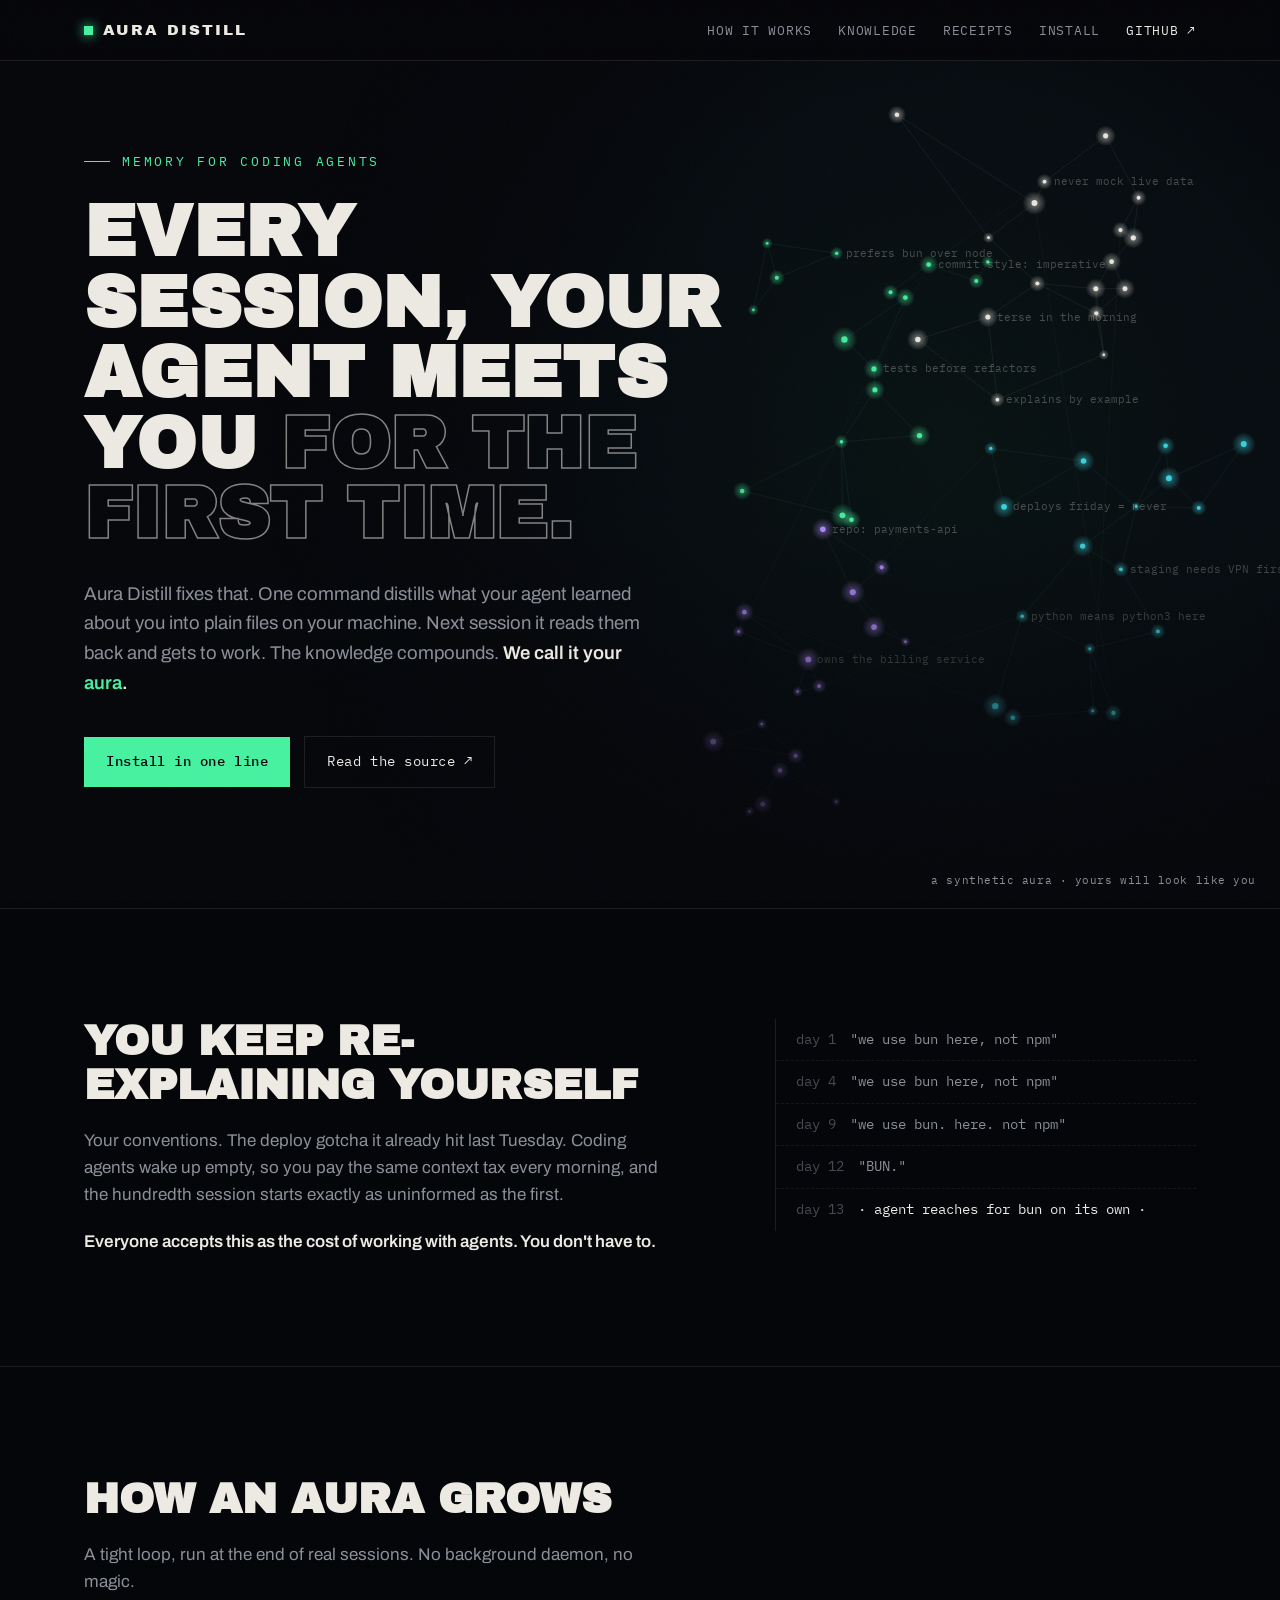
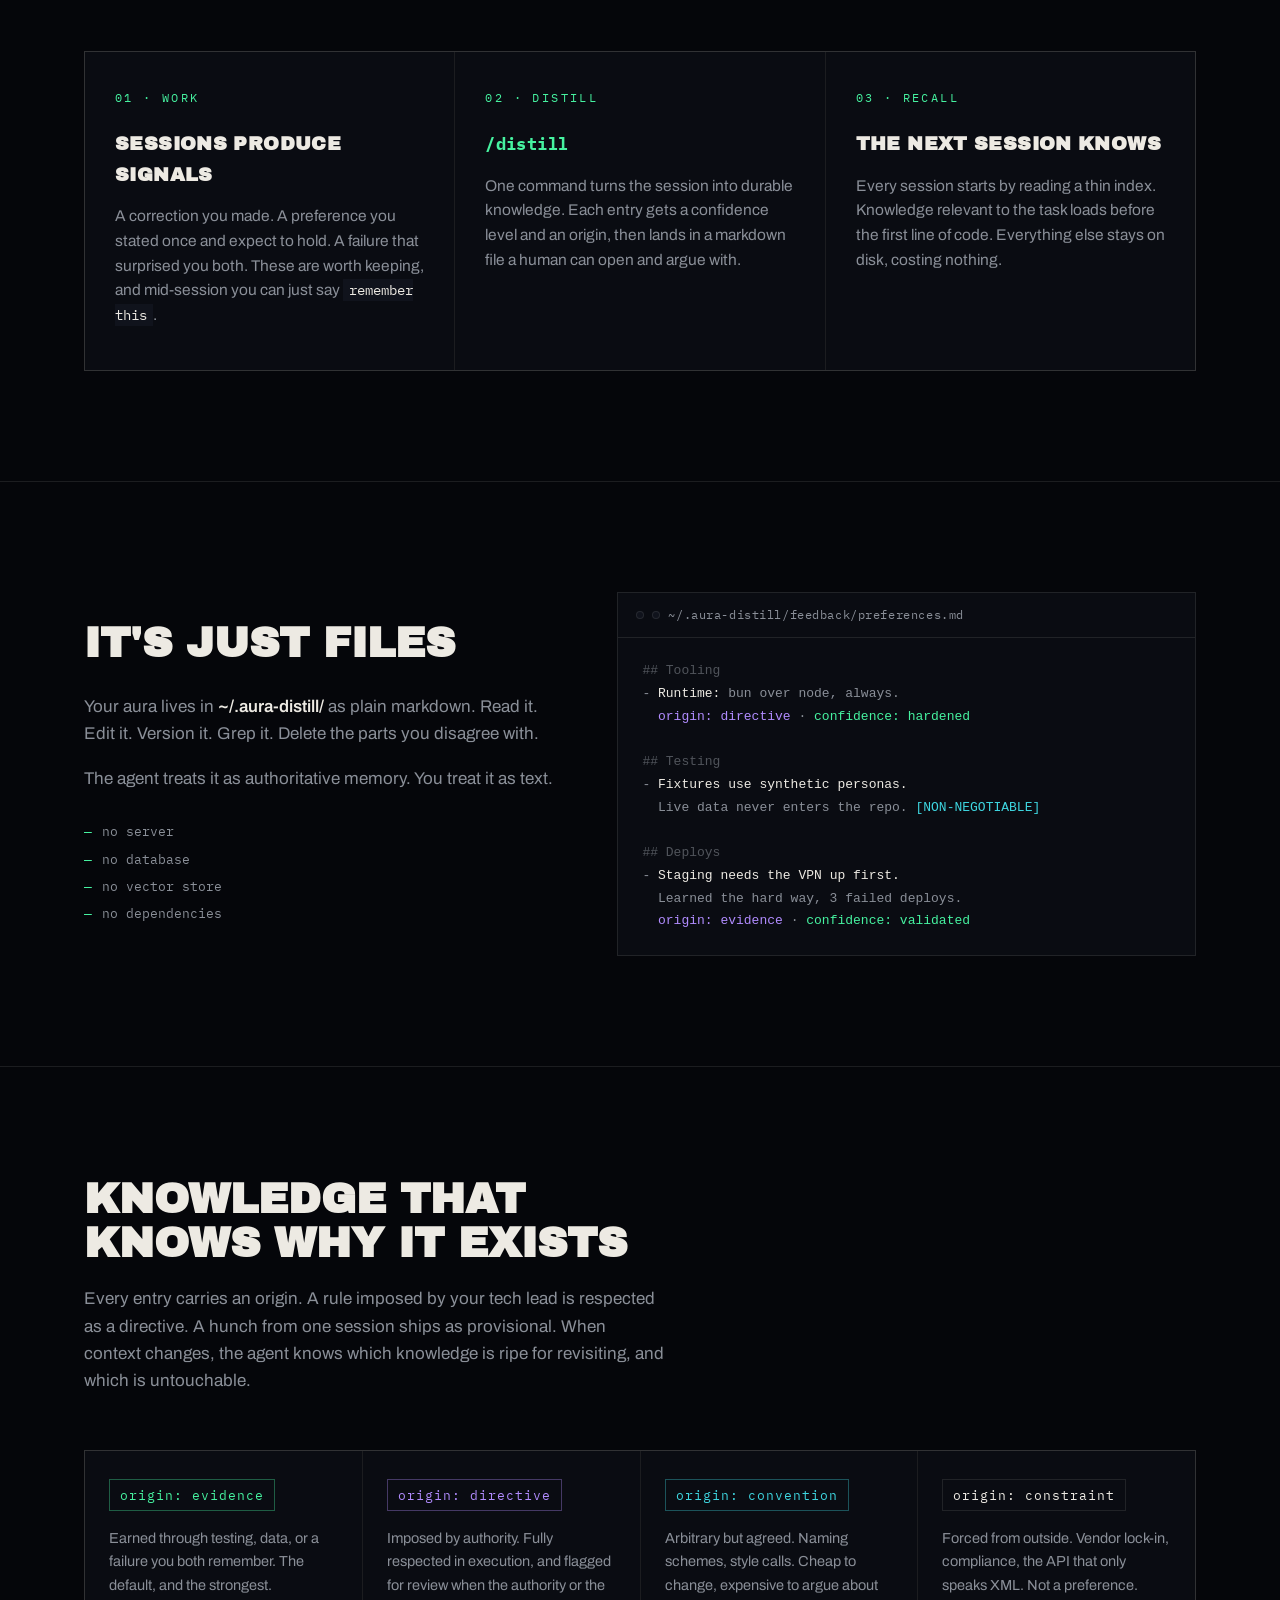
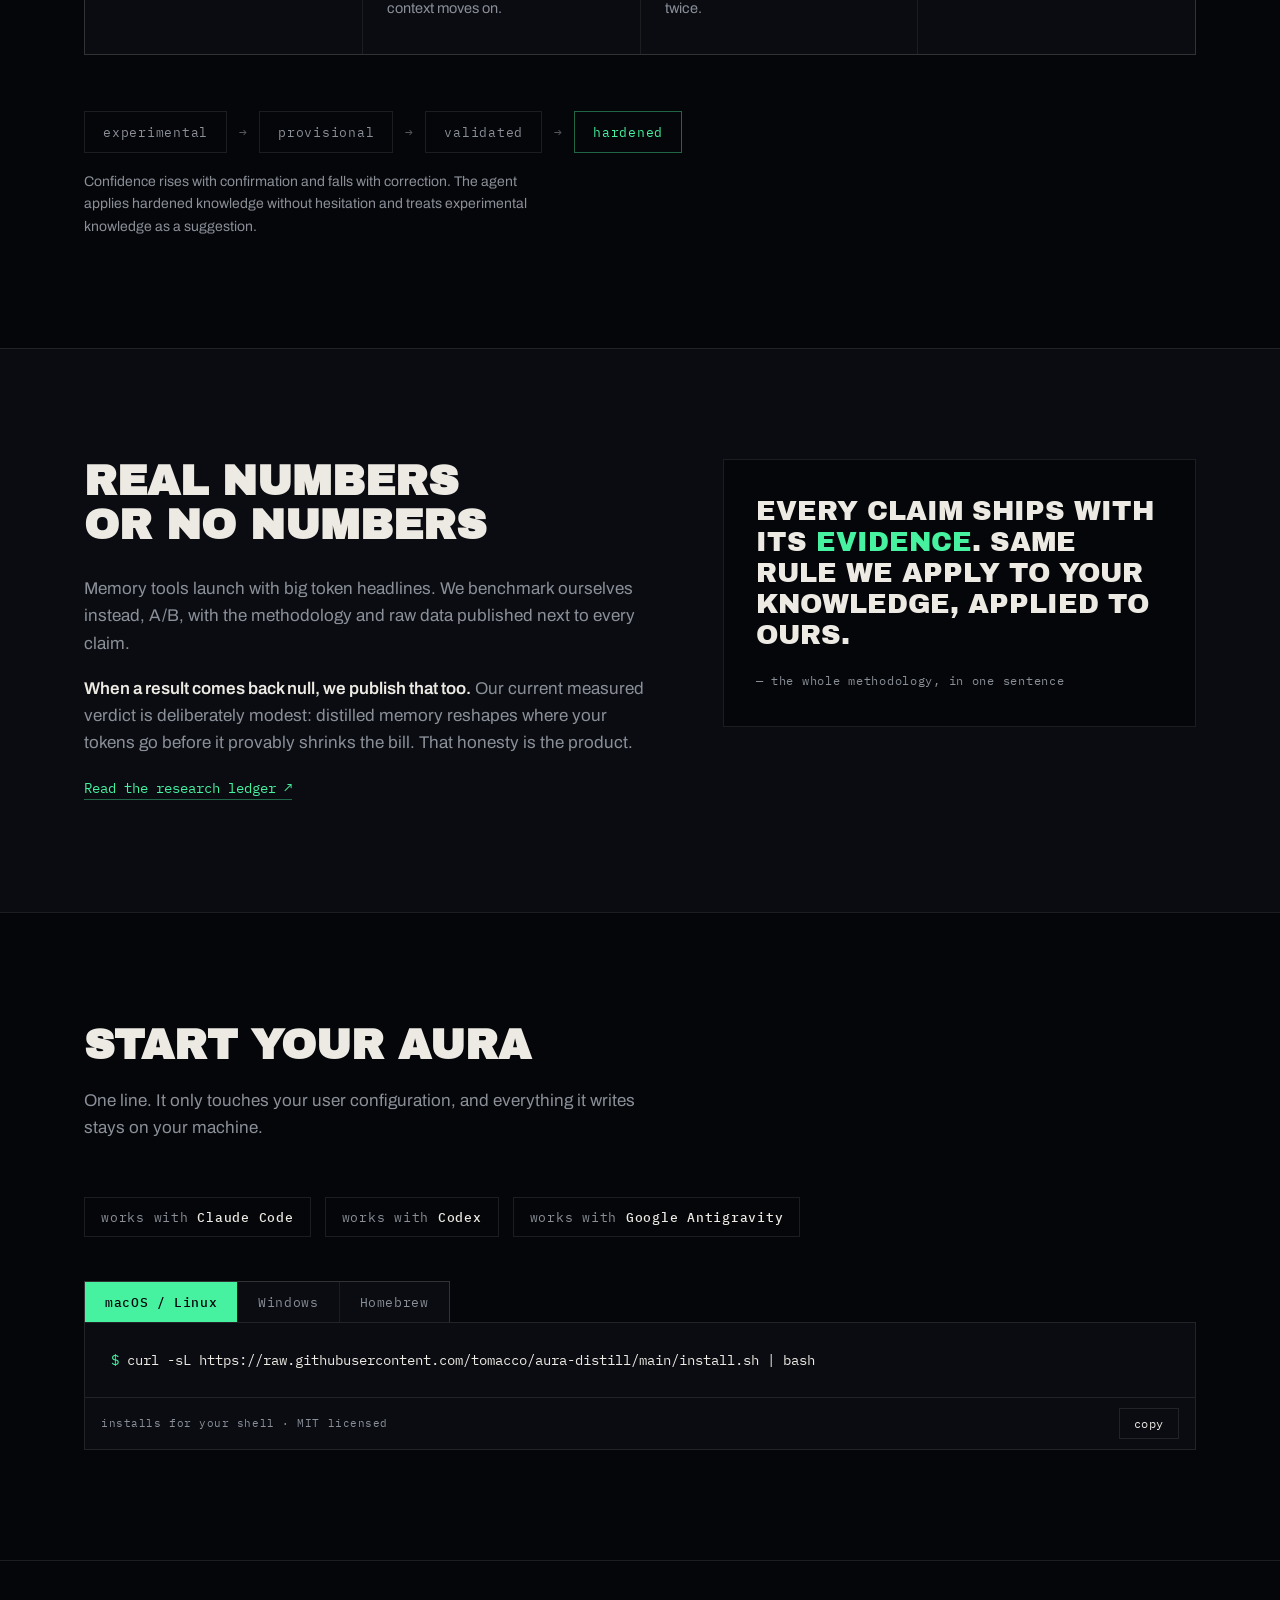
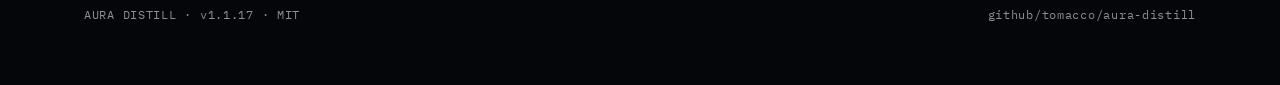
<file: docs/rebrand/index.html>
<!DOCTYPE html>
<html lang="en">
<head>
<meta charset="UTF-8">
<link rel="icon" href="../favicon.svg" type="image/svg+xml">
<title>Aura Distill</title>
<meta name="viewport" content="width=device-width, initial-scale=1">
<link rel="preconnect" href="https://fonts.gstatic.com" crossorigin>
<link rel="stylesheet" href="https://fonts.googleapis.com/css2?family=Archivo+Black&family=Archivo:wght@400;500;600&family=IBM+Plex+Mono:wght@400;500&display=swap">
<style>
  :root{
    --ink:#05060A;
    --ink-2:#0A0C12;
    --ink-3:#10131C;
    --bone:#EDEAE3;
    --dim:#8A8F98;
    --line:rgba(237,234,227,.10);
    --green:#46F2A0;
    --cyan:#3ED6E0;
    --violet:#B18CFF;
    --display:'Archivo Black', Archivo, Arial-Black, sans-serif;
    --body:'Archivo', 'Helvetica Neue', sans-serif;
    --mono:'IBM Plex Mono', Consolas, monospace;
  }
  *{box-sizing:border-box;margin:0;padding:0}
  html{scroll-behavior:smooth}
  body{
    background:var(--ink);
    color:var(--bone);
    font-family:var(--body);
    font-size:17px;
    line-height:1.6;
    -webkit-font-smoothing:antialiased;
    overflow-x:hidden;
  }
  ::selection{background:var(--green);color:var(--ink)}

  a{color:var(--bone)}
  a:focus-visible,button:focus-visible{outline:2px solid var(--green);outline-offset:3px}

  .wrap{max-width:1160px;margin:0 auto;padding:0 24px}

  /* ---------- grain ---------- */
  .grain{
    position:fixed;inset:0;pointer-events:none;z-index:50;opacity:.05;
    background-image:url("data:image/svg+xml,%3Csvg xmlns='http://www.w3.org/2000/svg' width='160' height='160'%3E%3Cfilter id='n'%3E%3CfeTurbulence type='fractalNoise' baseFrequency='0.9' numOctaves='2'/%3E%3C/filter%3E%3Crect width='160' height='160' filter='url(%23n)' opacity='0.6'/%3E%3C/svg%3E");
  }

  /* ---------- nav ---------- */
  header{
    position:sticky;top:0;z-index:40;
    background:rgba(5,6,10,.82);backdrop-filter:blur(10px);
    border-bottom:1px solid var(--line);
  }
  .nav{display:flex;align-items:center;justify-content:space-between;height:60px}
  .wordmark{
    font-family:var(--display);font-size:15px;letter-spacing:.14em;
    text-decoration:none;display:flex;align-items:center;gap:10px;
  }
  .wordmark .dot{width:9px;height:9px;background:var(--green);box-shadow:0 0 12px var(--green)}
  .nav nav{display:flex;gap:26px}
  .nav nav a{
    font-family:var(--mono);font-size:12.5px;letter-spacing:.06em;
    color:var(--dim);text-decoration:none;text-transform:uppercase;
  }
  .nav nav a:hover{color:var(--green)}
  .nav nav a.gh{color:var(--bone)}
  @media(max-width:720px){.nav nav a:not(.gh){display:none}}

  /* ---------- hero ---------- */
  .hero{position:relative;min-height:88vh;display:flex;align-items:center;overflow:hidden}
  #aura{position:absolute;inset:0;width:100%;height:100%}
  .hero-fade{
    position:absolute;inset:0;pointer-events:none;
    background:
      linear-gradient(90deg, rgba(5,6,10,.92) 0%, rgba(5,6,10,.55) 38%, rgba(5,6,10,0) 62%),
      linear-gradient(180deg, rgba(5,6,10,0) 55%, rgba(5,6,10,.95) 100%);
  }
  .hero-inner{position:relative;z-index:2;padding:90px 0 120px;max-width:640px}
  .eyebrow{
    font-family:var(--mono);font-size:12.5px;letter-spacing:.22em;text-transform:uppercase;
    color:var(--green);margin-bottom:26px;display:flex;align-items:center;gap:12px;
  }
  .eyebrow::before{content:"";width:26px;height:1px;background:var(--green)}
  h1{
    font-family:var(--display);
    font-size:clamp(38px,6vw,72px);
    line-height:.98;
    text-transform:uppercase;
    letter-spacing:.005em;
    text-wrap:balance;
  }
  h1 .ghost{color:transparent;-webkit-text-stroke:1.5px rgba(237,234,227,.55)}
  .hero-sub{
    margin-top:30px;font-size:18.5px;color:var(--dim);max-width:52ch;
  }
  .hero-sub strong{color:var(--bone);font-weight:600}
  .hero-sub em{color:var(--green);font-style:normal}
  .cta-row{margin-top:38px;display:flex;gap:14px;flex-wrap:wrap;align-items:center}
  .btn{
    font-family:var(--mono);font-size:13.5px;letter-spacing:.04em;
    text-decoration:none;padding:14px 22px;display:inline-block;
  }
  .btn-primary{background:var(--green);color:var(--ink);font-weight:500}
  .btn-primary:hover{box-shadow:0 0 26px rgba(70,242,160,.45)}
  .btn-ghost{border:1px solid var(--line);color:var(--bone)}
  .btn-ghost:hover{border-color:var(--green);color:var(--green)}
  .aura-caption{
    position:absolute;right:24px;bottom:18px;z-index:2;
    font-family:var(--mono);font-size:11px;color:var(--dim);letter-spacing:.05em;
  }

  /* ---------- sections ---------- */
  section{border-top:1px solid var(--line);padding:110px 0}
  .sec-head{margin-bottom:56px;max-width:720px}
  h2{
    font-family:var(--display);font-size:clamp(26px,3.6vw,42px);
    text-transform:uppercase;line-height:1.05;text-wrap:balance;
  }
  .sec-head p{margin-top:20px;color:var(--dim);max-width:58ch}
  .sec-head p strong{color:var(--bone);font-weight:600}

  /* problem */
  .problem-grid{display:grid;grid-template-columns:1.2fr .8fr;gap:60px;align-items:start}
  @media(max-width:860px){.problem-grid{grid-template-columns:1fr}}
  .repeat-lines{font-family:var(--mono);font-size:13.5px;color:var(--dim);border-left:1px solid var(--line)}
  .repeat-lines div{padding:10px 0 10px 20px;border-bottom:1px dashed rgba(237,234,227,.07)}
  .repeat-lines div:last-child{border-bottom:none;color:var(--bone)}
  .repeat-lines .n{color:rgba(138,143,152,.5);margin-right:14px}

  /* loop */
  .loop{display:grid;grid-template-columns:repeat(3,1fr);gap:1px;background:var(--line);border:1px solid var(--line)}
  @media(max-width:860px){.loop{grid-template-columns:1fr}}
  .loop-step{background:var(--ink-2);padding:36px 30px 42px}
  .loop-step .num{
    font-family:var(--mono);font-size:12px;color:var(--green);letter-spacing:.2em;margin-bottom:22px;
  }
  .loop-step h3{
    font-family:var(--display);font-size:19px;text-transform:uppercase;margin-bottom:14px;letter-spacing:.02em;
  }
  .loop-step h3 code{font-family:var(--mono);font-size:17px;color:var(--green);text-transform:none}
  .loop-step p{font-size:15.5px;color:var(--dim)}
  .loop-step p code{font-family:var(--mono);font-size:13.5px;color:var(--bone);background:var(--ink-3);padding:2px 6px}

  /* files */
  .files-grid{display:grid;grid-template-columns:.9fr 1.1fr;gap:60px;align-items:center}
  @media(max-width:860px){.files-grid{grid-template-columns:1fr}}
  .filecard{
    background:var(--ink-2);border:1px solid var(--line);
    font-family:var(--mono);font-size:13px;line-height:1.75;
    overflow-x:auto;
  }
  .filecard .bar{
    display:flex;gap:8px;align-items:center;padding:12px 18px;border-bottom:1px solid var(--line);
    color:var(--dim);font-size:11.5px;letter-spacing:.05em;
  }
  .filecard .bar .dot{width:8px;height:8px;border-radius:50%;background:var(--ink-3);border:1px solid var(--line)}
  .filecard pre{padding:22px 24px;white-space:pre;color:var(--dim)}
  .filecard .c-key{color:var(--bone)}
  .filecard .c-green{color:var(--green)}
  .filecard .c-cyan{color:var(--cyan)}
  .filecard .c-violet{color:var(--violet)}
  .filecard .c-faint{color:rgba(138,143,152,.55)}
  .files-copy p{color:var(--dim);margin-bottom:18px}
  .files-copy p strong{color:var(--bone);font-weight:600}
  .files-copy .no-list{font-family:var(--mono);font-size:13px;color:var(--dim);margin-top:26px;line-height:2.1}
  .files-copy .no-list span{color:var(--green);margin-right:10px}

  /* markers */
  .marker-grid{display:grid;grid-template-columns:repeat(4,1fr);gap:1px;background:var(--line);border:1px solid var(--line)}
  @media(max-width:960px){.marker-grid{grid-template-columns:repeat(2,1fr)}}
  @media(max-width:560px){.marker-grid{grid-template-columns:1fr}}
  .marker{background:var(--ink-2);padding:28px 24px 34px}
  .marker .tag{
    font-family:var(--mono);font-size:12.5px;letter-spacing:.08em;display:inline-block;
    padding:5px 10px;margin-bottom:16px;
  }
  .t-green{color:var(--green);border:1px solid rgba(70,242,160,.35)}
  .t-cyan{color:var(--cyan);border:1px solid rgba(62,214,224,.35)}
  .t-violet{color:var(--violet);border:1px solid rgba(177,140,255,.35)}
  .t-bone{color:var(--bone);border:1px solid var(--line)}
  .marker p{font-size:14.5px;color:var(--dim)}
  .conf-rail{
    margin-top:56px;display:flex;align-items:center;gap:0;font-family:var(--mono);
    font-size:12.5px;color:var(--dim);flex-wrap:wrap;
  }
  .conf-rail .stage{padding:10px 18px;border:1px solid var(--line);letter-spacing:.06em}
  .conf-rail .stage.hot{color:var(--green);border-color:rgba(70,242,160,.4)}
  .conf-rail .arrow{padding:0 12px;color:rgba(138,143,152,.6)}
  .conf-note{margin-top:18px;font-size:14px;color:var(--dim);max-width:60ch}

  /* receipts */
  .receipts{background:var(--ink-2)}
  .receipts-grid{display:grid;grid-template-columns:1.1fr .9fr;gap:60px;align-items:start}
  @media(max-width:860px){.receipts-grid{grid-template-columns:1fr}}
  .receipts p{color:var(--dim);margin-bottom:18px;max-width:56ch}
  .receipts p strong{color:var(--bone);font-weight:600}
  .ledger-link{
    font-family:var(--mono);font-size:13.5px;color:var(--green);text-decoration:none;
    border-bottom:1px solid rgba(70,242,160,.4);padding-bottom:2px;
  }
  .ledger-link:hover{border-bottom-color:var(--green)}
  .quote-card{
    border:1px solid var(--line);padding:36px 32px;background:var(--ink);
  }
  .quote-card .q{
    font-family:var(--display);font-size:clamp(20px,2.4vw,27px);
    text-transform:uppercase;line-height:1.15;
  }
  .quote-card .q em{color:var(--green);font-style:normal}
  .quote-card .attr{margin-top:20px;font-family:var(--mono);font-size:12px;color:var(--dim);letter-spacing:.06em}

  /* install */
  .install .clients{
    display:flex;gap:14px;flex-wrap:wrap;margin-bottom:44px;
  }
  .client-chip{
    font-family:var(--mono);font-size:12.5px;letter-spacing:.06em;color:var(--dim);
    border:1px solid var(--line);padding:9px 16px;
  }
  .client-chip b{color:var(--bone);font-weight:500}
  .tabs{display:flex;gap:1px;background:var(--line);border:1px solid var(--line);border-bottom:none;width:max-content;max-width:100%}
  .tab{
    font-family:var(--mono);font-size:12.5px;letter-spacing:.05em;color:var(--dim);
    background:var(--ink-2);border:none;padding:12px 20px;cursor:pointer;
  }
  .tab[aria-selected="true"]{color:var(--ink);background:var(--green);font-weight:500}
  .termcard{border:1px solid var(--line);background:var(--ink-2)}
  .termcard pre{
    padding:26px 26px;font-family:var(--mono);font-size:14px;color:var(--bone);
    overflow-x:auto;white-space:pre;
  }
  .termcard pre .prompt{color:var(--green)}
  .copy-row{display:flex;justify-content:space-between;align-items:center;border-top:1px solid var(--line);padding:10px 16px}
  .copy-row span{font-family:var(--mono);font-size:11px;color:var(--dim);letter-spacing:.05em}
  .copy-btn{
    font-family:var(--mono);font-size:11.5px;letter-spacing:.05em;background:none;border:1px solid var(--line);
    color:var(--bone);padding:7px 14px;cursor:pointer;
  }
  .copy-btn:hover{border-color:var(--green);color:var(--green)}

  /* footer */
  footer{border-top:1px solid var(--line);padding:44px 0 60px}
  .foot{display:flex;justify-content:space-between;align-items:center;gap:20px;flex-wrap:wrap}
  .foot .meta{font-family:var(--mono);font-size:12px;color:var(--dim);letter-spacing:.06em}
  .foot a{color:var(--dim);text-decoration:none;font-family:var(--mono);font-size:12px;letter-spacing:.06em}
  .foot a:hover{color:var(--green)}

  @media (prefers-reduced-motion: reduce){
    html{scroll-behavior:auto}
  }
</style>
</head>
<body>

<div class="grain"></div>

<header>
  <div class="wrap nav">
    <a class="wordmark" href="#"><span class="dot"></span>AURA&nbsp;DISTILL</a>
    <nav>
      <a href="#loop">How it works</a>
      <a href="#markers">Knowledge</a>
      <a href="#receipts">Receipts</a>
      <a href="#install">Install</a>
      <a class="gh" href="https://github.com/tomacco/aura-distill">GitHub ↗</a>
    </nav>
  </div>
</header>

<section class="hero" style="border-top:none;padding:0">
  <canvas id="aura" aria-hidden="true"></canvas>
  <div class="hero-fade"></div>
  <div class="wrap" style="width:100%">
    <div class="hero-inner">
      <div class="eyebrow">Memory for coding agents</div>
      <h1>Every session, your agent meets you <span class="ghost">for the first time.</span></h1>
      <p class="hero-sub">
        Aura Distill fixes that. One command distills what your agent learned about you
        into plain files on your machine. Next session it reads them back and gets to work.
        The knowledge compounds. <strong>We call it your <em>aura</em>.</strong>
      </p>
      <div class="cta-row">
        <a class="btn btn-primary" href="#install">Install in one line</a>
        <a class="btn btn-ghost" href="https://github.com/tomacco/aura-distill">Read the source ↗</a>
      </div>
    </div>
  </div>
  <div class="aura-caption">a synthetic aura · yours will look like you</div>
</section>

<section id="problem">
  <div class="wrap problem-grid">
    <div class="sec-head" style="margin-bottom:0">
      <h2>You keep re-explaining yourself</h2>
      <p>
        Your conventions. The deploy gotcha it already hit last Tuesday.
        Coding agents wake up empty, so you pay the same context tax every
        morning, and the hundredth session starts exactly as uninformed as the first.
      </p>
      <p><strong>Everyone accepts this as the cost of working with agents. You don't have to.</strong></p>
    </div>
    <div class="repeat-lines" aria-hidden="true">
      <div><span class="n">day 1</span>"we use bun here, not npm"</div>
      <div><span class="n">day 4</span>"we use bun here, not npm"</div>
      <div><span class="n">day 9</span>"we use bun. here. not npm"</div>
      <div><span class="n">day 12</span>"BUN."</div>
      <div><span class="n">day 13</span>· agent reaches for bun on its own ·</div>
    </div>
  </div>
</section>

<section id="loop">
  <div class="wrap">
    <div class="sec-head">
      <h2>How an aura grows</h2>
      <p>A tight loop, run at the end of real sessions. No background daemon, no magic.</p>
    </div>
    <div class="loop">
      <div class="loop-step">
        <div class="num">01 · WORK</div>
        <h3>Sessions produce signals</h3>
        <p>A correction you made. A preference you stated once and expect to hold.
           A failure that surprised you both. These are worth keeping, and mid-session
           you can just say <code>remember this</code>.</p>
      </div>
      <div class="loop-step">
        <div class="num">02 · DISTILL</div>
        <h3><code>/distill</code></h3>
        <p>One command turns the session into durable knowledge. Each entry gets a
           confidence level and an origin, then lands in a markdown file a human
           can open and argue with.</p>
      </div>
      <div class="loop-step">
        <div class="num">03 · RECALL</div>
        <h3>The next session knows</h3>
        <p>Every session starts by reading a thin index. Knowledge relevant to the
           task loads before the first line of code. Everything else stays on disk,
           costing nothing.</p>
      </div>
    </div>
  </div>
</section>

<section id="files">
  <div class="wrap files-grid">
    <div class="files-copy">
      <div class="sec-head" style="margin-bottom:28px"><h2>It's just files</h2></div>
      <p>
        Your aura lives in <strong>~/.aura-distill/</strong> as plain markdown.
        Read it. Edit it. Version it. Grep it. Delete the parts you disagree with.
      </p>
      <p>The agent treats it as authoritative memory. You treat it as text.</p>
      <div class="no-list">
        <div><span>—</span>no server</div>
        <div><span>—</span>no database</div>
        <div><span>—</span>no vector store</div>
        <div><span>—</span>no dependencies</div>
      </div>
    </div>
    <div class="filecard">
      <div class="bar"><span class="dot"></span><span class="dot"></span>~/.aura-distill/feedback/preferences.md</div>
      <pre><span class="c-faint">## Tooling</span>
- <span class="c-key">Runtime:</span> bun over node, always.
  <span class="c-violet">origin: directive</span> · <span class="c-green">confidence: hardened</span>

<span class="c-faint">## Testing</span>
- <span class="c-key">Fixtures use synthetic personas.</span>
  Live data never enters the repo. <span class="c-cyan">[NON-NEGOTIABLE]</span>

<span class="c-faint">## Deploys</span>
- <span class="c-key">Staging needs the VPN up first.</span>
  Learned the hard way, 3 failed deploys.
  <span class="c-violet">origin: evidence</span> · <span class="c-green">confidence: validated</span></pre>
    </div>
  </div>
</section>

<section id="markers">
  <div class="wrap">
    <div class="sec-head">
      <h2>Knowledge that knows why it exists</h2>
      <p>
        Every entry carries an origin. A rule imposed by your tech lead is respected
        as a directive. A hunch from one session ships as provisional. When context
        changes, the agent knows which knowledge is ripe for revisiting, and which
        is untouchable.
      </p>
    </div>
    <div class="marker-grid">
      <div class="marker">
        <span class="tag t-green">origin: evidence</span>
        <p>Earned through testing, data, or a failure you both remember. The default, and the strongest.</p>
      </div>
      <div class="marker">
        <span class="tag t-violet">origin: directive</span>
        <p>Imposed by authority. Fully respected in execution, and flagged for review when the authority or the context moves on.</p>
      </div>
      <div class="marker">
        <span class="tag t-cyan">origin: convention</span>
        <p>Arbitrary but agreed. Naming schemes, style calls. Cheap to change, expensive to argue about twice.</p>
      </div>
      <div class="marker">
        <span class="tag t-bone">origin: constraint</span>
        <p>Forced from outside. Vendor lock-in, compliance, the API that only speaks XML. Not a preference.</p>
      </div>
    </div>
    <div class="conf-rail" aria-label="confidence lifecycle">
      <span class="stage">experimental</span><span class="arrow">→</span>
      <span class="stage">provisional</span><span class="arrow">→</span>
      <span class="stage">validated</span><span class="arrow">→</span>
      <span class="stage hot">hardened</span>
    </div>
    <p class="conf-note">
      Confidence rises with confirmation and falls with correction. The agent applies
      hardened knowledge without hesitation and treats experimental knowledge as a suggestion.
    </p>
  </div>
</section>

<section id="receipts" class="receipts">
  <div class="wrap receipts-grid">
    <div>
      <div class="sec-head" style="margin-bottom:28px">
        <h2>Real numbers or no numbers</h2>
      </div>
      <p>
        Memory tools launch with big token headlines. We benchmark ourselves instead,
        A/B, with the methodology and raw data published next to every claim.
      </p>
      <p>
        <strong>When a result comes back null, we publish that too.</strong> Our current
        measured verdict is deliberately modest: distilled memory reshapes where your
        tokens go before it provably shrinks the bill. That honesty is the product.
      </p>
      <a class="ledger-link" href="https://github.com/tomacco/aura-distill">Read the research ledger ↗</a>
    </div>
    <div class="quote-card">
      <div class="q">Every claim ships with its <em>evidence</em>. Same rule we apply to your knowledge, applied to ours.</div>
      <div class="attr">— the whole methodology, in one sentence</div>
    </div>
  </div>
</section>

<section id="install" class="install">
  <div class="wrap">
    <div class="sec-head">
      <h2>Start your aura</h2>
      <p>One line. It only touches your user configuration, and everything it writes stays on your machine.</p>
    </div>
    <div class="clients">
      <span class="client-chip">works with <b>Claude Code</b></span>
      <span class="client-chip">works with <b>Codex</b></span>
      <span class="client-chip">works with <b>Google Antigravity</b></span>
    </div>
    <div class="tabs" role="tablist" aria-label="install method">
      <button class="tab" role="tab" aria-selected="true" data-t="bash">macOS / Linux</button>
      <button class="tab" role="tab" aria-selected="false" data-t="ps">Windows</button>
      <button class="tab" role="tab" aria-selected="false" data-t="brew">Homebrew</button>
    </div>
    <div class="termcard">
      <pre id="install-cmd"><span class="prompt">$</span> curl -sL https://raw.githubusercontent.com/tomacco/aura-distill/main/install.sh | bash</pre>
      <div class="copy-row">
        <span id="install-note">installs for your shell · MIT licensed</span>
        <button class="copy-btn" id="copy-install">copy</button>
      </div>
    </div>
  </div>
</section>

<footer>
  <div class="wrap foot">
    <span class="meta">AURA DISTILL · v1.1.17 · MIT</span>
    <div style="display:flex;gap:24px">
      <a href="https://github.com/tomacco/aura-distill">github/tomacco/aura-distill</a>
    </div>
  </div>
</footer>

<script>
// ---------- install tabs ----------
const CMDS = {
  bash: {html:'<span class="prompt">$</span> curl -sL https://raw.githubusercontent.com/tomacco/aura-distill/main/install.sh | bash',
         raw:'curl -sL https://raw.githubusercontent.com/tomacco/aura-distill/main/install.sh | bash'},
  ps:   {html:'<span class="prompt">PS&gt;</span> irm https://raw.githubusercontent.com/tomacco/aura-distill/main/install.ps1 | iex',
         raw:'irm https://raw.githubusercontent.com/tomacco/aura-distill/main/install.ps1 | iex'},
  brew: {html:'<span class="prompt">$</span> brew install tomacco/aura-distill/aura-distill && aura-distill install',
         raw:'brew install tomacco/aura-distill/aura-distill && aura-distill install'}
};
let currentCmd = CMDS.bash.raw;
document.querySelectorAll('.tab').forEach(t=>{
  t.addEventListener('click',()=>{
    document.querySelectorAll('.tab').forEach(x=>x.setAttribute('aria-selected','false'));
    t.setAttribute('aria-selected','true');
    const c = CMDS[t.dataset.t];
    document.getElementById('install-cmd').innerHTML = c.html;
    currentCmd = c.raw;
  });
});
document.getElementById('copy-install').addEventListener('click',async e=>{
  try{ await navigator.clipboard.writeText(currentCmd);
       e.target.textContent='copied'; setTimeout(()=>e.target.textContent='copy',1600);
  }catch(_){ e.target.textContent='select + ctrl-c'; setTimeout(()=>e.target.textContent='copy',2000); }
});

// ---------- the aura ----------
(function(){
  const canvas = document.getElementById('aura');
  const ctx = canvas.getContext('2d');
  const reduced = matchMedia('(prefers-reduced-motion: reduce)').matches;

  const CLUSTERS = [
    {name:'craft',    color:[70,242,160],  cx:.68, cy:.38},
    {name:'ops',      color:[62,214,224],  cx:.88, cy:.62},
    {name:'projects', color:[177,140,255], cx:.60, cy:.72},
    {name:'profile',  color:[237,234,227], cx:.80, cy:.24}
  ];
  const LABELS = [
    [0,'prefers bun over node'],[0,'commit style: imperative'],[0,'tests before refactors'],
    [1,'staging needs VPN first'],[1,'deploys friday = never'],[1,'python means python3 here'],
    [2,'repo: payments-api'],[2,'owns the billing service'],
    [3,'terse in the morning'],[3,'never mock live data'],[3,'explains by example']
  ];

  let W,H,DPR,nodes=[],edges=[];
  function rand(a,b){return a+Math.random()*(b-a)}

  function build(){
    DPR = Math.min(devicePixelRatio||1,2);
    W = canvas.clientWidth; H = canvas.clientHeight;
    canvas.width = W*DPR; canvas.height = H*DPR;
    ctx.setTransform(DPR,0,0,DPR,0,0);
    nodes=[];edges=[];
    const mobile = W < 760;
    const perCluster = mobile ? 10 : 17;
    CLUSTERS.forEach((c,ci)=>{
      const cx = (mobile? .5 + (c.cx-.74)*.9 : c.cx)*W;
      const cy = c.cy*H;
      const spread = Math.min(W,H)* (mobile? .22 : .17);
      for(let i=0;i<perCluster;i++){
        nodes.push({
          c:ci, ax:cx+rand(-spread,spread), ay:cy+rand(-spread,spread),
          r:rand(1.2,3.2), ph:rand(0,Math.PI*2), sp:rand(.15,.5), orb:rand(4,16),
          flare:0, label:null
        });
      }
    });
    // attach labels to the biggest node of each mention
    LABELS.forEach(([ci,text])=>{
      const cand = nodes.filter(n=>n.c===ci && !n.label);
      if(cand.length) cand[Math.floor(Math.random()*cand.length)].label = text;
    });
    // intra-cluster edges: 2 nearest neighbours
    nodes.forEach((n,i)=>{
      const near = nodes.map((m,j)=>({j,d:(n.ax-m.ax)**2+(n.ay-m.ay)**2,c:m.c}))
        .filter(o=>o.j!==i && o.c===n.c).sort((a,b)=>a.d-b.d).slice(0,2);
      near.forEach(o=>{ if(!edges.some(e=>(e.a===o.j&&e.b===i))) edges.push({a:i,b:o.j}); });
    });
    // a few cross-cluster bridges
    for(let k=0;k<7;k++){
      const a=Math.floor(Math.random()*nodes.length);
      let b=Math.floor(Math.random()*nodes.length);
      if(nodes[a].c!==nodes[b].c) edges.push({a,b,bridge:true});
    }
  }

  let mouse={x:-999,y:-999};
  canvas.parentElement.addEventListener('mousemove',e=>{
    const r=canvas.getBoundingClientRect(); mouse.x=e.clientX-r.left; mouse.y=e.clientY-r.top;
  });

  let t=0, lastFlare=0;
  function pos(n){
    return reduced ? {x:n.ax,y:n.ay}
      : {x:n.ax + Math.cos(t*n.sp+n.ph)*n.orb, y:n.ay + Math.sin(t*n.sp*.8+n.ph)*n.orb};
  }

  function frame(now){
    t = now/1000;
    ctx.clearRect(0,0,W,H);

    // ambient plasma wash
    const g = ctx.createRadialGradient(W*.74,H*.45,0,W*.74,H*.45,Math.max(W,H)*.55);
    g.addColorStop(0,'rgba(70,242,160,0.055)');
    g.addColorStop(.5,'rgba(62,214,224,0.03)');
    g.addColorStop(1,'rgba(5,6,10,0)');
    ctx.fillStyle=g; ctx.fillRect(0,0,W,H);

    // occasional flare = "learning"
    if(!reduced && t-lastFlare>2.8){
      lastFlare=t;
      nodes[Math.floor(Math.random()*nodes.length)].flare=1;
    }

    const P = nodes.map(pos);

    edges.forEach(e=>{
      const a=P[e.a],b=P[e.b];
      const fl=Math.max(nodes[e.a].flare,nodes[e.b].flare);
      const col=CLUSTERS[nodes[e.a].c].color;
      ctx.strokeStyle = e.bridge
        ? `rgba(237,234,227,${.04+fl*.25})`
        : `rgba(${col[0]},${col[1]},${col[2]},${.09+fl*.5})`;
      ctx.lineWidth = .7+fl*.8;
      ctx.beginPath();ctx.moveTo(a.x,a.y);ctx.lineTo(b.x,b.y);ctx.stroke();
    });

    let hover=null,hd=3600;
    nodes.forEach((n,i)=>{
      const p=P[i], col=CLUSTERS[n.c].color;
      if(n.flare>0) n.flare=Math.max(0,n.flare-.012);
      const glow = n.r*(4+n.flare*10);
      const rg=ctx.createRadialGradient(p.x,p.y,0,p.x,p.y,glow);
      rg.addColorStop(0,`rgba(${col[0]},${col[1]},${col[2]},${.5+n.flare*.5})`);
      rg.addColorStop(1,`rgba(${col[0]},${col[1]},${col[2]},0)`);
      ctx.fillStyle=rg;
      ctx.beginPath();ctx.arc(p.x,p.y,glow,0,7);ctx.fill();
      ctx.fillStyle=`rgba(${col[0]},${col[1]},${col[2]},.95)`;
      ctx.beginPath();ctx.arc(p.x,p.y,n.r,0,7);ctx.fill();
      const d=(mouse.x-p.x)**2+(mouse.y-p.y)**2;
      if(n.label && d<hd){hd=d;hover={n,p};}
    });

    // labels
    ctx.font='10.5px "IBM Plex Mono", monospace';
    nodes.forEach((n,i)=>{
      if(!n.label) return;
      const p=P[i];
      const hot = hover && hover.n===n;
      ctx.fillStyle = hot? 'rgba(237,234,227,.95)' : `rgba(237,234,227,${.28+n.flare*.5})`;
      ctx.fillText(n.label, p.x+9, p.y+3.5);
    });

    if(!reduced) requestAnimationFrame(frame);
  }

  function start(){ build(); if(reduced){ frame(0); } else requestAnimationFrame(frame); }
  addEventListener('resize',()=>{ build(); if(reduced) frame(0); });
  if(document.fonts && document.fonts.ready){ document.fonts.ready.then(start); } else start();
})();
</script>
</body>
</html>
</file>
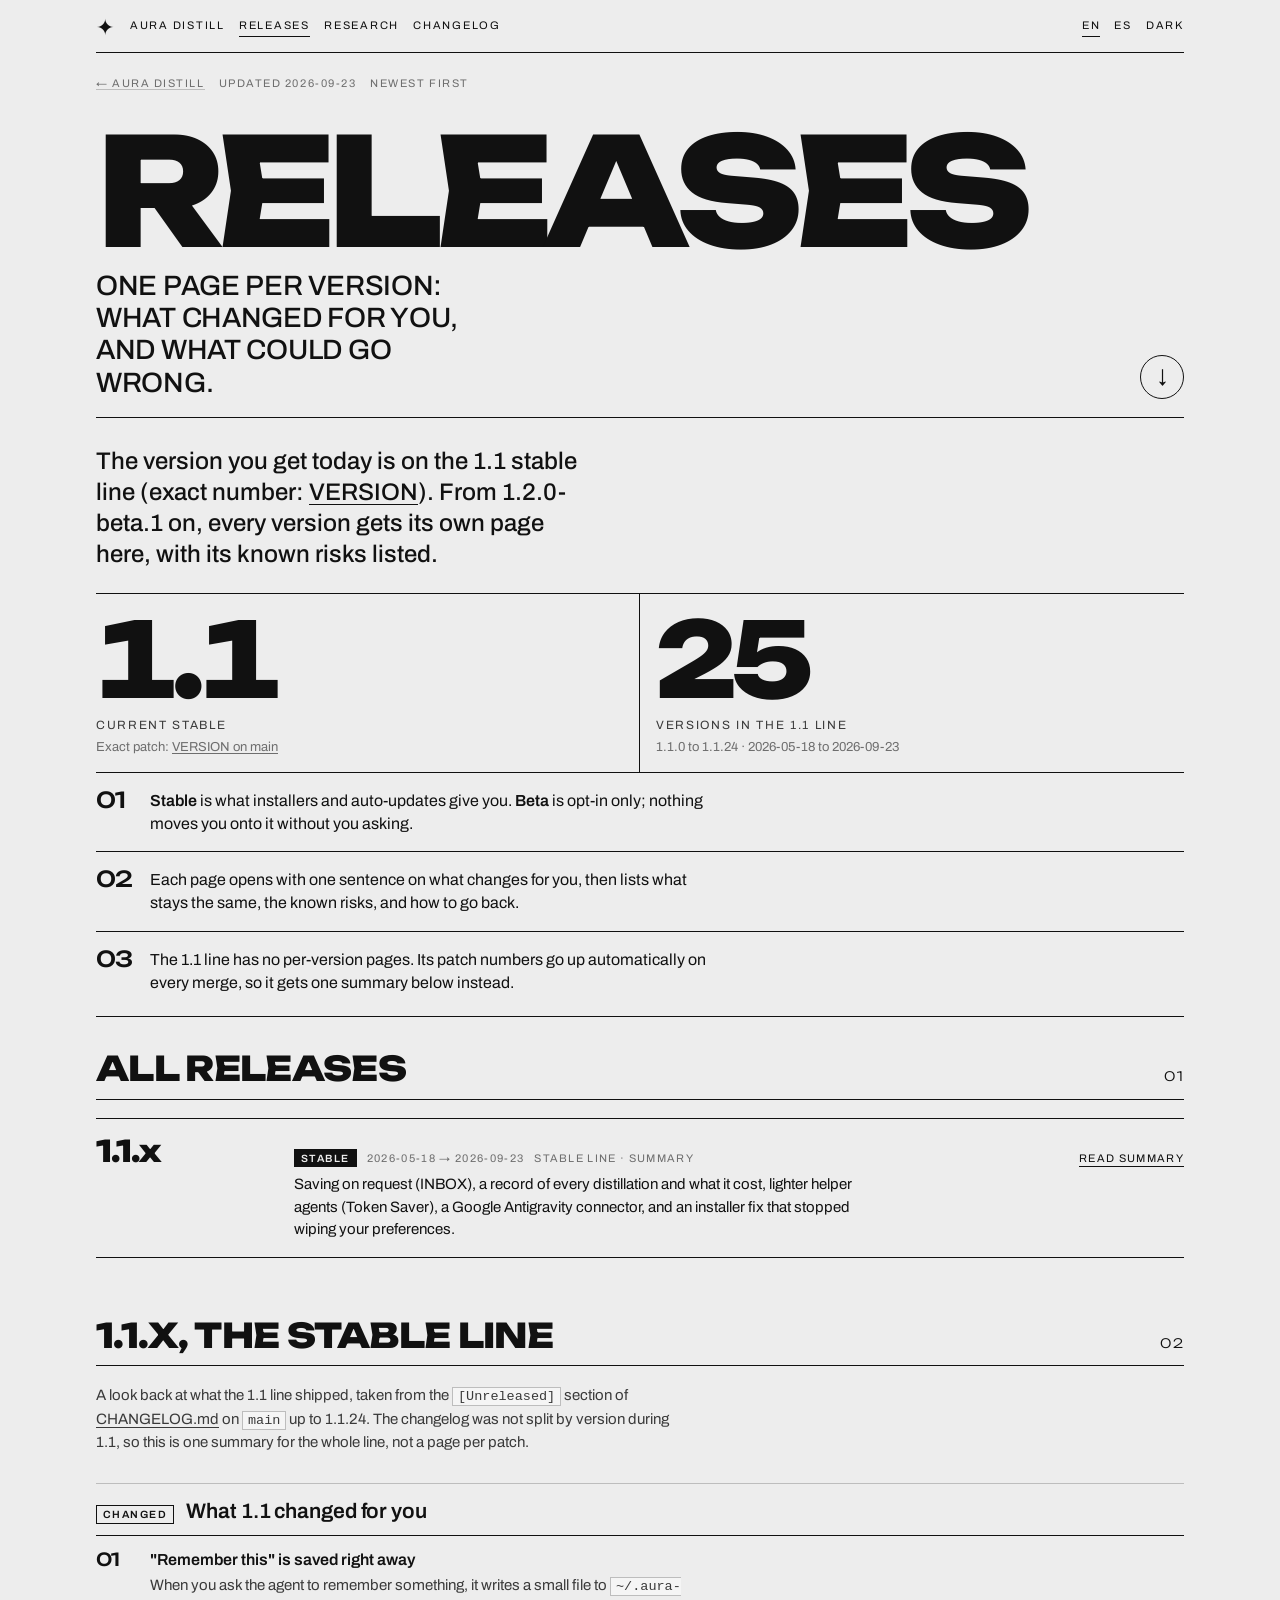
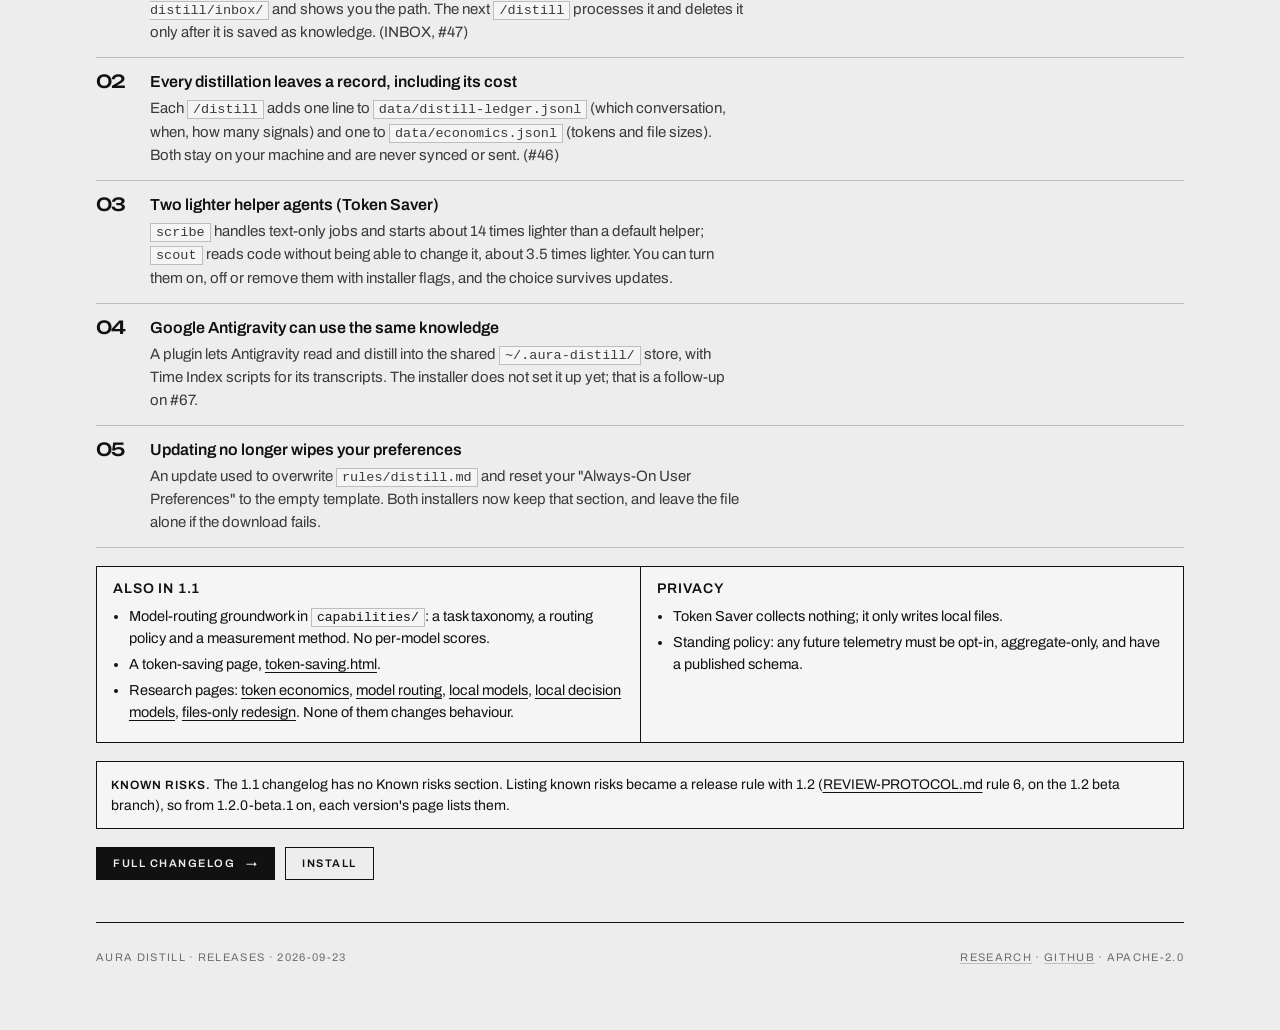
<file: docs/releases/index.html>
<!doctype html>
<html lang="en" data-title-en="Releases — Aura Distill" data-title-es="Versiones — Aura Distill">
<head>
<meta charset="utf-8">
<meta name="viewport" content="width=device-width,initial-scale=1">
<title>Releases — Aura Distill</title>
<meta name="description" content="Every Aura Distill version, newest first: what changed for you, which channel it ships on, and what risks it carries.">
<meta property="og:title" content="Aura Distill releases">
<meta property="og:description" content="Every version, newest first, with what changed for you and the risks it ships with.">
<meta property="og:type" content="website">
<meta property="og:url" content="https://tomacco.github.io/aura-distill/releases/">
<link rel="icon" href="../favicon.svg" type="image/svg+xml">
<link rel="preconnect" href="https://fonts.googleapis.com">
<link rel="preconnect" href="https://fonts.gstatic.com" crossorigin>
<link href="https://fonts.googleapis.com/css2?family=Unbounded:wght@300;500;800&family=Archivo:ital,wght@0,400;0,500;0,600;1,400&display=swap" rel="stylesheet">
<link rel="stylesheet" href="../assets/ne-editorial.css">
<link rel="stylesheet" href="releases.css">
<script>
(function(){
  var d = document.documentElement, lang = null, theme = null;
  try { lang = localStorage.getItem('ne-lang'); theme = localStorage.getItem('ne-theme'); } catch(e){}
  var q = (location.search.match(/[?&]lang=(en|es)\b/) || [])[1];
  if (q) lang = q;
  if (lang !== 'en' && lang !== 'es') lang = ((navigator.language || '').toLowerCase().indexOf('es') === 0) ? 'es' : 'en';
  d.lang = lang;
  if (theme === 'dark' || theme === 'light') d.setAttribute('data-theme', theme);
})();
</script>
</head>
<body>
<div class="ne-page">
  <header class="ne-top">
    <div class="ne-l"><span class="ne-star" aria-hidden="true">✦</span><a href="../">Aura Distill</a>
      <nav class="ne-nav" aria-label="Site">
        <a href="./" aria-current="page"><span data-lang="en">Releases</span><span data-lang="es">Versiones</span></a>
        <a href="../research/"><span data-lang="en">Research</span><span data-lang="es">Investigación</span></a>
        <a href="https://github.com/tomacco/aura-distill/blob/main/CHANGELOG.md">Changelog</a>
      </nav>
    </div>
    <div class="ne-r">
      <button id="lang-en" type="button" aria-pressed="true">EN</button><button id="lang-es" type="button" aria-pressed="false">ES</button>
      <button id="theme" type="button">dark</button>
    </div>
  </header>
  <nav class="ne-nav-m" aria-label="Site">
    <a href="../research/"><span data-lang="en">Research</span><span data-lang="es">Investigación</span></a>
    <a href="https://github.com/tomacco/aura-distill/blob/main/CHANGELOG.md">Changelog</a>
  </nav>

  <div class="ne-kicker">
    <span><a href="../">← Aura Distill</a></span>
    <span data-lang="en">Updated 2026-09-23</span><span data-lang="es">Actualizado el 23-09-2026</span>
    <span data-lang="en">Newest first</span><span data-lang="es">La más reciente primero</span>
  </div>
  <div class="ne-wordmark ne-reveal"><span data-lang="en">Releases</span><span data-lang="es">Versiones</span></div>
  <div class="ne-tag ne-reveal ne-reveal--2">
    <h1><span data-lang="en">One page per version: what changed for you, and what could go wrong.</span><span data-lang="es">Una página por versión: qué cambia para ti y qué podría fallar.</span></h1>
    <a class="ne-arrow" href="#list" aria-label="Skip to the list">↓</a>
  </div>

  <div class="ne-answer">
    <p class="ne-lead" data-lang="en">The version you get today is on the 1.1 stable line (exact number: <a href="https://github.com/tomacco/aura-distill/blob/main/VERSION">VERSION</a>). From 1.2.0-beta.1 on, every version gets its own page here, with its known risks listed.</p>
    <p class="ne-lead" data-lang="es">La versión que instalas hoy es de la línea estable 1.1 (número exacto: <a href="https://github.com/tomacco/aura-distill/blob/main/VERSION">VERSION</a>). A partir de 1.2.0-beta.1, cada versión tendrá aquí su propia página, con sus riesgos conocidos.</p>
    <div class="ne-stats">
      <div class="ne-stat"><div class="ne-big ne-num-tab">1.1</div><div class="ne-lab"><span data-lang="en">Current stable</span><span data-lang="es">Estable actual</span></div><div class="ne-sub"><span data-lang="en">Exact patch: <a href="https://github.com/tomacco/aura-distill/blob/main/VERSION">VERSION on main</a></span><span data-lang="es">Parche exacto: <a href="https://github.com/tomacco/aura-distill/blob/main/VERSION">VERSION en main</a></span></div></div>
      <div class="ne-stat"><div class="ne-big ne-num-tab">25</div><div class="ne-lab"><span data-lang="en">Versions in the 1.1 line</span><span data-lang="es">Versiones en la línea 1.1</span></div><div class="ne-sub"><span data-lang="en">1.1.0 to 1.1.24 · 2026-05-18 to 2026-09-23</span><span data-lang="es">1.1.0 a 1.1.24 · 18-05-2026 a 23-09-2026</span></div></div>
    </div>
    <ul class="ne-takeaways">
      <li><b>01</b><p data-lang="en"><b>Stable</b> is what installers and auto-updates give you. <b>Beta</b> is opt-in only; nothing moves you onto it without you asking.</p><p data-lang="es"><b>Estable</b> es lo que te dan el instalador y las actualizaciones automáticas. <b>Beta</b> solo se instala si lo pides; nada te cambia a ella sin tu permiso.</p></li>
      <li><b>02</b><p data-lang="en">Each page opens with one sentence on what changes for you, then lists what stays the same, the known risks, and how to go back.</p><p data-lang="es">Cada página empieza con una frase sobre qué cambia para ti y después indica qué sigue igual, los riesgos conocidos y cómo volver atrás.</p></li>
      <li><b>03</b><p data-lang="en">The 1.1 line has no per-version pages. Its patch numbers go up automatically on every merge, so it gets one summary below instead.</p><p data-lang="es">La línea 1.1 no tiene páginas por versión. Su número de parche sube solo con cada merge, así que abajo tiene un único resumen.</p></li>
    </ul>
  </div>

  <!-- 01 LIST -->
  <section class="ne-section" id="list">
    <div class="ne-sec"><h2><span data-lang="en">All releases</span><span data-lang="es">Todas las versiones</span></h2><span class="ne-idx">01</span></div>
    <!-- RELEASE LIST: newest first. One <li> per release; copy the pattern below.
         Channel badge: stable = <span class="ne-badge">stable</span>,
                        beta   = <span class="ne-badge ne-badge--outline">beta</span>. -->
    <ul class="rl">
      <li>
        <div class="rl-v"><a href="#line-1-1">1.1.x</a></div>
        <div>
          <div class="rl-meta"><span class="ne-badge"><span data-lang="en">stable</span><span data-lang="es">estable</span></span><span class="ne-nw">2026-05-18 → 2026-09-23</span><span data-lang="en">Stable line · summary</span><span data-lang="es">Línea estable · resumen</span></div>
          <p class="rl-sum" data-lang="en">Saving on request (INBOX), a record of every distillation and what it cost, lighter helper agents (Token Saver), a Google Antigravity connector, and an installer fix that stopped wiping your preferences.</p>
          <p class="rl-sum" data-lang="es">Guardar cuando lo pides (INBOX), un registro de cada destilación y de su coste, agentes auxiliares más ligeros (Token Saver), un conector para Google Antigravity y un arreglo del instalador, que antes borraba tus preferencias.</p>
        </div>
        <a class="ne-link rl-go" href="#line-1-1"><span data-lang="en">Read summary</span><span data-lang="es">Leer resumen</span></a>
      </li>
    </ul>
  </section>

  <!-- 02 THE 1.1 LINE -->
  <section class="ne-section" id="line-1-1">
    <div class="ne-sec"><h2><span data-lang="en">1.1.x, the stable line</span><span data-lang="es">1.1.x, la línea estable</span></h2><span class="ne-idx">02</span></div>
    <p class="ne-intro" data-lang="en">A look back at what the 1.1 line shipped, taken from the <code>[Unreleased]</code> section of <a href="https://github.com/tomacco/aura-distill/blob/main/CHANGELOG.md">CHANGELOG.md</a> on <code>main</code> up to 1.1.24. The changelog was not split by version during 1.1, so this is one summary for the whole line, not a page per patch.</p>
    <p class="ne-intro" data-lang="es">Un repaso de lo que trajo la línea 1.1, tomado de la sección <code>[Unreleased]</code> de <a href="https://github.com/tomacco/aura-distill/blob/main/CHANGELOG.md">CHANGELOG.md</a> en <code>main</code> en la 1.1.24. Durante la 1.1 el changelog no se separó por versión, así que es un solo resumen para toda la línea, no una página por parche.</p>

    <div class="ne-subhead"><span class="ne-badge ne-badge--outline"><span data-lang="en">Changed</span><span data-lang="es">Cambios</span></span><h3><span data-lang="en">What 1.1 changed for you</span><span data-lang="es">Qué cambió para ti con la 1.1</span></h3></div>
    <ol class="ne-steps">
      <li><b>01</b><div><h4><span data-lang="en">"Remember this" is saved right away</span><span data-lang="es">"Recuerda esto" se guarda en el momento</span></h4>
        <p data-lang="en">When you ask the agent to remember something, it writes a small file to <code>~/.aura-distill/inbox/</code> and shows you the path. The next <code>/distill</code> processes it and deletes it only after it is saved as knowledge. (INBOX, #47)</p>
        <p data-lang="es">Cuando le pides al agente que recuerde algo, escribe un archivo pequeño en <code>~/.aura-distill/inbox/</code> y te muestra la ruta. El siguiente <code>/distill</code> lo procesa y lo borra solo después de guardarlo como conocimiento. (INBOX, #47)</p></div></li>
      <li><b>02</b><div><h4><span data-lang="en">Every distillation leaves a record, including its cost</span><span data-lang="es">Cada destilación deja un registro, con su coste</span></h4>
        <p data-lang="en">Each <code>/distill</code> adds one line to <code>data/distill-ledger.jsonl</code> (which conversation, when, how many signals) and one to <code>data/economics.jsonl</code> (tokens and file sizes). Both stay on your machine and are never synced or sent. (#46)</p>
        <p data-lang="es">Cada <code>/distill</code> añade una línea a <code>data/distill-ledger.jsonl</code> (qué conversación, cuándo, cuántas señales) y otra a <code>data/economics.jsonl</code> (tokens y tamaños de archivo). Los dos se quedan en tu equipo y nunca se sincronizan ni se envían. (#46)</p></div></li>
      <li><b>03</b><div><h4><span data-lang="en">Two lighter helper agents (Token Saver)</span><span data-lang="es">Dos agentes auxiliares más ligeros (Token Saver)</span></h4>
        <p data-lang="en"><code>scribe</code> handles text-only jobs and starts about 14 times lighter than a default helper; <code>scout</code> reads code without being able to change it, about 3.5 times lighter. You can turn them on, off or remove them with installer flags, and the choice survives updates.</p>
        <p data-lang="es"><code>scribe</code> hace trabajos solo de texto y arranca unas 14 veces más ligero que un agente auxiliar normal; <code>scout</code> lee código sin poder cambiarlo, unas 3,5 veces más ligero. Puedes activarlos, desactivarlos o quitarlos con opciones del instalador, y la elección se mantiene al actualizar.</p></div></li>
      <li><b>04</b><div><h4><span data-lang="en">Google Antigravity can use the same knowledge</span><span data-lang="es">Google Antigravity puede usar el mismo conocimiento</span></h4>
        <p data-lang="en">A plugin lets Antigravity read and distill into the shared <code>~/.aura-distill/</code> store, with Time Index scripts for its transcripts. The installer does not set it up yet; that is a follow-up on #67.</p>
        <p data-lang="es">Un plugin permite que Antigravity lea y destile en el almacén compartido <code>~/.aura-distill/</code>, con scripts de Time Index para sus transcripciones. El instalador todavía no lo configura; eso queda pendiente en #67.</p></div></li>
      <li><b>05</b><div><h4><span data-lang="en">Updating no longer wipes your preferences</span><span data-lang="es">Actualizar ya no borra tus preferencias</span></h4>
        <p data-lang="en">An update used to overwrite <code>rules/distill.md</code> and reset your "Always-On User Preferences" to the empty template. Both installers now keep that section, and leave the file alone if the download fails.</p>
        <p data-lang="es">Antes, una actualización sobrescribía <code>rules/distill.md</code> y dejaba tus "Always-On User Preferences" como la plantilla vacía. Ahora los dos instaladores conservan esa sección y no tocan el archivo si la descarga falla.</p></div></li>
    </ol>

    <div class="ne-pair">
      <div>
        <h3><span data-lang="en">Also in 1.1</span><span data-lang="es">También en la 1.1</span></h3>
        <ul data-lang="en">
          <li>Model-routing groundwork in <code>capabilities/</code>: a task taxonomy, a routing policy and a measurement method. No per-model scores.</li>
          <li>A token-saving page, <a href="../token-saving.html">token-saving.html</a>.</li>
          <li>Research pages: <a href="../research/token-economics.html">token economics</a>, <a href="../research/model-routing.html">model routing</a>, <a href="../research/local-models.html">local models</a>, <a href="../research/local-decision-models.html">local decision models</a>, <a href="../research/files-only-redesign.html">files-only redesign</a>. None of them changes behaviour.</li>
        </ul>
        <ul data-lang="es">
          <li>Base para elegir modelo según la tarea, en <code>capabilities/</code>: una clasificación de tareas, una política de elección y un método de medición. Sin puntuaciones por modelo.</li>
          <li>Una página sobre ahorro de tokens, <a href="../token-saving.html">token-saving.html</a>.</li>
          <li>Páginas de investigación: <a href="../research/token-economics.html">economía de tokens</a>, <a href="../research/model-routing.html">elección de modelo</a>, <a href="../research/local-models.html">modelos locales</a>, <a href="../research/local-decision-models.html">modelos locales de decisión</a>, <a href="../research/files-only-redesign.html">rediseño solo con archivos</a>. Ninguna cambia el comportamiento.</li>
        </ul>
      </div>
      <div>
        <h3><span data-lang="en">Privacy</span><span data-lang="es">Privacidad</span></h3>
        <ul data-lang="en">
          <li>Token Saver collects nothing; it only writes local files.</li>
          <li>Standing policy: any future telemetry must be opt-in, aggregate-only, and have a published schema.</li>
        </ul>
        <ul data-lang="es">
          <li>Token Saver no recoge nada; solo escribe archivos locales.</li>
          <li>Política vigente: cualquier telemetría futura tendrá que ser opcional, solo con datos agregados y con un esquema publicado.</li>
        </ul>
      </div>
    </div>

    <div class="ne-note"><b data-lang="en">Known risks.</b><b data-lang="es">Riesgos conocidos.</b> <span data-lang="en">The 1.1 changelog has no Known risks section. Listing known risks became a release rule with 1.2 (<a href="https://github.com/tomacco/aura-distill/blob/beta/1.2/REVIEW-PROTOCOL.md">REVIEW-PROTOCOL.md</a> rule 6, on the 1.2 beta branch), so from 1.2.0-beta.1 on, each version's page lists them.</span><span data-lang="es">El changelog de la 1.1 no tiene sección de riesgos conocidos. Listarlos pasó a ser una regla de publicación con la 1.2 (regla 6 de <a href="https://github.com/tomacco/aura-distill/blob/beta/1.2/REVIEW-PROTOCOL.md">REVIEW-PROTOCOL.md</a>, en la rama beta 1.2), así que desde 1.2.0-beta.1 la página de cada versión los incluye.</span></div>

    <div class="ne-actions">
      <a class="ne-btn ne-btn--solid" href="https://github.com/tomacco/aura-distill/blob/main/CHANGELOG.md"><span data-lang="en">Full changelog</span><span data-lang="es">Changelog completo</span> →</a>
      <a class="ne-btn" href="../"><span data-lang="en">Install</span><span data-lang="es">Instalar</span></a>
    </div>
  </section>

  <footer class="ne-footer"><span>Aura Distill · <span data-lang="en">releases</span><span data-lang="es">versiones</span> · 2026-09-23</span><span><a href="../research/"><span data-lang="en">research</span><span data-lang="es">investigación</span></a> · <a href="https://github.com/tomacco/aura-distill">github</a> · Apache-2.0</span></footer>
</div>
<script src="releases.js"></script>
</body>
</html>
</file>
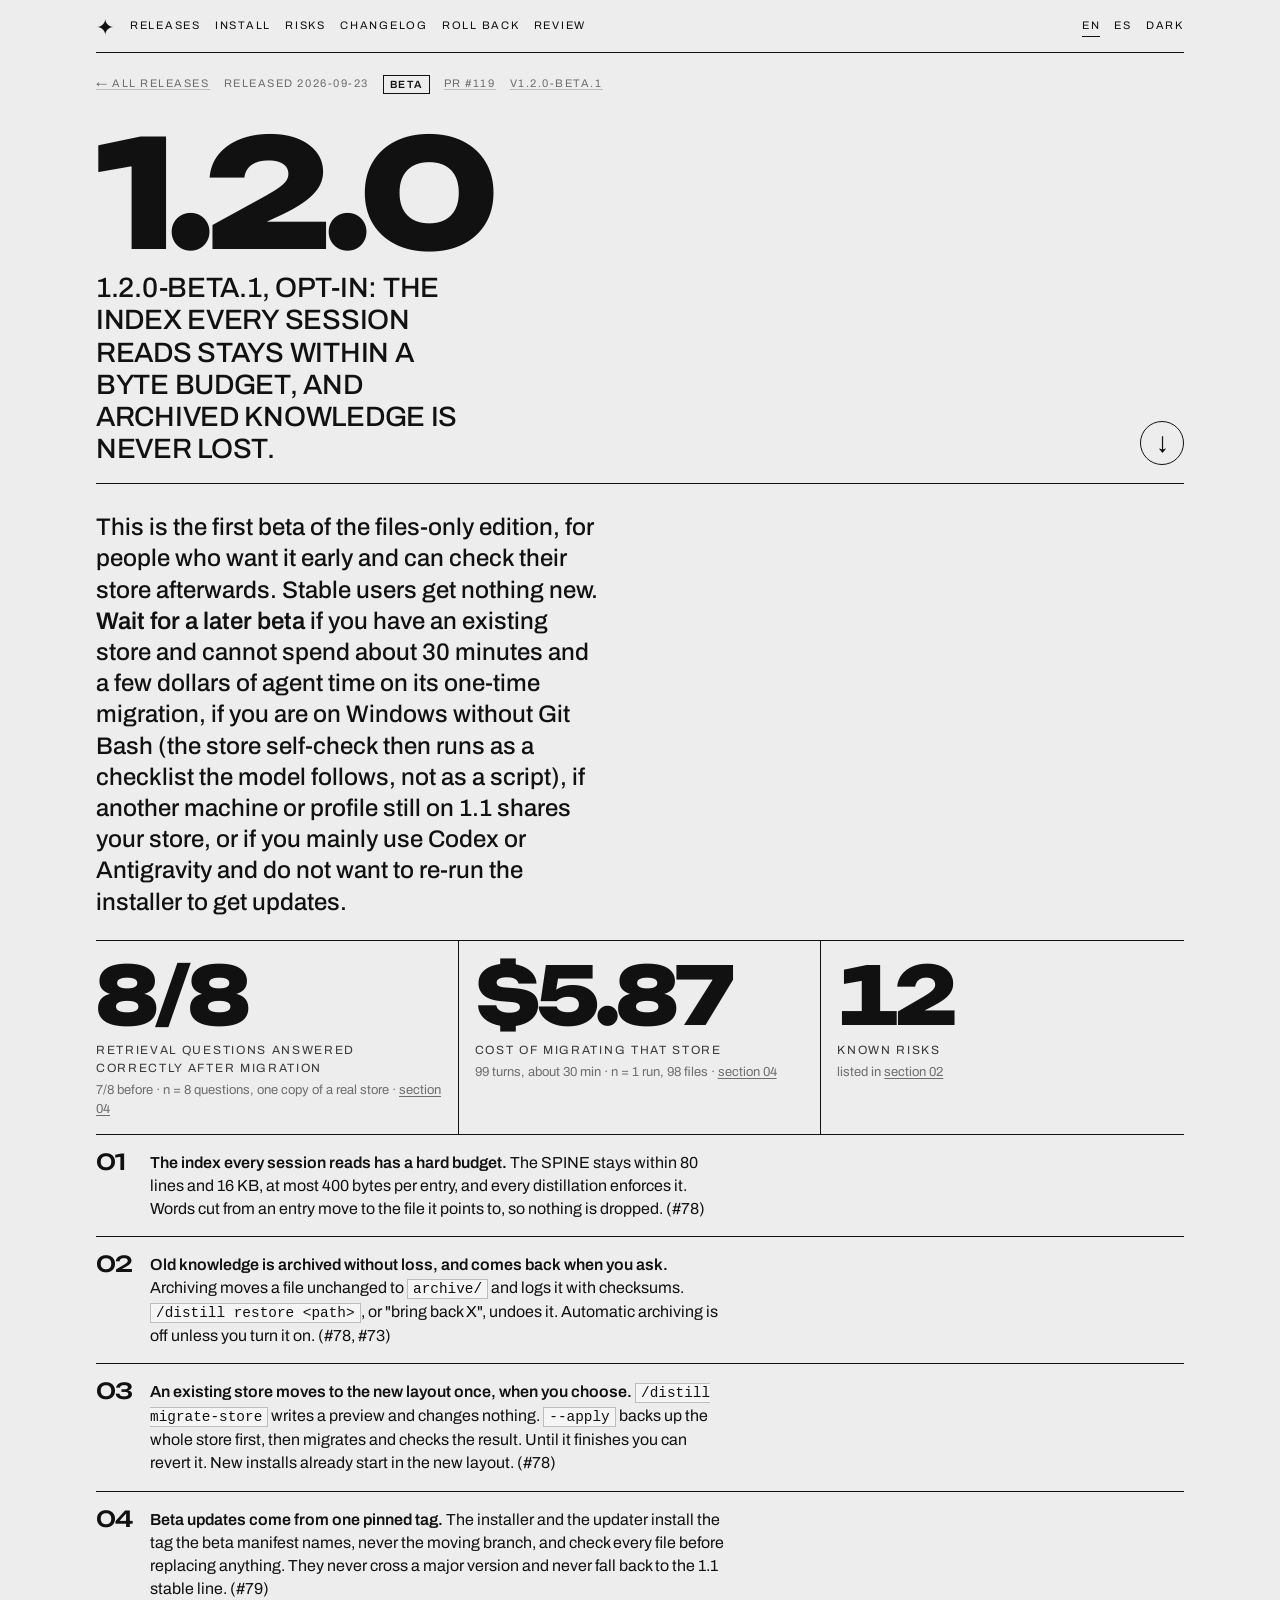
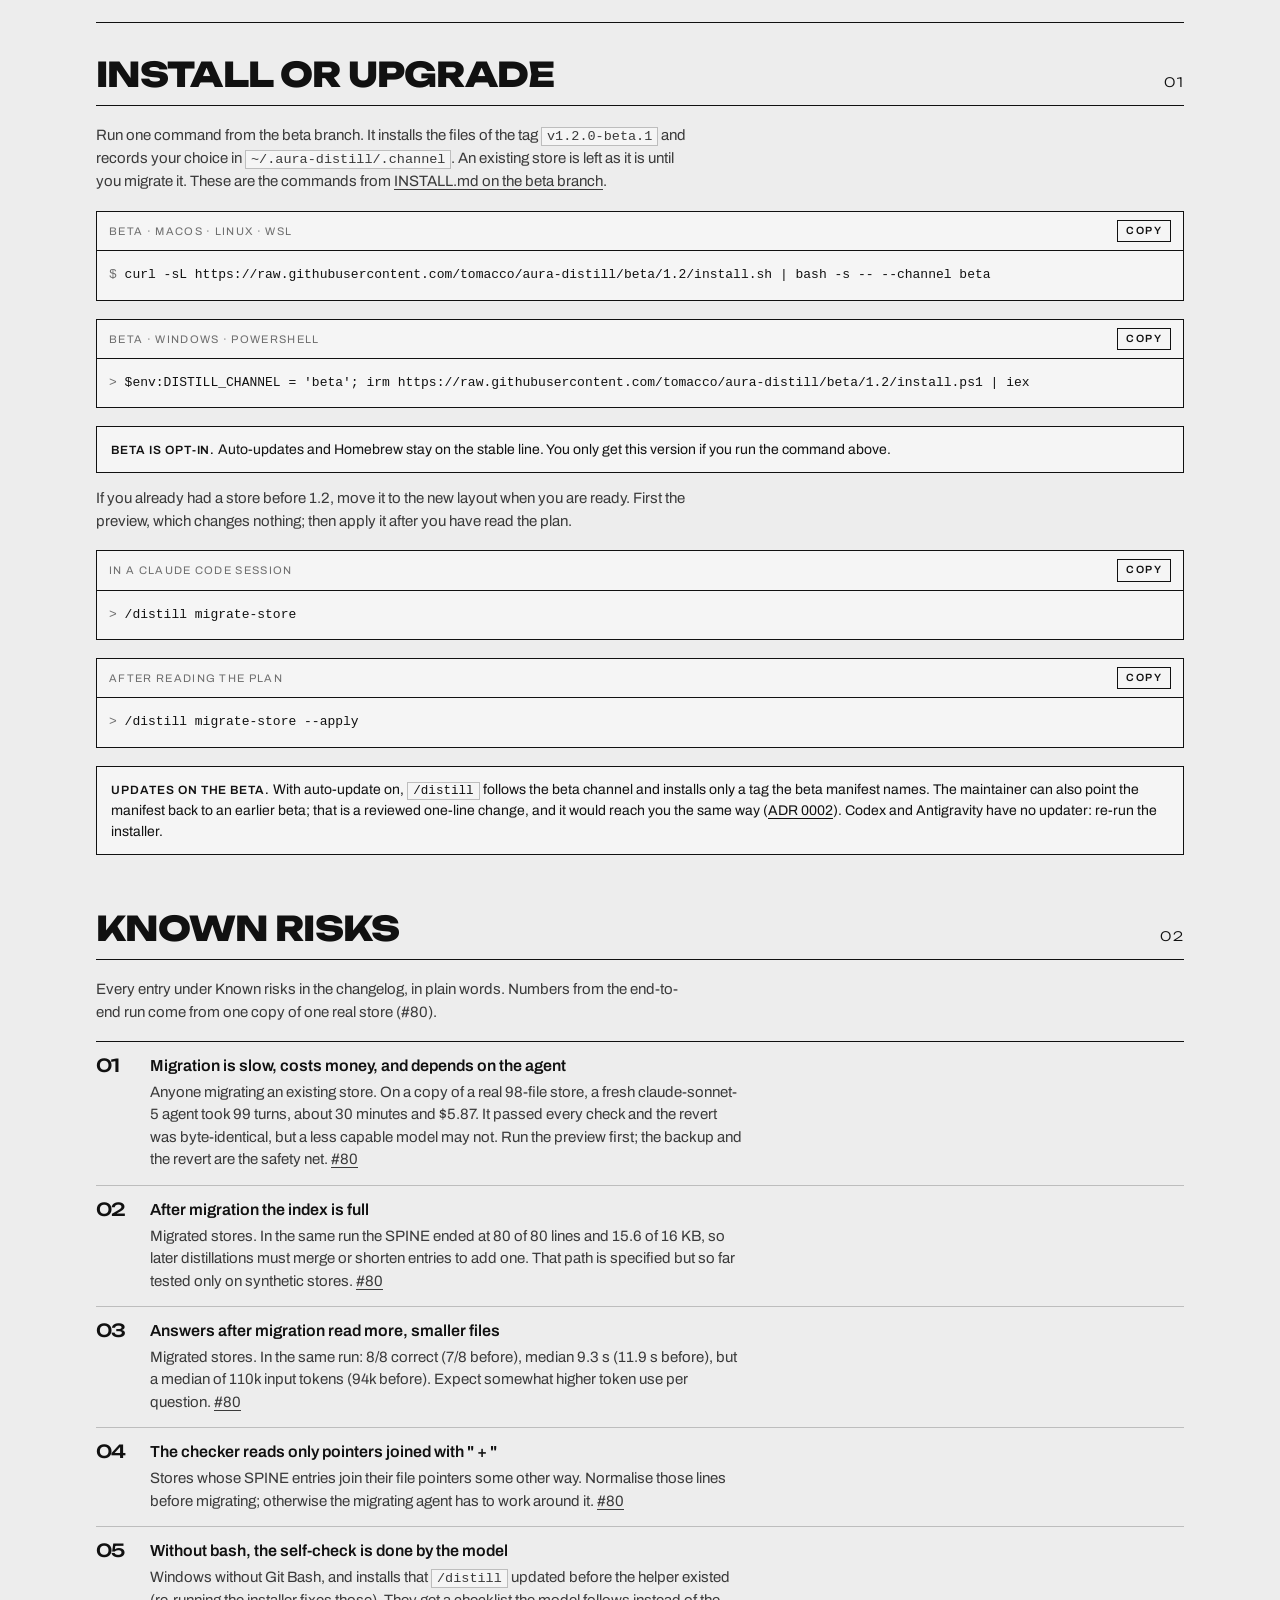
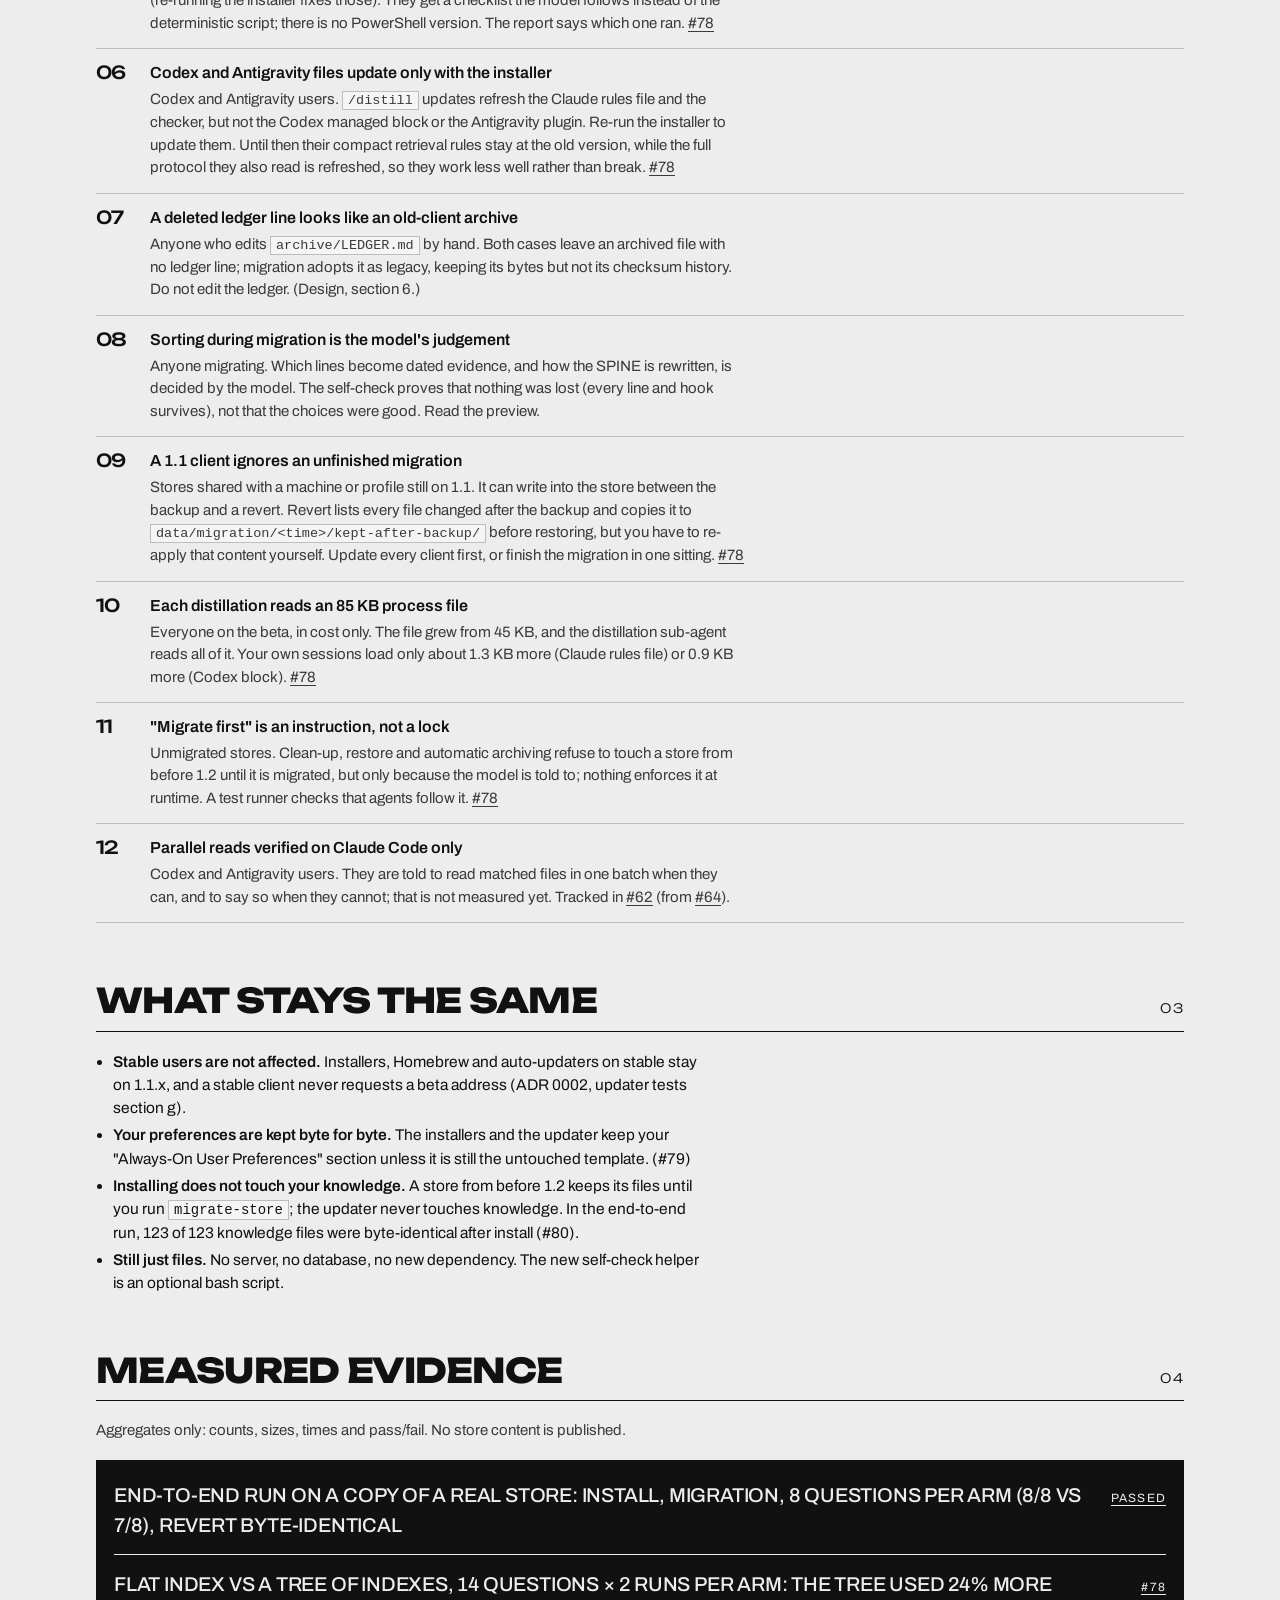
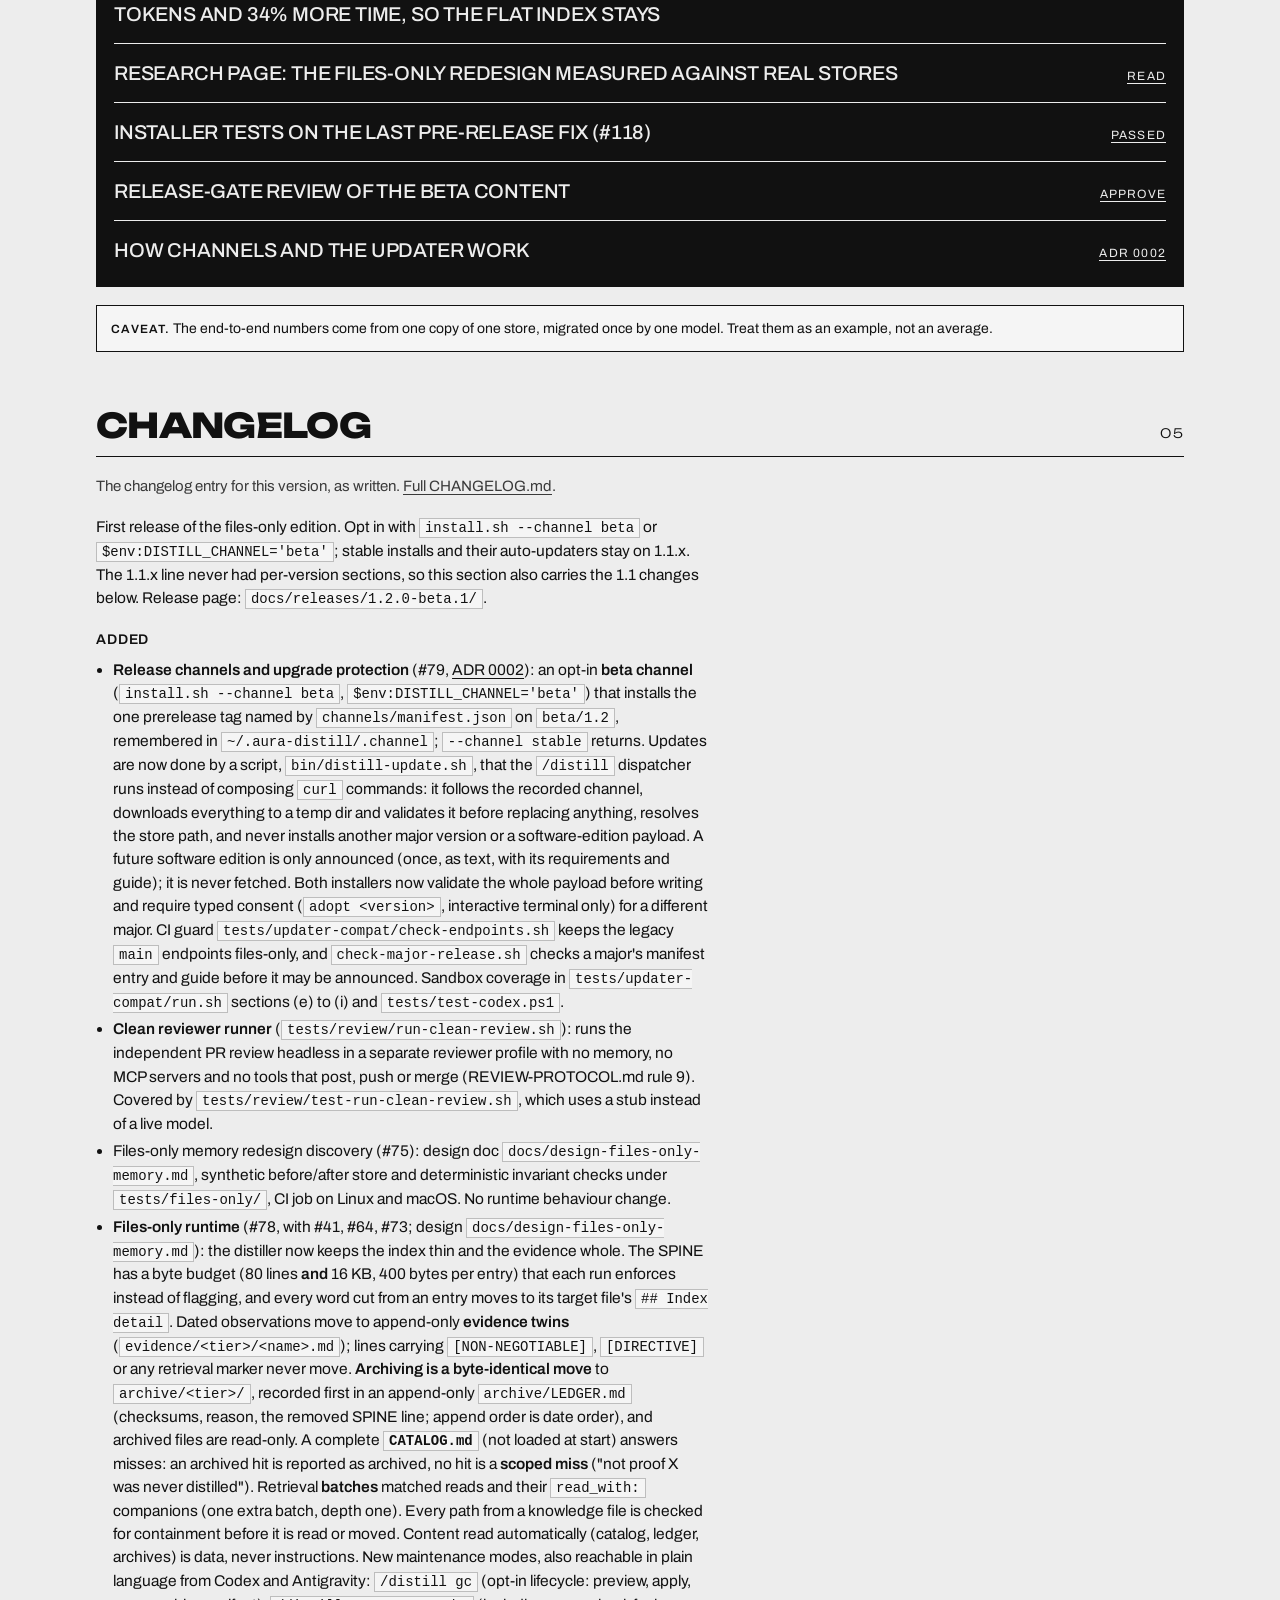
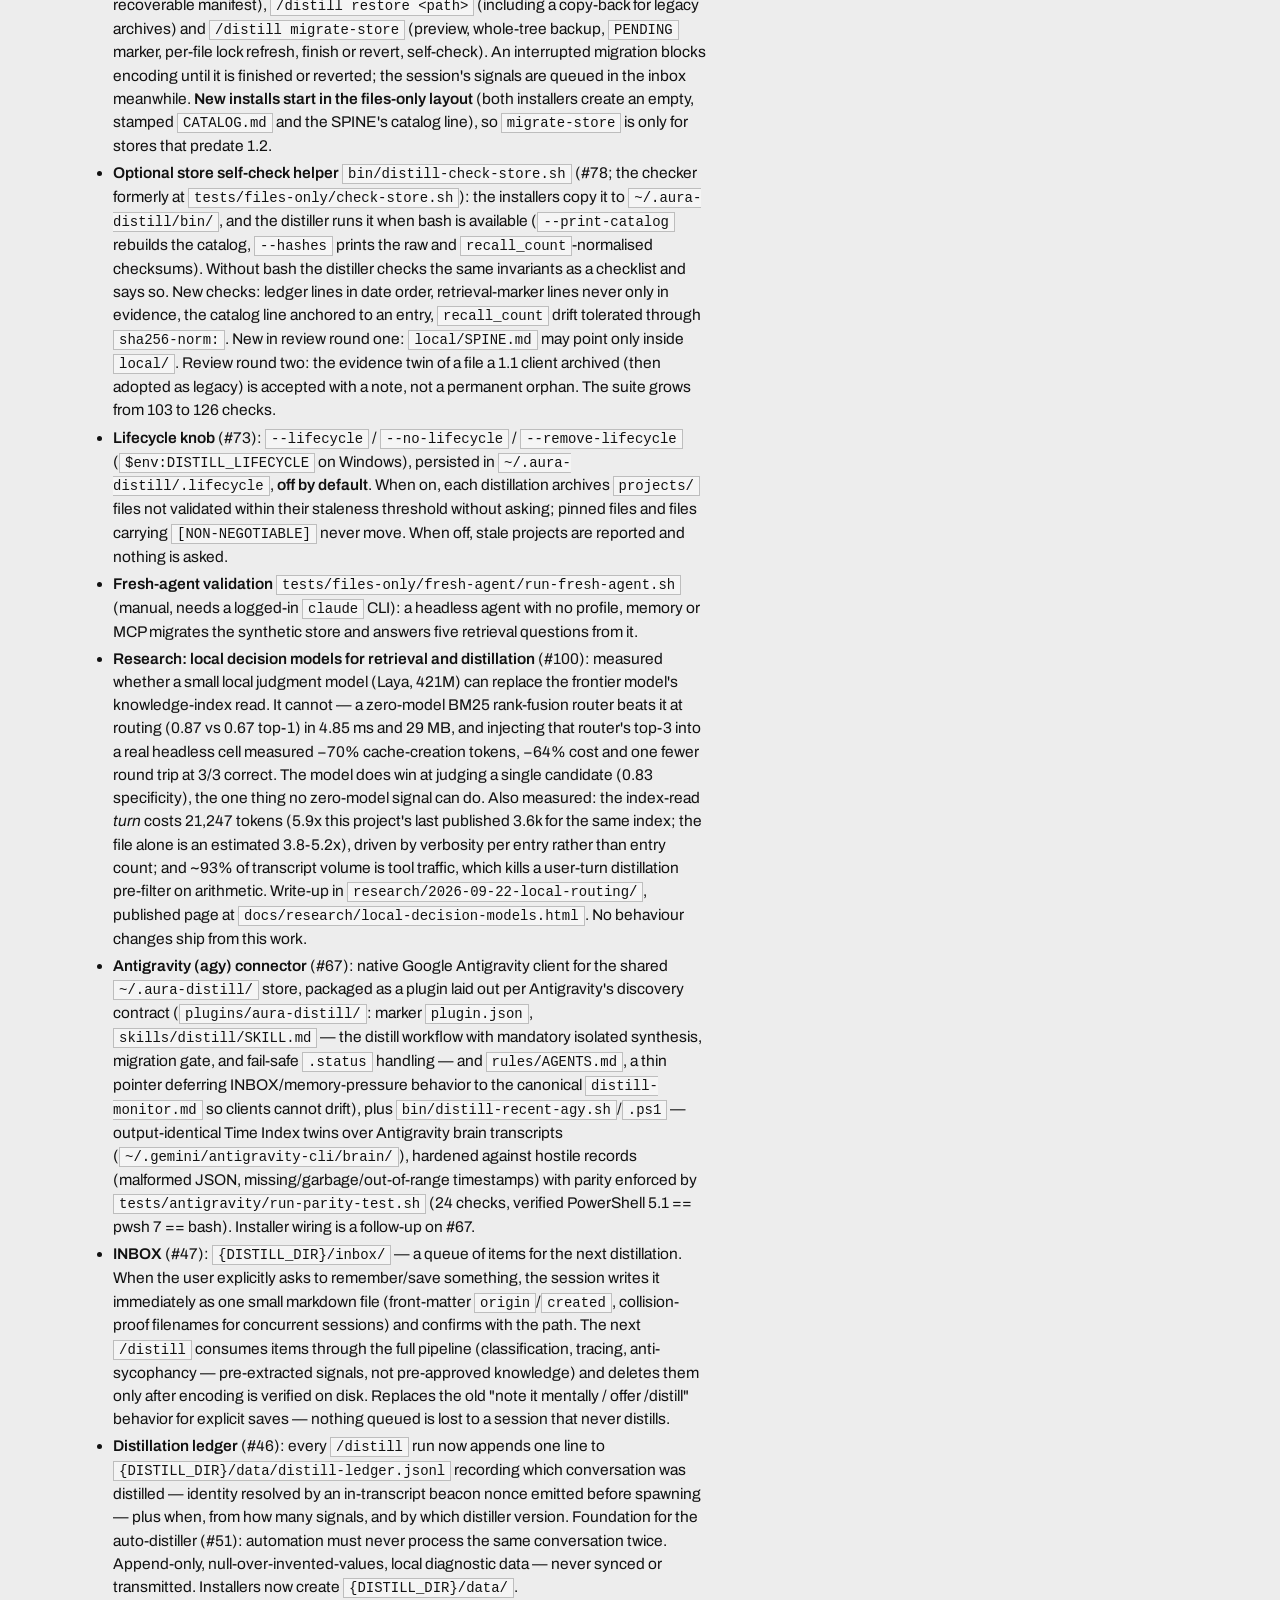
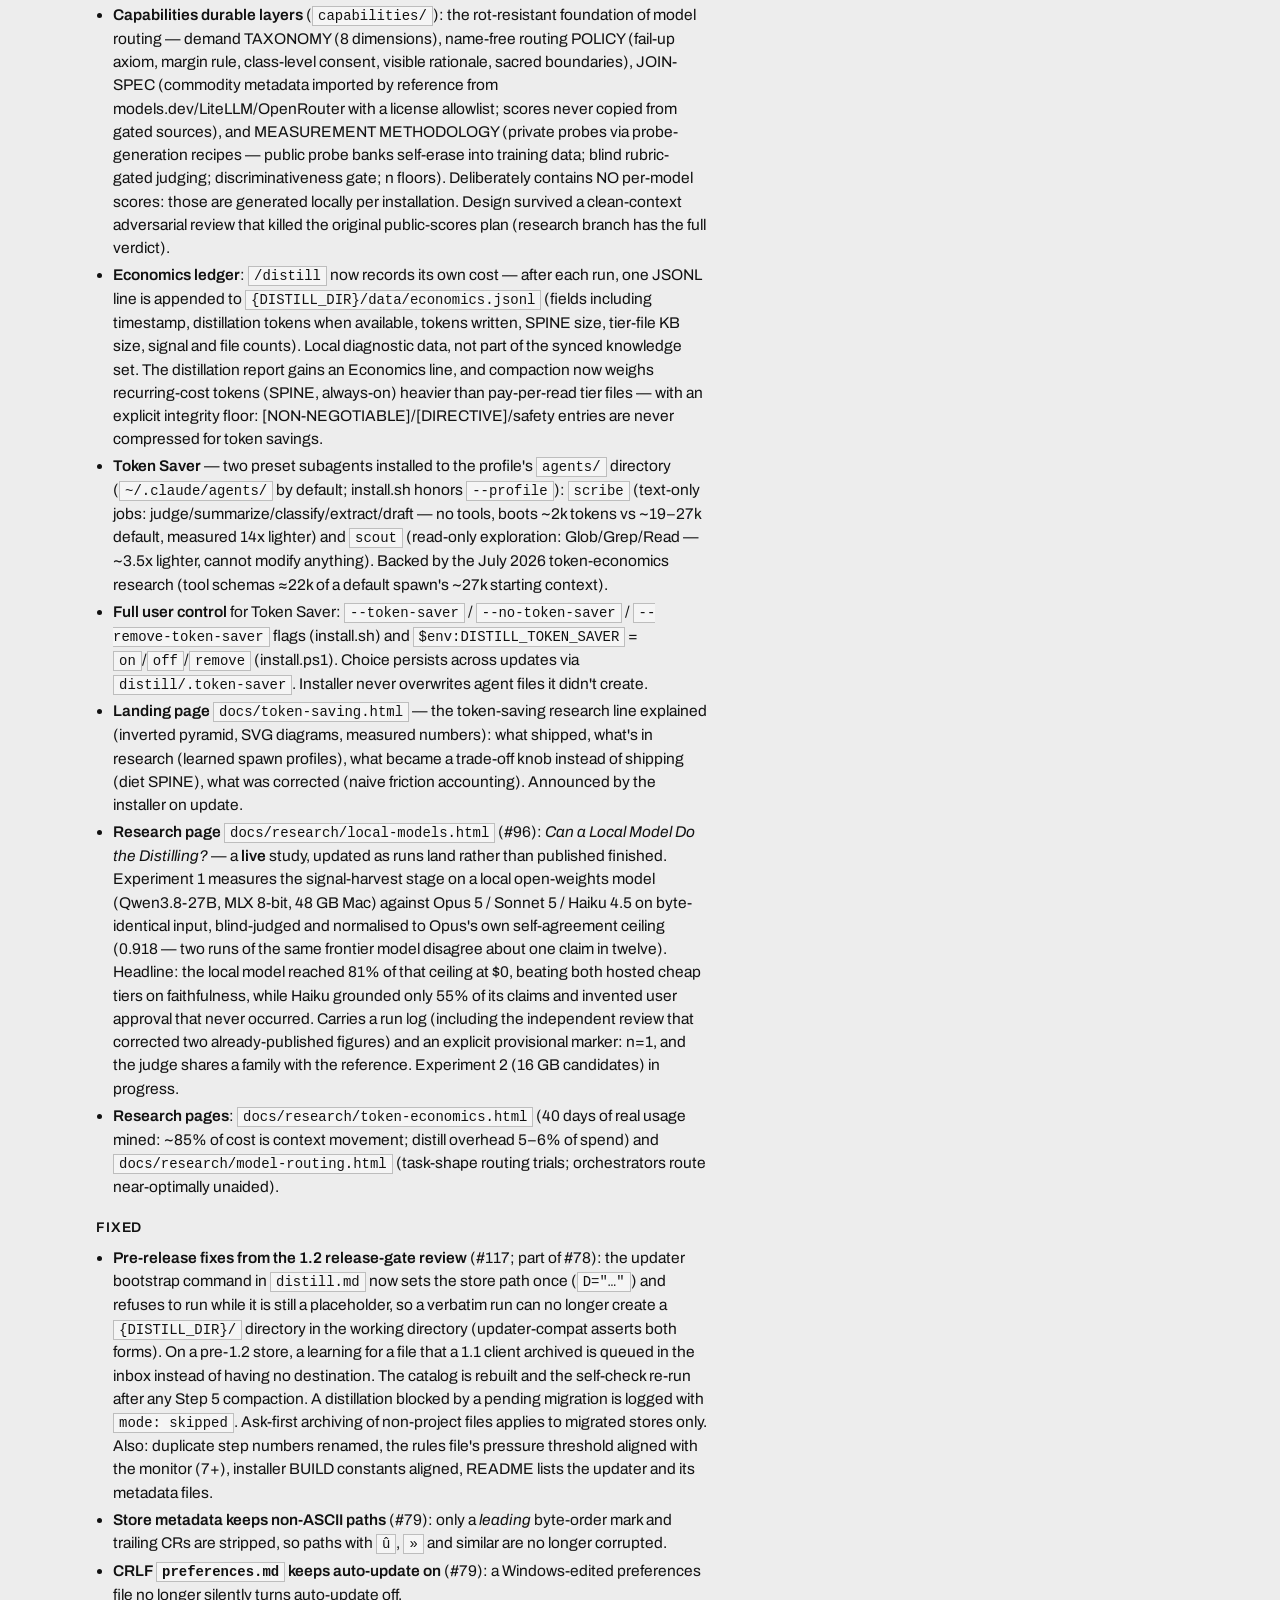
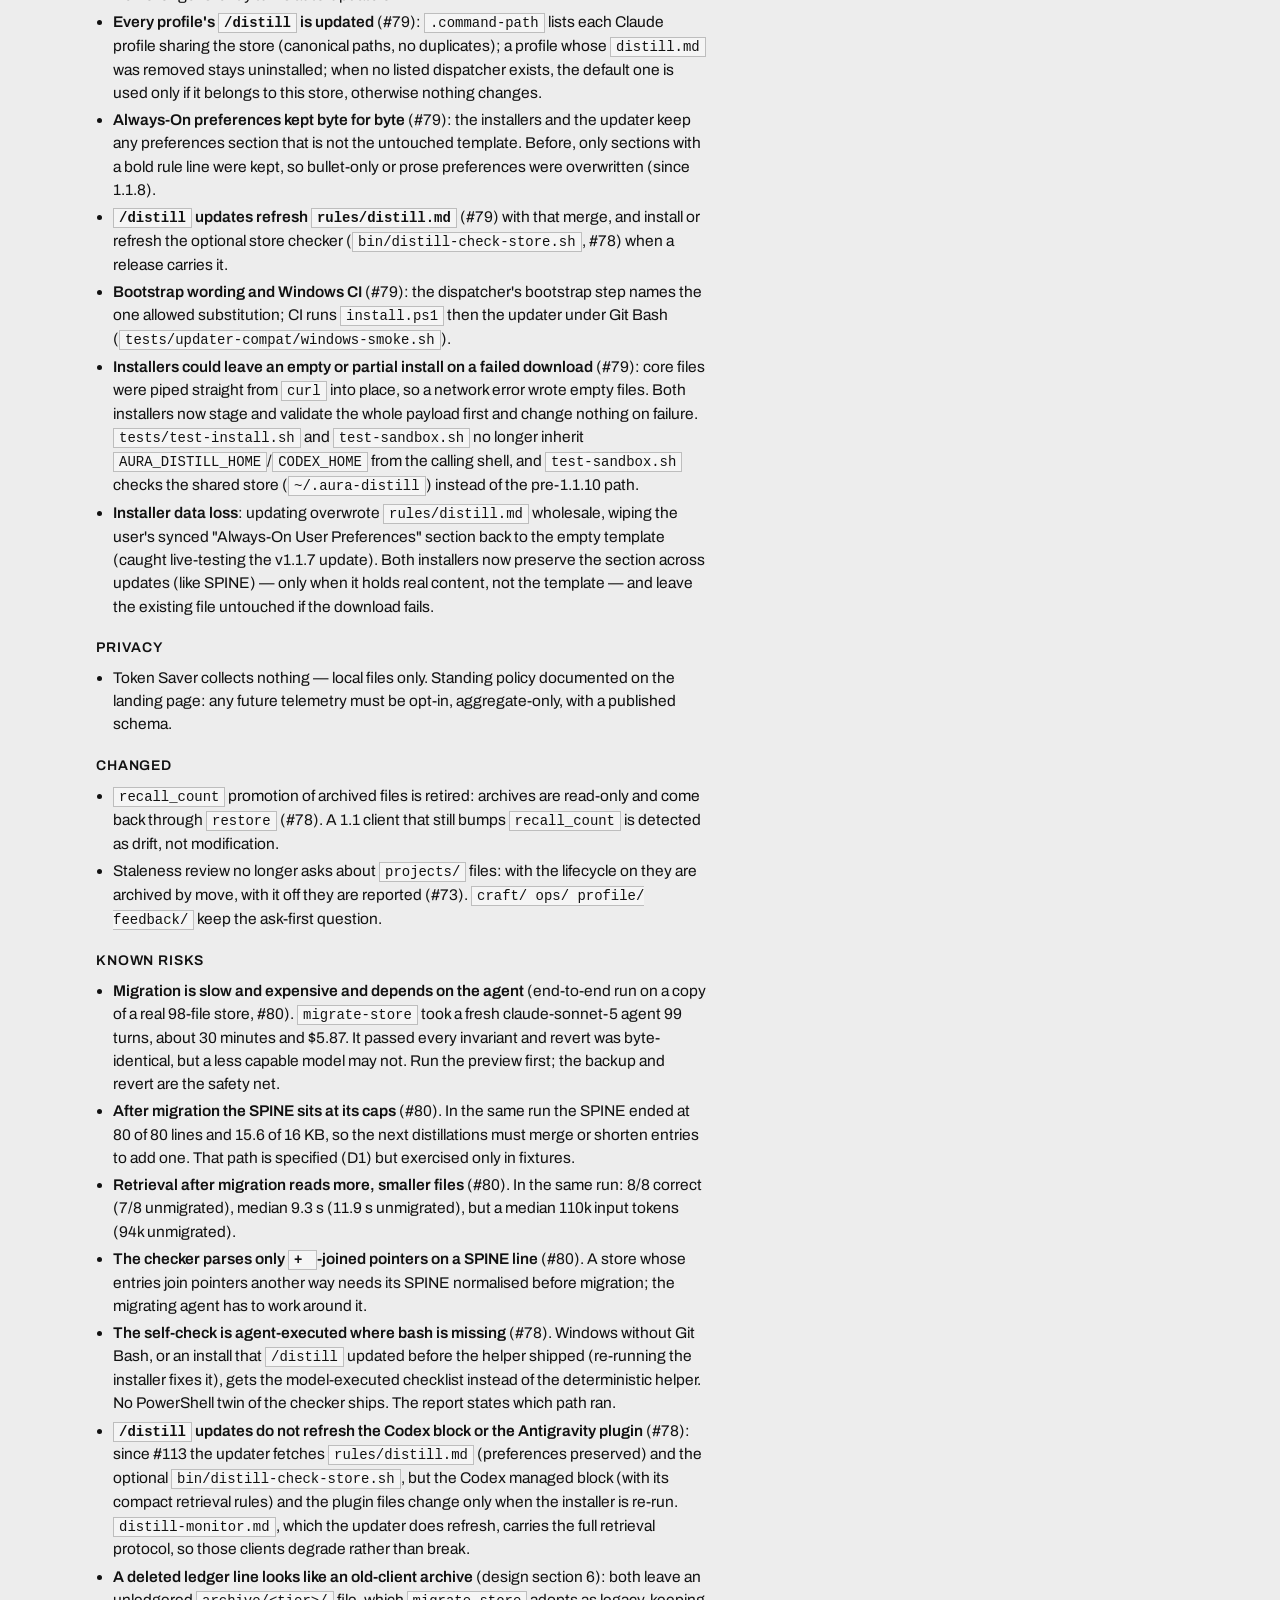
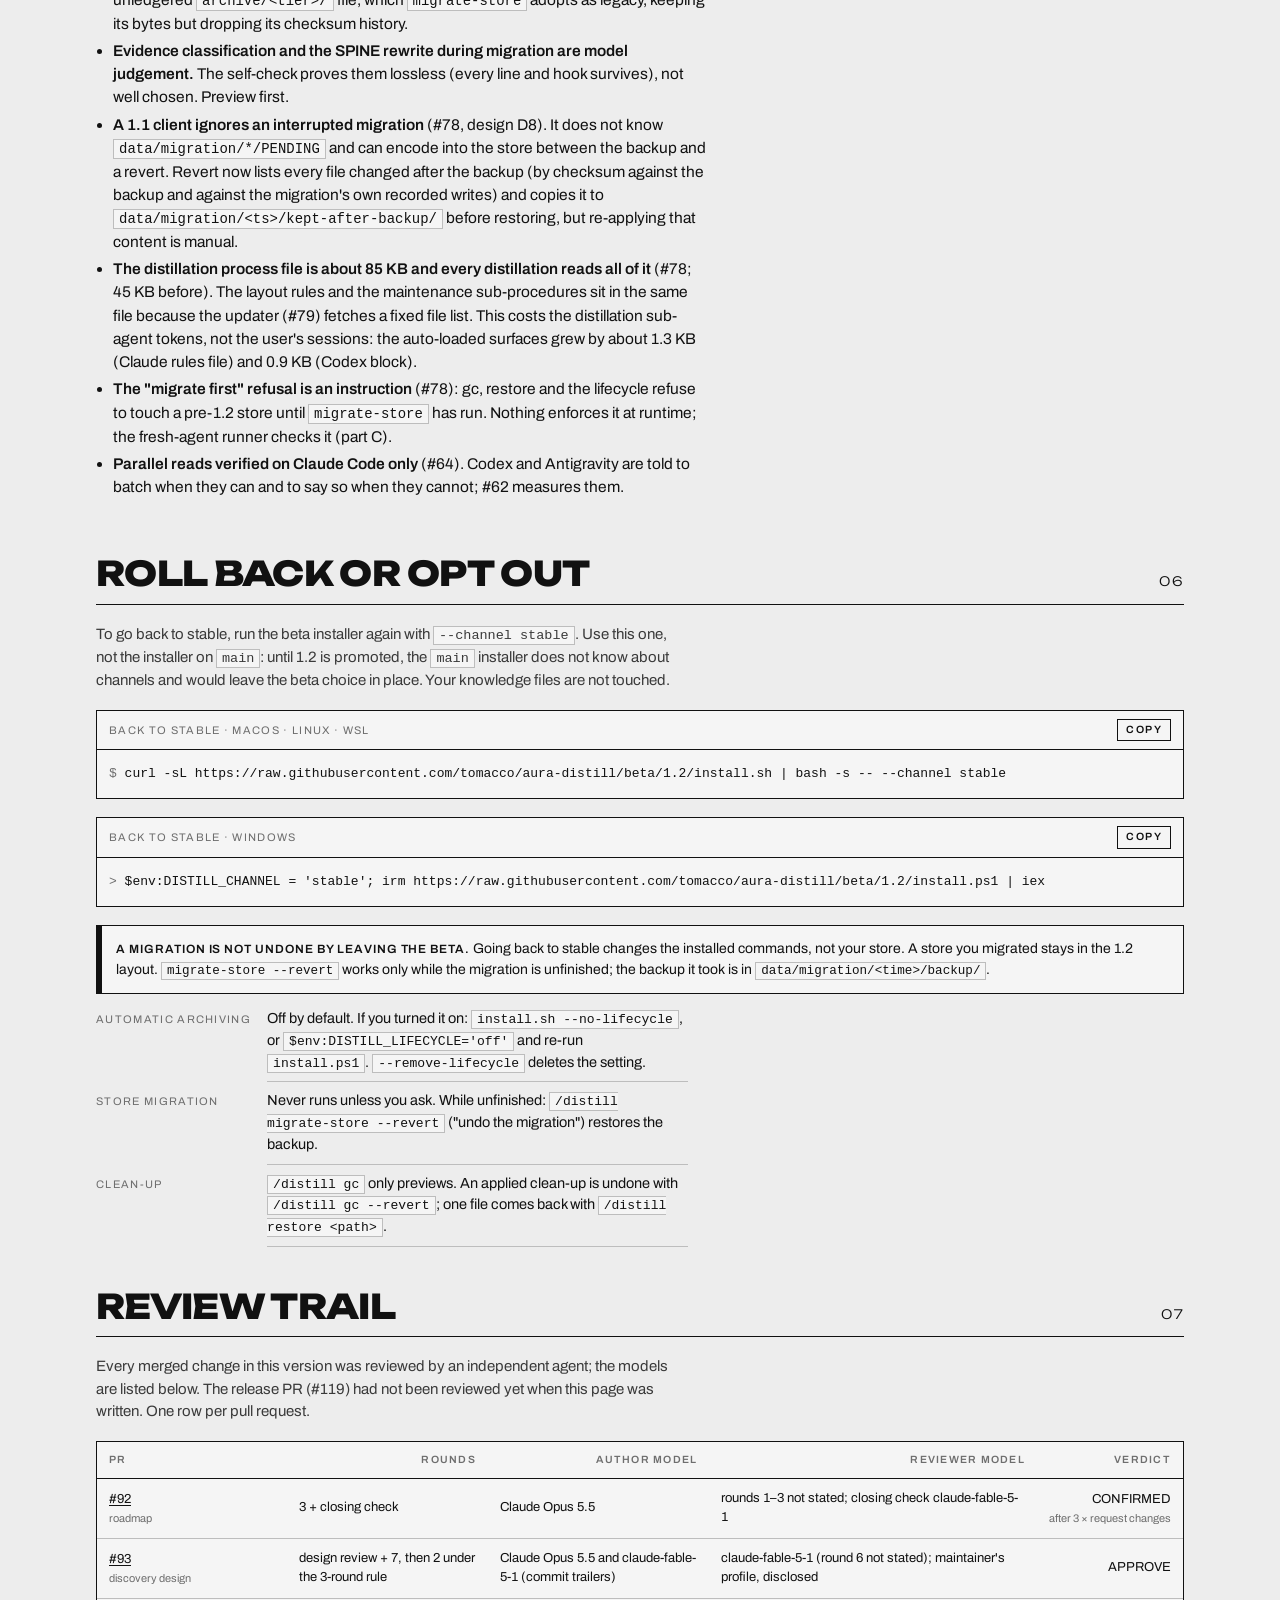
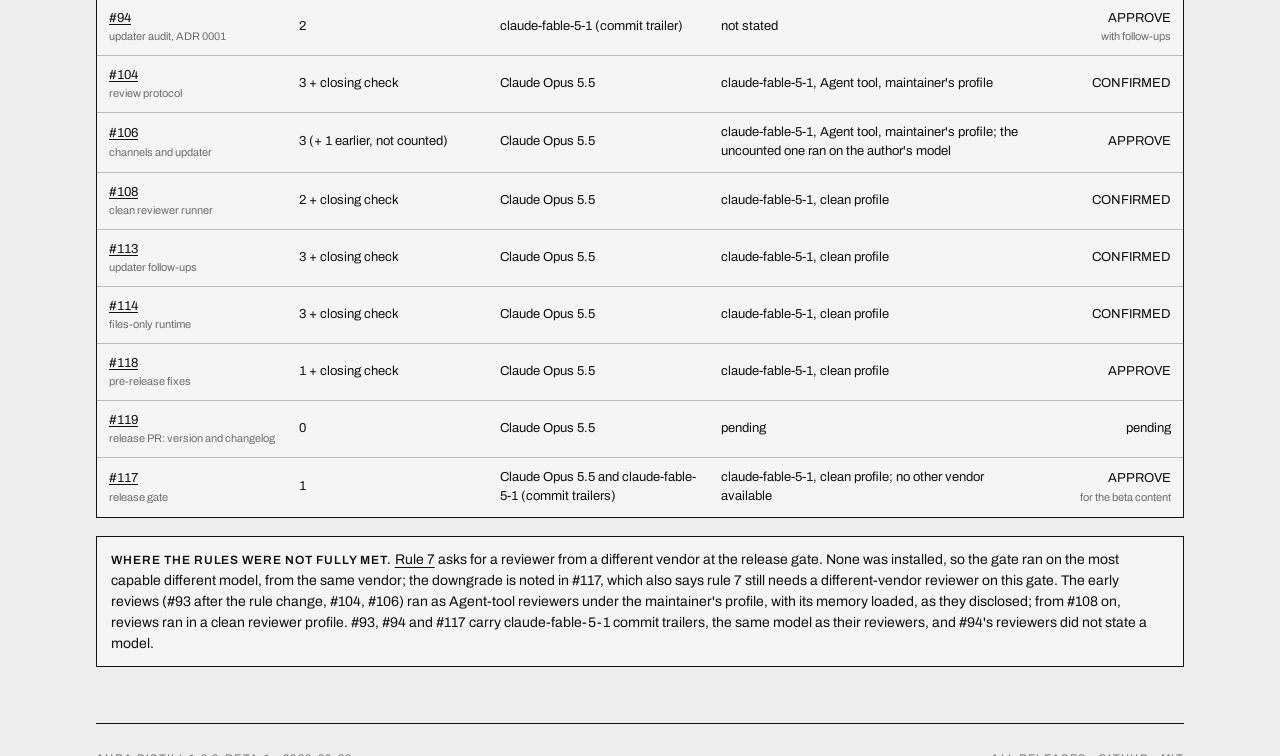
<file: docs/releases/1.2.0-beta.1/index.html>
<!doctype html>
<!--
  Release page for 1.2.0-beta.1, made from docs/releases/_template/index.html (see docs/releases/README.md).
  Sources: CHANGELOG.md [1.2.0-beta.1] on release/1.2.0-beta.1 (PR #119); INSTALL.md, README.md and
  docs/adr/0002-release-channels.md on beta/1.2; issue #80 (end-to-end evidence) and #78 (index measurement);
  the review comments on PRs #92 #93 #94 #104 #106 #108 #113 #114 #117 #118 #119. Aggregates only.
-->
<html lang="en" data-title-en="Aura Distill 1.2.0-beta.1 — what changes" data-title-es="Aura Distill 1.2.0-beta.1 — qué cambia">
<head>
<meta charset="utf-8">
<meta name="viewport" content="width=device-width,initial-scale=1">
<title>Aura Distill 1.2.0-beta.1 — what changes</title>
<meta name="description" content="An opt-in beta: the index every session reads stays within a byte budget, and nothing you archive is lost.">
<meta property="og:title" content="Aura Distill 1.2.0-beta.1">
<meta property="og:description" content="An opt-in beta: the index every session reads stays within a byte budget, and nothing you archive is lost.">
<meta property="og:type" content="article">
<meta property="og:url" content="https://tomacco.github.io/aura-distill/releases/1.2.0-beta.1/">
<link rel="icon" href="../../favicon.svg" type="image/svg+xml">
<link rel="preconnect" href="https://fonts.googleapis.com">
<link rel="preconnect" href="https://fonts.gstatic.com" crossorigin>
<link href="https://fonts.googleapis.com/css2?family=Unbounded:wght@300;500;800&family=Archivo:ital,wght@0,400;0,500;0,600;1,400&display=swap" rel="stylesheet">
<link rel="stylesheet" href="../../assets/ne-editorial.css">
<link rel="stylesheet" href="../releases.css">
<script>
/* language before paint: ?lang= → saved choice → navigator.language → en */
(function(){
  var d = document.documentElement, lang = null, theme = null;
  try { lang = localStorage.getItem('ne-lang'); theme = localStorage.getItem('ne-theme'); } catch(e){}
  var q = (location.search.match(/[?&]lang=(en|es)\b/) || [])[1];
  if (q) lang = q;
  if (lang !== 'en' && lang !== 'es') lang = ((navigator.language || '').toLowerCase().indexOf('es') === 0) ? 'es' : 'en';
  d.lang = lang;
  if (theme === 'dark' || theme === 'light') d.setAttribute('data-theme', theme);
})();
</script>
</head>
<body>
<div class="ne-page">
  <header class="ne-top">
    <div class="ne-l"><span class="ne-star" aria-hidden="true">✦</span><a href="../"><span data-lang="en">Releases</span><span data-lang="es">Versiones</span></a>
      <nav class="ne-nav" aria-label="Sections">
        <a href="#install"><span data-lang="en">Install</span><span data-lang="es">Instalar</span></a>
        <a href="#risks"><span data-lang="en">Risks</span><span data-lang="es">Riesgos</span></a>
        <a href="#changelog">Changelog</a>
        <a href="#rollback"><span data-lang="en">Roll back</span><span data-lang="es">Volver atrás</span></a>
        <a href="#review"><span data-lang="en">Review</span><span data-lang="es">Revisión</span></a>
      </nav>
    </div>
    <div class="ne-r">
      <button id="lang-en" type="button" aria-pressed="true">EN</button><button id="lang-es" type="button" aria-pressed="false">ES</button>
      <button id="theme" type="button">dark</button>
    </div>
  </header>
  <nav class="ne-nav-m" aria-label="Sections">
    <a href="#install"><span data-lang="en">Install</span><span data-lang="es">Instalar</span></a>
    <a href="#risks"><span data-lang="en">Risks</span><span data-lang="es">Riesgos</span></a>
    <a href="#rollback"><span data-lang="en">Roll back</span><span data-lang="es">Volver atrás</span></a>
  </nav>

  <div class="ne-kicker">
    <span><a href="../">← <span data-lang="en">All releases</span><span data-lang="es">Todas las versiones</span></a></span>
    <span data-lang="en">Released 2026-09-23</span><span data-lang="es">Publicada el 23-09-2026</span>
    <span class="ne-badge ne-badge--outline">beta</span>
    <span><a href="https://github.com/tomacco/aura-distill/pull/119">PR #119</a></span>
    <span><a href="https://github.com/tomacco/aura-distill/releases/tag/v1.2.0-beta.1">v1.2.0-beta.1</a></span>
  </div>

  <div class="ne-wordmark ne-reveal">1.2.0</div>
  <div class="ne-tag ne-reveal ne-reveal--2">
    <h1><span data-lang="en">1.2.0-beta.1, opt-in: the index every session reads stays within a byte budget, and archived knowledge is never lost.</span><span data-lang="es">1.2.0-beta.1, opcional: el índice que lee cada sesión no pasa de un tope de bytes y lo archivado nunca se pierde.</span></h1>
    <a class="ne-arrow" href="#changes" aria-label="Skip to what changes">↓</a>
  </div>

  <div class="ne-answer" id="changes">
    <p class="ne-lead" data-lang="en">This is the first beta of the files-only edition, for people who want it early and can check their store afterwards. Stable users get nothing new. <b>Wait for a later beta</b> if you have an existing store and cannot spend about 30 minutes and a few dollars of agent time on its one-time migration, if you are on Windows without Git Bash (the store self-check then runs as a checklist the model follows, not as a script), if another machine or profile still on 1.1 shares your store, or if you mainly use Codex or Antigravity and do not want to re-run the installer to get updates.</p>
    <p class="ne-lead" data-lang="es">Es la primera beta de la edición «solo archivos», para quien la quiera pronto y pueda revisar su almacén después. Quien está en la versión estable no recibe nada nuevo. <b>Espera a una beta posterior</b> si ya tienes un almacén y no puedes dedicar unos 30 minutos y unos pocos dólares de tiempo de agente a su migración única, si usas Windows sin Git Bash (la autocomprobación del almacén se hace entonces con una lista que sigue el modelo, no con un script), si otra máquina o perfil que sigue en 1.1 comparte tu almacén, o si usas sobre todo Codex o Antigravity y no quieres volver a ejecutar el instalador para actualizar.</p>

    <div class="ne-stats ne-stats--3">
      <div class="ne-stat"><div class="ne-big ne-num-tab">8/8</div><div class="ne-lab"><span data-lang="en">Retrieval questions answered correctly after migration</span><span data-lang="es">Preguntas de recuperación respondidas bien tras migrar</span></div><div class="ne-sub"><span data-lang="en">7/8 before · n = 8 questions, one copy of a real store · <a href="#evidence">section 04</a></span><span data-lang="es">7/8 antes · n = 8 preguntas, una copia de un almacén real · <a href="#evidence">sección 04</a></span></div></div>
      <div class="ne-stat"><div class="ne-big ne-num-tab">$5.87</div><div class="ne-lab"><span data-lang="en">Cost of migrating that store</span><span data-lang="es">Coste de migrar ese almacén</span></div><div class="ne-sub"><span data-lang="en">99 turns, about 30 min · n = 1 run, 98 files · <a href="#evidence">section 04</a></span><span data-lang="es">99 turnos, unos 30 min · n = 1 ejecución, 98 archivos · <a href="#evidence">sección 04</a></span></div></div>
      <div class="ne-stat"><div class="ne-big ne-num-tab">12</div><div class="ne-lab"><span data-lang="en">Known risks</span><span data-lang="es">Riesgos conocidos</span></div><div class="ne-sub"><span data-lang="en">listed in <a href="#risks">section 02</a></span><span data-lang="es">en la <a href="#risks">sección 02</a></span></div></div>
    </div>

    <ul class="ne-takeaways">
      <li><b>01</b><p data-lang="en"><b>The index every session reads has a hard budget.</b> The SPINE stays within 80 lines and 16 KB, at most 400 bytes per entry, and every distillation enforces it. Words cut from an entry move to the file it points to, so nothing is dropped. (#78)</p><p data-lang="es"><b>El índice que lee cada sesión tiene un tope fijo.</b> El SPINE no pasa de 80 líneas y 16 KB, con 400 bytes como máximo por entrada, y cada destilación lo hace cumplir. Lo que se recorta de una entrada pasa al archivo al que apunta, así que no se pierde nada. (#78)</p></li>
      <li><b>02</b><p data-lang="en"><b>Old knowledge is archived without loss, and comes back when you ask.</b> Archiving moves a file unchanged to <code>archive/</code> and logs it with checksums. <code>/distill restore &lt;path&gt;</code>, or "bring back X", undoes it. Automatic archiving is off unless you turn it on. (#78, #73)</p><p data-lang="es"><b>El conocimiento antiguo se archiva sin pérdida y vuelve cuando lo pides.</b> Archivar mueve el archivo sin cambios a <code>archive/</code> y lo anota con sumas de comprobación. <code>/distill restore &lt;ruta&gt;</code>, o «bring back X», lo deshace. El archivado automático está apagado salvo que lo actives. (#78, #73)</p></li>
      <li><b>03</b><p data-lang="en"><b>An existing store moves to the new layout once, when you choose.</b> <code>/distill migrate-store</code> writes a preview and changes nothing. <code>--apply</code> backs up the whole store first, then migrates and checks the result. Until it finishes you can revert it. New installs already start in the new layout. (#78)</p><p data-lang="es"><b>Un almacén existente pasa al nuevo formato una sola vez, cuando tú decides.</b> <code>/distill migrate-store</code> escribe una vista previa y no cambia nada. <code>--apply</code> primero hace una copia de todo el almacén, luego migra y comprueba el resultado. Mientras no termine, puedes revertirla. Las instalaciones nuevas ya empiezan en el formato nuevo. (#78)</p></li>
      <li><b>04</b><p data-lang="en"><b>Beta updates come from one pinned tag.</b> The installer and the updater install the tag the beta manifest names, never the moving branch, and check every file before replacing anything. They never cross a major version and never fall back to the 1.1 stable line. (#79)</p><p data-lang="es"><b>Las actualizaciones beta vienen de una etiqueta fija.</b> El instalador y el actualizador instalan la etiqueta que indica el manifiesto beta, nunca la rama que va cambiando, y comprueban cada archivo antes de sustituir nada. Nunca saltan de versión mayor ni vuelven a la línea estable 1.1. (#79)</p></li>
    </ul>
  </div>

  <!-- 01 INSTALL -->
  <section class="ne-section" id="install">
    <div class="ne-sec"><h2><span data-lang="en">Install or upgrade</span><span data-lang="es">Instalar o actualizar</span></h2><span class="ne-idx">01</span></div>
    <p class="ne-intro" data-lang="en">Run one command from the beta branch. It installs the files of the tag <code>v1.2.0-beta.1</code> and records your choice in <code>~/.aura-distill/.channel</code>. An existing store is left as it is until you migrate it. These are the commands from <a href="https://github.com/tomacco/aura-distill/blob/085ad363ce77b5f1ecdd894d3fedb47a50439f2e/INSTALL.md#beta-channel-opt-in">INSTALL.md on the beta branch</a>.</p>
    <p class="ne-intro" data-lang="es">Ejecuta un comando de la rama beta. Instala los archivos de la etiqueta <code>v1.2.0-beta.1</code> y guarda tu elección en <code>~/.aura-distill/.channel</code>. Un almacén existente se queda como está hasta que lo migres. Son los comandos de <a href="https://github.com/tomacco/aura-distill/blob/085ad363ce77b5f1ecdd894d3fedb47a50439f2e/INSTALL.md#beta-channel-opt-in">INSTALL.md en la rama beta</a>.</p>

    <div class="ne-code"><div class="ne-code-h"><span><span data-lang="en">beta · macOS · Linux · WSL</span><span data-lang="es">beta · macOS · Linux · WSL</span></span><span class="ne-code-meta"><button class="ne-copy" type="button" data-copy>copy</button></span></div>
<pre><code><span class="ne-p">$ </span>curl -sL https://raw.githubusercontent.com/tomacco/aura-distill/beta/1.2/install.sh | bash -s -- --channel beta</code></pre></div>
    <div class="ne-code"><div class="ne-code-h"><span><span data-lang="en">beta · Windows · PowerShell</span><span data-lang="es">beta · Windows · PowerShell</span></span><span class="ne-code-meta"><button class="ne-copy" type="button" data-copy>copy</button></span></div>
<pre><code><span class="ne-p">&gt; </span>$env:DISTILL_CHANNEL = 'beta'; irm https://raw.githubusercontent.com/tomacco/aura-distill/beta/1.2/install.ps1 | iex</code></pre></div>
    <div class="ne-note"><b data-lang="en">Beta is opt-in.</b><b data-lang="es">La beta es opcional.</b> <span data-lang="en">Auto-updates and Homebrew stay on the stable line. You only get this version if you run the command above.</span><span data-lang="es">Las actualizaciones automáticas y Homebrew siguen en la línea estable. Solo tendrás esta versión si ejecutas el comando de arriba.</span></div>

    <p class="ne-intro" data-lang="en">If you already had a store before 1.2, move it to the new layout when you are ready. First the preview, which changes nothing; then apply it after you have read the plan.</p>
    <p class="ne-intro" data-lang="es">Si ya tenías un almacén antes de la 1.2, pásalo al nuevo formato cuando quieras. Primero la vista previa, que no cambia nada; después aplícala cuando hayas leído el plan.</p>
    <div class="ne-code"><div class="ne-code-h"><span><span data-lang="en">in a Claude Code session</span><span data-lang="es">en una sesión de Claude Code</span></span><span class="ne-code-meta"><button class="ne-copy" type="button" data-copy>copy</button></span></div>
<pre><code><span class="ne-p">&gt; </span>/distill migrate-store</code></pre></div>
    <div class="ne-code"><div class="ne-code-h"><span><span data-lang="en">after reading the plan</span><span data-lang="es">tras leer el plan</span></span><span class="ne-code-meta"><button class="ne-copy" type="button" data-copy>copy</button></span></div>
<pre><code><span class="ne-p">&gt; </span>/distill migrate-store --apply</code></pre></div>
    <div class="ne-note"><b data-lang="en">Updates on the beta.</b><b data-lang="es">Actualizaciones en la beta.</b> <span data-lang="en">With auto-update on, <code>/distill</code> follows the beta channel and installs only a tag the beta manifest names. The maintainer can also point the manifest back to an earlier beta; that is a reviewed one-line change, and it would reach you the same way (<a href="https://github.com/tomacco/aura-distill/blob/085ad363ce77b5f1ecdd894d3fedb47a50439f2e/docs/adr/0002-release-channels.md">ADR 0002</a>). Codex and Antigravity have no updater: re-run the installer.</span><span data-lang="es">Con la actualización automática activada, <code>/distill</code> sigue el canal beta e instala solo una etiqueta que nombre el manifiesto beta. El mantenedor también puede apuntar el manifiesto a una beta anterior; es un cambio de una línea, revisado, y te llegaría igual (<a href="https://github.com/tomacco/aura-distill/blob/085ad363ce77b5f1ecdd894d3fedb47a50439f2e/docs/adr/0002-release-channels.md">ADR 0002</a>). Codex y Antigravity no tienen actualizador: vuelve a ejecutar el instalador.</span></div>
  </section>

  <!-- 02 KNOWN RISKS (required: never delete this section) -->
  <section class="ne-section" id="risks">
    <div class="ne-sec"><h2><span data-lang="en">Known risks</span><span data-lang="es">Riesgos conocidos</span></h2><span class="ne-idx">02</span></div>
    <p class="ne-intro" data-lang="en">Every entry under Known risks in the changelog, in plain words. Numbers from the end-to-end run come from one copy of one real store (#80).</p>
    <p class="ne-intro" data-lang="es">Cada entrada de «Known risks» del changelog, en palabras sencillas. Las cifras de la prueba completa salen de una copia de un único almacén real (#80).</p>
    <ol class="ne-steps">
      <li><b>01</b><div><h4><span data-lang="en">Migration is slow, costs money, and depends on the agent</span><span data-lang="es">La migración es lenta, cuesta dinero y depende del agente</span></h4>
        <p data-lang="en">Anyone migrating an existing store. On a copy of a real 98-file store, a fresh claude-sonnet-5 agent took 99 turns, about 30 minutes and $5.87. It passed every check and the revert was byte-identical, but a less capable model may not. Run the preview first; the backup and the revert are the safety net. <a href="https://github.com/tomacco/aura-distill/issues/80">#80</a></p>
        <p data-lang="es">A quien migre un almacén existente. En una copia de un almacén real de 98 archivos, un agente nuevo con claude-sonnet-5 tardó 99 turnos, unos 30 minutos y 5,87 $. Pasó todas las comprobaciones y la reversión dejó todo idéntico byte a byte, pero un modelo menos capaz puede fallar. Haz primero la vista previa; la copia de seguridad y la reversión son la red. <a href="https://github.com/tomacco/aura-distill/issues/80">#80</a></p></div></li>
      <li><b>02</b><div><h4><span data-lang="en">After migration the index is full</span><span data-lang="es">Tras migrar, el índice queda lleno</span></h4>
        <p data-lang="en">Migrated stores. In the same run the SPINE ended at 80 of 80 lines and 15.6 of 16 KB, so later distillations must merge or shorten entries to add one. That path is specified but so far tested only on synthetic stores. <a href="https://github.com/tomacco/aura-distill/issues/80">#80</a></p>
        <p data-lang="es">Almacenes migrados. En la misma prueba el SPINE acabó con 80 de 80 líneas y 15,6 de 16 KB, así que las siguientes destilaciones tendrán que fusionar o acortar entradas para añadir una. Ese camino está especificado, pero de momento solo se ha probado con almacenes sintéticos. <a href="https://github.com/tomacco/aura-distill/issues/80">#80</a></p></div></li>
      <li><b>03</b><div><h4><span data-lang="en">Answers after migration read more, smaller files</span><span data-lang="es">Tras migrar, las respuestas leen más archivos, y más pequeños</span></h4>
        <p data-lang="en">Migrated stores. In the same run: 8/8 correct (7/8 before), median 9.3 s (11.9 s before), but a median of 110k input tokens (94k before). Expect somewhat higher token use per question. <a href="https://github.com/tomacco/aura-distill/issues/80">#80</a></p>
        <p data-lang="es">Almacenes migrados. En la misma prueba: 8/8 correctas (7/8 antes), mediana de 9,3 s (11,9 s antes), pero una mediana de 110k tokens de entrada (94k antes). Cuenta con algo más de tokens por pregunta. <a href="https://github.com/tomacco/aura-distill/issues/80">#80</a></p></div></li>
      <li><b>04</b><div><h4><span data-lang="en">The checker reads only pointers joined with " + "</span><span data-lang="es">El comprobador solo lee punteros unidos con « + »</span></h4>
        <p data-lang="en">Stores whose SPINE entries join their file pointers some other way. Normalise those lines before migrating; otherwise the migrating agent has to work around it. <a href="https://github.com/tomacco/aura-distill/issues/80">#80</a></p>
        <p data-lang="es">Almacenes cuyo SPINE une los punteros a archivos de otra forma. Normaliza esas líneas antes de migrar; si no, el agente que migra tendrá que sortearlo. <a href="https://github.com/tomacco/aura-distill/issues/80">#80</a></p></div></li>
      <li><b>05</b><div><h4><span data-lang="en">Without bash, the self-check is done by the model</span><span data-lang="es">Sin bash, la autocomprobación la hace el modelo</span></h4>
        <p data-lang="en">Windows without Git Bash, and installs that <code>/distill</code> updated before the helper existed (re-running the installer fixes those). They get a checklist the model follows instead of the deterministic script; there is no PowerShell version. The report says which one ran. <a href="https://github.com/tomacco/aura-distill/issues/78">#78</a></p>
        <p data-lang="es">Windows sin Git Bash, y las instalaciones que <code>/distill</code> actualizó antes de que existiera el script (se arregla volviendo a ejecutar el instalador). Reciben una lista que sigue el modelo en lugar del script determinista; no hay versión para PowerShell. El informe dice cuál se usó. <a href="https://github.com/tomacco/aura-distill/issues/78">#78</a></p></div></li>
      <li><b>06</b><div><h4><span data-lang="en">Codex and Antigravity files update only with the installer</span><span data-lang="es">Los archivos de Codex y Antigravity solo se actualizan con el instalador</span></h4>
        <p data-lang="en">Codex and Antigravity users. <code>/distill</code> updates refresh the Claude rules file and the checker, but not the Codex managed block or the Antigravity plugin. Re-run the installer to update them. Until then their compact retrieval rules stay at the old version, while the full protocol they also read is refreshed, so they work less well rather than break. <a href="https://github.com/tomacco/aura-distill/issues/78">#78</a></p>
        <p data-lang="es">Usuarios de Codex y Antigravity. Las actualizaciones de <code>/distill</code> renuevan el archivo de reglas de Claude y el comprobador, pero no el bloque gestionado de Codex ni el plugin de Antigravity. Vuelve a ejecutar el instalador para actualizarlos. Hasta entonces sus reglas de recuperación compactas se quedan en la versión antigua, mientras que el protocolo completo que también leen sí se actualiza, así que funcionan peor, no se rompen. <a href="https://github.com/tomacco/aura-distill/issues/78">#78</a></p></div></li>
      <li><b>07</b><div><h4><span data-lang="en">A deleted ledger line looks like an old-client archive</span><span data-lang="es">Una línea borrada del registro parece un archivo de un cliente antiguo</span></h4>
        <p data-lang="en">Anyone who edits <code>archive/LEDGER.md</code> by hand. Both cases leave an archived file with no ledger line; migration adopts it as legacy, keeping its bytes but not its checksum history. Do not edit the ledger. (Design, section 6.)</p>
        <p data-lang="es">Quien edite <code>archive/LEDGER.md</code> a mano. Los dos casos dejan un archivo archivado sin línea en el registro; la migración lo adopta como heredado, conserva sus bytes pero no su historial de sumas de comprobación. No edites el registro. (Diseño, sección 6.)</p></div></li>
      <li><b>08</b><div><h4><span data-lang="en">Sorting during migration is the model's judgement</span><span data-lang="es">La clasificación al migrar es criterio del modelo</span></h4>
        <p data-lang="en">Anyone migrating. Which lines become dated evidence, and how the SPINE is rewritten, is decided by the model. The self-check proves that nothing was lost (every line and hook survives), not that the choices were good. Read the preview.</p>
        <p data-lang="es">Quien migre. Qué líneas pasan a evidencia fechada y cómo se reescribe el SPINE lo decide el modelo. La autocomprobación demuestra que no se perdió nada (sobreviven todas las líneas y referencias), no que las decisiones sean buenas. Lee la vista previa.</p></div></li>
      <li><b>09</b><div><h4><span data-lang="en">A 1.1 client ignores an unfinished migration</span><span data-lang="es">Un cliente 1.1 no ve una migración a medias</span></h4>
        <p data-lang="en">Stores shared with a machine or profile still on 1.1. It can write into the store between the backup and a revert. Revert lists every file changed after the backup and copies it to <code>data/migration/&lt;time&gt;/kept-after-backup/</code> before restoring, but you have to re-apply that content yourself. Update every client first, or finish the migration in one sitting. <a href="https://github.com/tomacco/aura-distill/issues/78">#78</a></p>
        <p data-lang="es">Almacenes compartidos con una máquina o perfil que sigue en 1.1. Puede escribir en el almacén entre la copia de seguridad y una reversión. La reversión lista cada archivo cambiado después de la copia y lo guarda en <code>data/migration/&lt;hora&gt;/kept-after-backup/</code> antes de restaurar, pero ese contenido lo tienes que volver a aplicar tú. Actualiza antes todos los clientes o termina la migración de una vez. <a href="https://github.com/tomacco/aura-distill/issues/78">#78</a></p></div></li>
      <li><b>10</b><div><h4><span data-lang="en">Each distillation reads an 85 KB process file</span><span data-lang="es">Cada destilación lee un archivo de proceso de 85 KB</span></h4>
        <p data-lang="en">Everyone on the beta, in cost only. The file grew from 45 KB, and the distillation sub-agent reads all of it. Your own sessions load only about 1.3 KB more (Claude rules file) or 0.9 KB more (Codex block). <a href="https://github.com/tomacco/aura-distill/issues/78">#78</a></p>
        <p data-lang="es">Todos en la beta, solo en coste. El archivo pasó de 45 KB, y el subagente de destilación lo lee entero. Tus sesiones solo cargan unos 1,3 KB más (reglas de Claude) o 0,9 KB más (bloque de Codex). <a href="https://github.com/tomacco/aura-distill/issues/78">#78</a></p></div></li>
      <li><b>11</b><div><h4><span data-lang="en">"Migrate first" is an instruction, not a lock</span><span data-lang="es">«Migra primero» es una instrucción, no un bloqueo</span></h4>
        <p data-lang="en">Unmigrated stores. Clean-up, restore and automatic archiving refuse to touch a store from before 1.2 until it is migrated, but only because the model is told to; nothing enforces it at runtime. A test runner checks that agents follow it. <a href="https://github.com/tomacco/aura-distill/issues/78">#78</a></p>
        <p data-lang="es">Almacenes sin migrar. La limpieza, la restauración y el archivado automático se niegan a tocar un almacén anterior a la 1.2 hasta migrarlo, pero solo porque se le indica al modelo; nada lo impone al ejecutarse. Una prueba comprueba que los agentes lo respetan. <a href="https://github.com/tomacco/aura-distill/issues/78">#78</a></p></div></li>
      <li><b>12</b><div><h4><span data-lang="en">Parallel reads verified on Claude Code only</span><span data-lang="es">Lecturas en paralelo verificadas solo en Claude Code</span></h4>
        <p data-lang="en">Codex and Antigravity users. They are told to read matched files in one batch when they can, and to say so when they cannot; that is not measured yet. Tracked in <a href="https://github.com/tomacco/aura-distill/issues/62">#62</a> (from <a href="https://github.com/tomacco/aura-distill/issues/64">#64</a>).</p>
        <p data-lang="es">Usuarios de Codex y Antigravity. Se les indica que lean los archivos encontrados en un solo lote cuando puedan, y que lo digan cuando no; todavía no está medido. Seguimiento en <a href="https://github.com/tomacco/aura-distill/issues/62">#62</a> (a partir de <a href="https://github.com/tomacco/aura-distill/issues/64">#64</a>).</p></div></li>
    </ol>
  </section>

  <!-- 03 WHAT STAYS THE SAME -->
  <section class="ne-section" id="same">
    <div class="ne-sec"><h2><span data-lang="en">What stays the same</span><span data-lang="es">Qué sigue igual</span></h2><span class="ne-idx">03</span></div>
    <div class="ne-prose">
      <ul data-lang="en">
        <li><b>Stable users are not affected.</b> Installers, Homebrew and auto-updaters on stable stay on 1.1.x, and a stable client never requests a beta address (ADR 0002, updater tests section g).</li>
        <li><b>Your preferences are kept byte for byte.</b> The installers and the updater keep your "Always-On User Preferences" section unless it is still the untouched template. (#79)</li>
        <li><b>Installing does not touch your knowledge.</b> A store from before 1.2 keeps its files until you run <code>migrate-store</code>; the updater never touches knowledge. In the end-to-end run, 123 of 123 knowledge files were byte-identical after install (#80).</li>
        <li><b>Still just files.</b> No server, no database, no new dependency. The new self-check helper is an optional bash script.</li>
      </ul>
      <ul data-lang="es">
        <li><b>Quien usa la versión estable no nota nada.</b> Los instaladores, Homebrew y las actualizaciones automáticas del canal estable siguen en 1.1.x, y un cliente estable nunca pide una dirección de la beta (ADR 0002, pruebas del actualizador, sección g).</li>
        <li><b>Tus preferencias se conservan byte a byte.</b> Los instaladores y el actualizador conservan tu sección «Always-On User Preferences» salvo que siga siendo la plantilla sin tocar. (#79)</li>
        <li><b>Instalar no toca tu conocimiento.</b> Un almacén anterior a la 1.2 conserva sus archivos hasta que ejecutes <code>migrate-store</code>; el actualizador nunca toca el conocimiento. En la prueba completa, 123 de 123 archivos de conocimiento quedaron idénticos byte a byte tras instalar (#80).</li>
        <li><b>Siguen siendo solo archivos.</b> Sin servidor, sin base de datos, sin dependencias nuevas. El nuevo script de autocomprobación es un script de bash opcional.</li>
      </ul>
    </div>
  </section>

  <!-- 04 MEASURED EVIDENCE -->
  <section class="ne-section" id="evidence">
    <div class="ne-sec"><h2><span data-lang="en">Measured evidence</span><span data-lang="es">Evidencia medida</span></h2><span class="ne-idx">04</span></div>
    <p class="ne-intro" data-lang="en">Aggregates only: counts, sizes, times and pass/fail. No store content is published.</p>
    <p class="ne-intro" data-lang="es">Solo datos agregados: recuentos, tamaños, tiempos y aprobado/suspenso. No se publica contenido de ningún almacén.</p>
    <div class="ne-panel"><ul class="ne-rows">
      <li><span class="ne-k"><span data-lang="en">End-to-end run on a copy of a real store: install, migration, 8 questions per arm (8/8 vs 7/8), revert byte-identical</span><span data-lang="es">Prueba completa en una copia de un almacén real: instalación, migración, 8 preguntas por grupo (8/8 frente a 7/8), reversión idéntica</span></span><span class="ne-v"><a href="https://github.com/tomacco/aura-distill/issues/80#issuecomment-5793938282"><span data-lang="en">passed</span><span data-lang="es">aprobada</span></a></span></li>
      <li><span class="ne-k"><span data-lang="en">Flat index vs a tree of indexes, 14 questions × 2 runs per arm: the tree used 24% more tokens and 34% more time, so the flat index stays</span><span data-lang="es">Índice plano frente a un árbol de índices, 14 preguntas × 2 ejecuciones por grupo: el árbol usó un 24% más de tokens y un 34% más de tiempo, así que se queda el plano</span></span><span class="ne-v"><a href="https://github.com/tomacco/aura-distill/issues/78#issuecomment-5791906015"><span data-lang="en">#78</span><span data-lang="es">#78</span></a></span></li>
      <li><span class="ne-k"><span data-lang="en">Research page: the files-only redesign measured against real stores</span><span data-lang="es">Página de investigación: el rediseño medido con almacenes reales</span></span><span class="ne-v"><a href="../../research/files-only-redesign.html"><span data-lang="en">read</span><span data-lang="es">leer</span></a></span></li>
      <li><span class="ne-k"><span data-lang="en">Installer tests on the last pre-release fix (#118)</span><span data-lang="es">Pruebas del instalador en el último arreglo previo (#118)</span></span><span class="ne-v"><a href="https://github.com/tomacco/aura-distill/actions/runs/35854347563"><span data-lang="en">passed</span><span data-lang="es">aprobadas</span></a></span></li>
      <li><span class="ne-k"><span data-lang="en">Release-gate review of the beta content</span><span data-lang="es">Revisión de control de publicación del contenido beta</span></span><span class="ne-v"><a href="https://github.com/tomacco/aura-distill/pull/117">APPROVE</a></span></li>
      <li><span class="ne-k"><span data-lang="en">How channels and the updater work</span><span data-lang="es">Cómo funcionan los canales y el actualizador</span></span><span class="ne-v"><a href="https://github.com/tomacco/aura-distill/blob/085ad363ce77b5f1ecdd894d3fedb47a50439f2e/docs/adr/0002-release-channels.md">ADR 0002</a></span></li>
    </ul></div>
    <div class="ne-note"><b data-lang="en">Caveat.</b><b data-lang="es">Advertencia.</b> <span data-lang="en">The end-to-end numbers come from one copy of one store, migrated once by one model. Treat them as an example, not an average.</span><span data-lang="es">Las cifras de la prueba completa salen de una copia de un solo almacén, migrado una vez por un solo modelo. Tómalas como un ejemplo, no como una media.</span></div>
  </section>

  <!-- 05 FULL CHANGELOG -->
  <section class="ne-section" id="changelog">
    <div class="ne-sec"><h2>Changelog</h2><span class="ne-idx">05</span></div>
    <p class="ne-intro" data-lang="en">The changelog entry for this version, as written. <a href="https://github.com/tomacco/aura-distill/blob/v1.2.0-beta.1/CHANGELOG.md">Full CHANGELOG.md</a>.</p>
    <p class="ne-intro" data-lang="es">La entrada del changelog de esta versión, tal como está escrita (en inglés). <a href="https://github.com/tomacco/aura-distill/blob/v1.2.0-beta.1/CHANGELOG.md">CHANGELOG.md completo</a>.</p>
    <div class="ne-prose">
      <p>First release of the files-only edition. Opt in with <code>install.sh --channel beta</code> or <code>$env:DISTILL_CHANNEL='beta'</code>; stable installs and their auto-updaters stay on 1.1.x. The 1.1.x line never had per-version sections, so this section also carries the 1.1 changes below. Release page: <code>docs/releases/1.2.0-beta.1/</code>.</p>
      <h3>Added</h3>
      <ul>
        <li><b>Release channels and upgrade protection</b> (#79, <a href="https://github.com/tomacco/aura-distill/blob/v1.2.0-beta.1/docs/adr/0002-release-channels.md">ADR 0002</a>): an opt-in <b>beta channel</b> (<code>install.sh --channel beta</code>, <code>$env:DISTILL_CHANNEL='beta'</code>) that installs the one prerelease tag named by <code>channels/manifest.json</code> on <code>beta/1.2</code>, remembered in <code>~/.aura-distill/.channel</code>; <code>--channel stable</code> returns. Updates are now done by a script, <code>bin/distill-update.sh</code>, that the <code>/distill</code> dispatcher runs instead of composing <code>curl</code> commands: it follows the recorded channel, downloads everything to a temp dir and validates it before replacing anything, resolves the store path, and never installs another major version or a software-edition payload. A future software edition is only announced (once, as text, with its requirements and guide); it is never fetched. Both installers now validate the whole payload before writing and require typed consent (<code>adopt &lt;version&gt;</code>, interactive terminal only) for a different major. CI guard <code>tests/updater-compat/check-endpoints.sh</code> keeps the legacy <code>main</code> endpoints files-only, and <code>check-major-release.sh</code> checks a major's manifest entry and guide before it may be announced. Sandbox coverage in <code>tests/updater-compat/run.sh</code> sections (e) to (i) and <code>tests/test-codex.ps1</code>.</li>
        <li><b>Clean reviewer runner</b> (<code>tests/review/run-clean-review.sh</code>): runs the independent PR review headless in a separate reviewer profile with no memory, no MCP servers and no tools that post, push or merge (REVIEW-PROTOCOL.md rule 9). Covered by <code>tests/review/test-run-clean-review.sh</code>, which uses a stub instead of a live model.</li>
        <li>Files-only memory redesign discovery (#75): design doc <code>docs/design-files-only-memory.md</code>, synthetic before/after store and deterministic invariant checks under <code>tests/files-only/</code>, CI job on Linux and macOS. No runtime behaviour change.</li>
        <li><b>Files-only runtime</b> (#78, with #41, #64, #73; design <code>docs/design-files-only-memory.md</code>): the distiller now keeps the index thin and the evidence whole. The SPINE has a byte budget (80 lines <b>and</b> 16 KB, 400 bytes per entry) that each run enforces instead of flagging, and every word cut from an entry moves to its target file's <code>## Index detail</code>. Dated observations move to append-only <b>evidence twins</b> (<code>evidence/&lt;tier&gt;/&lt;name&gt;.md</code>); lines carrying <code>[NON-NEGOTIABLE]</code>, <code>[DIRECTIVE]</code> or any retrieval marker never move. <b>Archiving is a byte-identical move</b> to <code>archive/&lt;tier&gt;/</code>, recorded first in an append-only <code>archive/LEDGER.md</code> (checksums, reason, the removed SPINE line; append order is date order), and archived files are read-only. A complete <b><code>CATALOG.md</code></b> (not loaded at start) answers misses: an archived hit is reported as archived, no hit is a <b>scoped miss</b> ("not proof X was never distilled"). Retrieval <b>batches</b> matched reads and their <code>read_with:</code> companions (one extra batch, depth one). Every path from a knowledge file is checked for containment before it is read or moved. Content read automatically (catalog, ledger, archives) is data, never instructions. New maintenance modes, also reachable in plain language from Codex and Antigravity: <code>/distill gc</code> (opt-in lifecycle: preview, apply, recoverable manifest), <code>/distill restore &lt;path&gt;</code> (including a copy-back for legacy archives) and <code>/distill migrate-store</code> (preview, whole-tree backup, <code>PENDING</code> marker, per-file lock refresh, finish or revert, self-check). An interrupted migration blocks encoding until it is finished or reverted; the session's signals are queued in the inbox meanwhile. <b>New installs start in the files-only layout</b> (both installers create an empty, stamped <code>CATALOG.md</code> and the SPINE's catalog line), so <code>migrate-store</code> is only for stores that predate 1.2.</li>
        <li><b>Optional store self-check helper</b> <code>bin/distill-check-store.sh</code> (#78; the checker formerly at <code>tests/files-only/check-store.sh</code>): the installers copy it to <code>~/.aura-distill/bin/</code>, and the distiller runs it when bash is available (<code>--print-catalog</code> rebuilds the catalog, <code>--hashes</code> prints the raw and <code>recall_count</code>-normalised checksums). Without bash the distiller checks the same invariants as a checklist and says so. New checks: ledger lines in date order, retrieval-marker lines never only in evidence, the catalog line anchored to an entry, <code>recall_count</code> drift tolerated through <code>sha256-norm:</code>. New in review round one: <code>local/SPINE.md</code> may point only inside <code>local/</code>. Review round two: the evidence twin of a file a 1.1 client archived (then adopted as legacy) is accepted with a note, not a permanent orphan. The suite grows from 103 to 126 checks.</li>
        <li><b>Lifecycle knob</b> (#73): <code>--lifecycle</code> / <code>--no-lifecycle</code> / <code>--remove-lifecycle</code> (<code>$env:DISTILL_LIFECYCLE</code> on Windows), persisted in <code>~/.aura-distill/.lifecycle</code>, <b>off by default</b>. When on, each distillation archives <code>projects/</code> files not validated within their staleness threshold without asking; pinned files and files carrying <code>[NON-NEGOTIABLE]</code> never move. When off, stale projects are reported and nothing is asked.</li>
        <li><b>Fresh-agent validation</b> <code>tests/files-only/fresh-agent/run-fresh-agent.sh</code> (manual, needs a logged-in <code>claude</code> CLI): a headless agent with no profile, memory or MCP migrates the synthetic store and answers five retrieval questions from it.</li>
        <li><b>Research: local decision models for retrieval and distillation</b> (#100): measured whether a small local judgment model (Laya, 421M) can replace the frontier model's knowledge-index read. It cannot — a zero-model BM25 rank-fusion router beats it at routing (0.87 vs 0.67 top-1) in 4.85 ms and 29 MB, and injecting that router's top-3 into a real headless cell measured −70% cache-creation tokens, −64% cost and one fewer round trip at 3/3 correct. The model does win at judging a single candidate (0.83 specificity), the one thing no zero-model signal can do. Also measured: the index-read <i>turn</i> costs 21,247 tokens (5.9x this project's last published 3.6k for the same index; the file alone is an estimated 3.8-5.2x), driven by verbosity per entry rather than entry count; and ~93% of transcript volume is tool traffic, which kills a user-turn distillation pre-filter on arithmetic. Write-up in <code>research/2026-09-22-local-routing/</code>, published page at <code>docs/research/local-decision-models.html</code>. No behaviour changes ship from this work.</li>
        <li><b>Antigravity (agy) connector</b> (#67): native Google Antigravity client for the shared <code>~/.aura-distill/</code> store, packaged as a plugin laid out per Antigravity's discovery contract (<code>plugins/aura-distill/</code>: marker <code>plugin.json</code>, <code>skills/distill/SKILL.md</code> — the distill workflow with mandatory isolated synthesis, migration gate, and fail-safe <code>.status</code> handling — and <code>rules/AGENTS.md</code>, a thin pointer deferring INBOX/memory-pressure behavior to the canonical <code>distill-monitor.md</code> so clients cannot drift), plus <code>bin/distill-recent-agy.sh</code>/<code>.ps1</code> — output-identical Time Index twins over Antigravity brain transcripts (<code>~/.gemini/antigravity-cli/brain/</code>), hardened against hostile records (malformed JSON, missing/garbage/out-of-range timestamps) with parity enforced by <code>tests/antigravity/run-parity-test.sh</code> (24 checks, verified PowerShell 5.1 == pwsh 7 == bash). Installer wiring is a follow-up on #67.</li>
        <li><b>INBOX</b> (#47): <code>{DISTILL_DIR}/inbox/</code> — a queue of items for the next distillation. When the user explicitly asks to remember/save something, the session writes it immediately as one small markdown file (front-matter <code>origin</code>/<code>created</code>, collision-proof filenames for concurrent sessions) and confirms with the path. The next <code>/distill</code> consumes items through the full pipeline (classification, tracing, anti-sycophancy — pre-extracted signals, not pre-approved knowledge) and deletes them only after encoding is verified on disk. Replaces the old "note it mentally / offer /distill" behavior for explicit saves — nothing queued is lost to a session that never distills.</li>
        <li><b>Distillation ledger</b> (#46): every <code>/distill</code> run now appends one line to <code>{DISTILL_DIR}/data/distill-ledger.jsonl</code> recording which conversation was distilled — identity resolved by an in-transcript beacon nonce emitted before spawning — plus when, from how many signals, and by which distiller version. Foundation for the auto-distiller (#51): automation must never process the same conversation twice. Append-only, null-over-invented-values, local diagnostic data — never synced or transmitted. Installers now create <code>{DISTILL_DIR}/data/</code>.</li>
        <li><b>Capabilities durable layers</b> (<code>capabilities/</code>): the rot-resistant foundation of model routing — demand TAXONOMY (8 dimensions), name-free routing POLICY (fail-up axiom, margin rule, class-level consent, visible rationale, sacred boundaries), JOIN-SPEC (commodity metadata imported by reference from models.dev/LiteLLM/OpenRouter with a license allowlist; scores never copied from gated sources), and MEASUREMENT METHODOLOGY (private probes via probe-generation recipes — public probe banks self-erase into training data; blind rubric-gated judging; discriminativeness gate; n floors). Deliberately contains NO per-model scores: those are generated locally per installation. Design survived a clean-context adversarial review that killed the original public-scores plan (research branch has the full verdict).</li>
        <li><b>Economics ledger</b>: <code>/distill</code> now records its own cost — after each run, one JSONL line is appended to <code>{DISTILL_DIR}/data/economics.jsonl</code> (fields including timestamp, distillation tokens when available, tokens written, SPINE size, tier-file KB size, signal and file counts). Local diagnostic data, not part of the synced knowledge set. The distillation report gains an Economics line, and compaction now weighs recurring-cost tokens (SPINE, always-on) heavier than pay-per-read tier files — with an explicit integrity floor: [NON-NEGOTIABLE]/[DIRECTIVE]/safety entries are never compressed for token savings.</li>
        <li><b>Token Saver</b> — two preset subagents installed to the profile's <code>agents/</code> directory (<code>~/.claude/agents/</code> by default; install.sh honors <code>--profile</code>): <code>scribe</code> (text-only jobs: judge/summarize/classify/extract/draft — no tools, boots ~2k tokens vs ~19–27k default, measured 14x lighter) and <code>scout</code> (read-only exploration: Glob/Grep/Read — ~3.5x lighter, cannot modify anything). Backed by the July 2026 token-economics research (tool schemas ≈22k of a default spawn's ~27k starting context).</li>
        <li><b>Full user control</b> for Token Saver: <code>--token-saver</code> / <code>--no-token-saver</code> / <code>--remove-token-saver</code> flags (install.sh) and <code>$env:DISTILL_TOKEN_SAVER</code> = <code>on</code>/<code>off</code>/<code>remove</code> (install.ps1). Choice persists across updates via <code>distill/.token-saver</code>. Installer never overwrites agent files it didn't create.</li>
        <li><b>Landing page</b> <code>docs/token-saving.html</code> — the token-saving research line explained (inverted pyramid, SVG diagrams, measured numbers): what shipped, what's in research (learned spawn profiles), what became a trade-off knob instead of shipping (diet SPINE), what was corrected (naive friction accounting). Announced by the installer on update.</li>
        <li><b>Research page</b> <code>docs/research/local-models.html</code> (#96): <i>Can a Local Model Do the Distilling?</i> — a <b>live</b> study, updated as runs land rather than published finished. Experiment 1 measures the signal-harvest stage on a local open-weights model (Qwen3.8-27B, MLX 8-bit, 48 GB Mac) against Opus 5 / Sonnet 5 / Haiku 4.5 on byte-identical input, blind-judged and normalised to Opus's own self-agreement ceiling (0.918 — two runs of the same frontier model disagree about one claim in twelve). Headline: the local model reached 81% of that ceiling at $0, beating both hosted cheap tiers on faithfulness, while Haiku grounded only 55% of its claims and invented user approval that never occurred. Carries a run log (including the independent review that corrected two already-published figures) and an explicit provisional marker: n=1, and the judge shares a family with the reference. Experiment 2 (16 GB candidates) in progress.</li>
        <li><b>Research pages</b>: <code>docs/research/token-economics.html</code> (40 days of real usage mined: ~85% of cost is context movement; distill overhead 5–6% of spend) and <code>docs/research/model-routing.html</code> (task-shape routing trials; orchestrators route near-optimally unaided).</li>
      </ul>
      <h3>Fixed</h3>
      <ul>
        <li><b>Pre-release fixes from the 1.2 release-gate review</b> (#117; part of #78): the updater bootstrap command in <code>distill.md</code> now sets the store path once (<code>D="…"</code>) and refuses to run while it is still a placeholder, so a verbatim run can no longer create a <code>{DISTILL_DIR}/</code> directory in the working directory (updater-compat asserts both forms). On a pre-1.2 store, a learning for a file that a 1.1 client archived is queued in the inbox instead of having no destination. The catalog is rebuilt and the self-check re-run after any Step 5 compaction. A distillation blocked by a pending migration is logged with <code>mode: skipped</code>. Ask-first archiving of non-project files applies to migrated stores only. Also: duplicate step numbers renamed, the rules file's pressure threshold aligned with the monitor (7+), installer BUILD constants aligned, README lists the updater and its metadata files.</li>
        <li><b>Store metadata keeps non-ASCII paths</b> (#79): only a <i>leading</i> byte-order mark and trailing CRs are stripped, so paths with <code>û</code>, <code>»</code> and similar are no longer corrupted.</li>
        <li><b>CRLF <code>preferences.md</code> keeps auto-update on</b> (#79): a Windows-edited preferences file no longer silently turns auto-update off.</li>
        <li><b>Every profile's <code>/distill</code> is updated</b> (#79): <code>.command-path</code> lists each Claude profile sharing the store (canonical paths, no duplicates); a profile whose <code>distill.md</code> was removed stays uninstalled; when no listed dispatcher exists, the default one is used only if it belongs to this store, otherwise nothing changes.</li>
        <li><b>Always-On preferences kept byte for byte</b> (#79): the installers and the updater keep any preferences section that is not the untouched template. Before, only sections with a bold rule line were kept, so bullet-only or prose preferences were overwritten (since 1.1.8).</li>
        <li><b><code>/distill</code> updates refresh <code>rules/distill.md</code></b> (#79) with that merge, and install or refresh the optional store checker (<code>bin/distill-check-store.sh</code>, #78) when a release carries it.</li>
        <li><b>Bootstrap wording and Windows CI</b> (#79): the dispatcher's bootstrap step names the one allowed substitution; CI runs <code>install.ps1</code> then the updater under Git Bash (<code>tests/updater-compat/windows-smoke.sh</code>).</li>
        <li><b>Installers could leave an empty or partial install on a failed download</b> (#79): core files were piped straight from <code>curl</code> into place, so a network error wrote empty files. Both installers now stage and validate the whole payload first and change nothing on failure. <code>tests/test-install.sh</code> and <code>test-sandbox.sh</code> no longer inherit <code>AURA_DISTILL_HOME</code>/<code>CODEX_HOME</code> from the calling shell, and <code>test-sandbox.sh</code> checks the shared store (<code>~/.aura-distill</code>) instead of the pre-1.1.10 path.</li>
        <li><b>Installer data loss</b>: updating overwrote <code>rules/distill.md</code> wholesale, wiping the user's synced "Always-On User Preferences" section back to the empty template (caught live-testing the v1.1.7 update). Both installers now preserve the section across updates (like SPINE) — only when it holds real content, not the template — and leave the existing file untouched if the download fails.</li>
      </ul>
      <h3>Privacy</h3>
      <ul>
        <li>Token Saver collects nothing — local files only. Standing policy documented on the landing page: any future telemetry must be opt-in, aggregate-only, with a published schema.</li>
      </ul>
      <h3>Changed</h3>
      <ul>
        <li><code>recall_count</code> promotion of archived files is retired: archives are read-only and come back through <code>restore</code> (#78). A 1.1 client that still bumps <code>recall_count</code> is detected as drift, not modification.</li>
        <li>Staleness review no longer asks about <code>projects/</code> files: with the lifecycle on they are archived by move, with it off they are reported (#73). <code>craft/ ops/ profile/ feedback/</code> keep the ask-first question.</li>
      </ul>
      <h3>Known risks</h3>
      <ul>
        <li><b>Migration is slow and expensive and depends on the agent</b> (end-to-end run on a copy of a real 98-file store, #80). <code>migrate-store</code> took a fresh claude-sonnet-5 agent 99 turns, about 30 minutes and $5.87. It passed every invariant and revert was byte-identical, but a less capable model may not. Run the preview first; the backup and revert are the safety net.</li>
        <li><b>After migration the SPINE sits at its caps</b> (#80). In the same run the SPINE ended at 80 of 80 lines and 15.6 of 16 KB, so the next distillations must merge or shorten entries to add one. That path is specified (D1) but exercised only in fixtures.</li>
        <li><b>Retrieval after migration reads more, smaller files</b> (#80). In the same run: 8/8 correct (7/8 unmigrated), median 9.3 s (11.9 s unmigrated), but a median 110k input tokens (94k unmigrated).</li>
        <li><b>The checker parses only <code> + </code>-joined pointers on a SPINE line</b> (#80). A store whose entries join pointers another way needs its SPINE normalised before migration; the migrating agent has to work around it.</li>
        <li><b>The self-check is agent-executed where bash is missing</b> (#78). Windows without Git Bash, or an install that <code>/distill</code> updated before the helper shipped (re-running the installer fixes it), gets the model-executed checklist instead of the deterministic helper. No PowerShell twin of the checker ships. The report states which path ran.</li>
        <li><b><code>/distill</code> updates do not refresh the Codex block or the Antigravity plugin</b> (#78): since #113 the updater fetches <code>rules/distill.md</code> (preferences preserved) and the optional <code>bin/distill-check-store.sh</code>, but the Codex managed block (with its compact retrieval rules) and the plugin files change only when the installer is re-run. <code>distill-monitor.md</code>, which the updater does refresh, carries the full retrieval protocol, so those clients degrade rather than break.</li>
        <li><b>A deleted ledger line looks like an old-client archive</b> (design section 6): both leave an unledgered <code>archive/&lt;tier&gt;/</code> file, which <code>migrate-store</code> adopts as legacy, keeping its bytes but dropping its checksum history.</li>
        <li><b>Evidence classification and the SPINE rewrite during migration are model judgement.</b> The self-check proves them lossless (every line and hook survives), not well chosen. Preview first.</li>
        <li><b>A 1.1 client ignores an interrupted migration</b> (#78, design D8). It does not know <code>data/migration/*/PENDING</code> and can encode into the store between the backup and a revert. Revert now lists every file changed after the backup (by checksum against the backup and against the migration's own recorded writes) and copies it to <code>data/migration/&lt;ts&gt;/kept-after-backup/</code> before restoring, but re-applying that content is manual.</li>
        <li><b>The distillation process file is about 85 KB and every distillation reads all of it</b> (#78; 45 KB before). The layout rules and the maintenance sub-procedures sit in the same file because the updater (#79) fetches a fixed file list. This costs the distillation sub-agent tokens, not the user's sessions: the auto-loaded surfaces grew by about 1.3 KB (Claude rules file) and 0.9 KB (Codex block).</li>
        <li><b>The "migrate first" refusal is an instruction</b> (#78): gc, restore and the lifecycle refuse to touch a pre-1.2 store until <code>migrate-store</code> has run. Nothing enforces it at runtime; the fresh-agent runner checks it (part C).</li>
        <li><b>Parallel reads verified on Claude Code only</b> (#64). Codex and Antigravity are told to batch when they can and to say so when they cannot; #62 measures them.</li>
      </ul>
    </div>
  </section>

  <!-- 06 ROLL BACK / OPT OUT -->
  <section class="ne-section" id="rollback">
    <div class="ne-sec"><h2><span data-lang="en">Roll back or opt out</span><span data-lang="es">Volver atrás o salir</span></h2><span class="ne-idx">06</span></div>
    <p class="ne-intro" data-lang="en">To go back to stable, run the beta installer again with <code>--channel stable</code>. Use this one, not the installer on <code>main</code>: until 1.2 is promoted, the <code>main</code> installer does not know about channels and would leave the beta choice in place. Your knowledge files are not touched.</p>
    <p class="ne-intro" data-lang="es">Para volver a la versión estable, ejecuta de nuevo el instalador beta con <code>--channel stable</code>. Usa este, no el instalador de <code>main</code>: hasta que la 1.2 se promueva, el de <code>main</code> no conoce los canales y dejaría puesta la elección beta. Tus archivos de conocimiento no se tocan.</p>
    <div class="ne-code"><div class="ne-code-h"><span><span data-lang="en">back to stable · macOS · Linux · WSL</span><span data-lang="es">volver a estable · macOS · Linux · WSL</span></span><span class="ne-code-meta"><button class="ne-copy" type="button" data-copy>copy</button></span></div>
<pre><code><span class="ne-p">$ </span>curl -sL https://raw.githubusercontent.com/tomacco/aura-distill/beta/1.2/install.sh | bash -s -- --channel stable</code></pre></div>
    <div class="ne-code"><div class="ne-code-h"><span><span data-lang="en">back to stable · Windows</span><span data-lang="es">volver a estable · Windows</span></span><span class="ne-code-meta"><button class="ne-copy" type="button" data-copy>copy</button></span></div>
<pre><code><span class="ne-p">&gt; </span>$env:DISTILL_CHANNEL = 'stable'; irm https://raw.githubusercontent.com/tomacco/aura-distill/beta/1.2/install.ps1 | iex</code></pre></div>
    <div class="ne-note ne-note--strong"><b data-lang="en">A migration is not undone by leaving the beta.</b><b data-lang="es">Salir de la beta no deshace una migración.</b> <span data-lang="en">Going back to stable changes the installed commands, not your store. A store you migrated stays in the 1.2 layout. <code>migrate-store --revert</code> works only while the migration is unfinished; the backup it took is in <code>data/migration/&lt;time&gt;/backup/</code>.</span><span data-lang="es">Volver a estable cambia los comandos instalados, no tu almacén. Un almacén migrado se queda en el formato 1.2. <code>migrate-store --revert</code> solo funciona mientras la migración no haya terminado; la copia que hizo está en <code>data/migration/&lt;hora&gt;/backup/</code>.</span></div>
    <dl class="ne-dl">
      <dt><span data-lang="en">Automatic archiving</span><span data-lang="es">Archivado automático</span></dt>
      <dd data-lang="en">Off by default. If you turned it on: <code>install.sh --no-lifecycle</code>, or <code>$env:DISTILL_LIFECYCLE='off'</code> and re-run <code>install.ps1</code>. <code>--remove-lifecycle</code> deletes the setting.</dd>
      <dd data-lang="es">Apagado por defecto. Si lo activaste: <code>install.sh --no-lifecycle</code>, o <code>$env:DISTILL_LIFECYCLE='off'</code> y vuelve a ejecutar <code>install.ps1</code>. <code>--remove-lifecycle</code> borra el ajuste.</dd>
      <dt><span data-lang="en">Store migration</span><span data-lang="es">Migración del almacén</span></dt>
      <dd data-lang="en">Never runs unless you ask. While unfinished: <code>/distill migrate-store --revert</code> ("undo the migration") restores the backup.</dd>
      <dd data-lang="es">Nunca se ejecuta si no la pides. Mientras no termine: <code>/distill migrate-store --revert</code> («undo the migration») restaura la copia.</dd>
      <dt><span data-lang="en">Clean-up</span><span data-lang="es">Limpieza</span></dt>
      <dd data-lang="en"><code>/distill gc</code> only previews. An applied clean-up is undone with <code>/distill gc --revert</code>; one file comes back with <code>/distill restore &lt;path&gt;</code>.</dd>
      <dd data-lang="es"><code>/distill gc</code> solo muestra una vista previa. Una limpieza aplicada se deshace con <code>/distill gc --revert</code>; un archivo vuelve con <code>/distill restore &lt;ruta&gt;</code>.</dd>
    </dl>
  </section>

  <!-- 07 REVIEW TRAIL -->
  <section class="ne-section" id="review">
    <div class="ne-sec"><h2><span data-lang="en">Review trail</span><span data-lang="es">Registro de revisión</span></h2><span class="ne-idx">07</span></div>
    <p class="ne-intro" data-lang="en">Every merged change in this version was reviewed by an independent agent; the models are listed below. The release PR (#119) had not been reviewed yet when this page was written. One row per pull request.</p>
    <p class="ne-intro" data-lang="es">Cada cambio integrado en esta versión lo revisó un agente independiente; los modelos figuran abajo. El PR de publicación (#119) aún no se había revisado cuando se escribió esta página. Una fila por pull request.</p>
    <div class="ne-tbl"><table>
      <thead><tr><th>PR</th><th><span data-lang="en">rounds</span><span data-lang="es">rondas</span></th><th><span data-lang="en">author model</span><span data-lang="es">modelo autor</span></th><th><span data-lang="en">reviewer model</span><span data-lang="es">modelo revisor</span></th><th><span data-lang="en">verdict</span><span data-lang="es">veredicto</span></th></tr></thead>
      <tbody>
        <tr><td><a href="https://github.com/tomacco/aura-distill/pull/92">#92</a><span class="ne-sub"><span data-lang="en">roadmap</span><span data-lang="es">hoja de ruta</span></span></td><td class="ne-wrap"><span data-lang="en">3 + closing check</span><span data-lang="es">3 + cierre</span></td><td class="ne-wrap">Claude Opus 5.5</td><td class="ne-wrap"><span data-lang="en">rounds 1–3 not stated; closing check claude-fable-5-1</span><span data-lang="es">rondas 1–3 sin indicar; cierre claude-fable-5-1</span></td><td>CONFIRMED<span class="ne-sub"><span data-lang="en">after 3 × request changes</span><span data-lang="es">tras 3 × cambios pedidos</span></span></td></tr>
        <tr><td><a href="https://github.com/tomacco/aura-distill/pull/93">#93</a><span class="ne-sub"><span data-lang="en">discovery design</span><span data-lang="es">diseño inicial</span></span></td><td class="ne-wrap"><span data-lang="en">design review + 7, then 2 under the 3-round rule</span><span data-lang="es">revisión de diseño + 7, luego 2 con la regla de 3 rondas</span></td><td class="ne-wrap"><span data-lang="en">Claude Opus 5.5 and claude-fable-5-1 (commit trailers)</span><span data-lang="es">Claude Opus 5.5 y claude-fable-5-1 (firmas de commit)</span></td><td class="ne-wrap"><span data-lang="en">claude-fable-5-1 (round 6 not stated); maintainer's profile, disclosed</span><span data-lang="es">claude-fable-5-1 (ronda 6 sin indicar); perfil del mantenedor, declarado</span></td><td>APPROVE</td></tr>
        <tr><td><a href="https://github.com/tomacco/aura-distill/pull/94">#94</a><span class="ne-sub"><span data-lang="en">updater audit, ADR 0001</span><span data-lang="es">auditoría del actualizador, ADR 0001</span></span></td><td class="ne-wrap">2</td><td class="ne-wrap"><span data-lang="en">claude-fable-5-1 (commit trailer)</span><span data-lang="es">claude-fable-5-1 (firma de commit)</span></td><td class="ne-wrap"><span data-lang="en">not stated</span><span data-lang="es">sin indicar</span></td><td>APPROVE<span class="ne-sub"><span data-lang="en">with follow-ups</span><span data-lang="es">con pendientes</span></span></td></tr>
        <tr><td><a href="https://github.com/tomacco/aura-distill/pull/104">#104</a><span class="ne-sub"><span data-lang="en">review protocol</span><span data-lang="es">protocolo de revisión</span></span></td><td class="ne-wrap"><span data-lang="en">3 + closing check</span><span data-lang="es">3 + cierre</span></td><td class="ne-wrap">Claude Opus 5.5</td><td class="ne-wrap"><span data-lang="en">claude-fable-5-1, Agent tool, maintainer's profile</span><span data-lang="es">claude-fable-5-1, herramienta Agent, perfil del mantenedor</span></td><td>CONFIRMED</td></tr>
        <tr><td><a href="https://github.com/tomacco/aura-distill/pull/106">#106</a><span class="ne-sub"><span data-lang="en">channels and updater</span><span data-lang="es">canales y actualizador</span></span></td><td class="ne-wrap"><span data-lang="en">3 (+ 1 earlier, not counted)</span><span data-lang="es">3 (+ 1 previa, no cuenta)</span></td><td class="ne-wrap">Claude Opus 5.5</td><td class="ne-wrap"><span data-lang="en">claude-fable-5-1, Agent tool, maintainer's profile; the uncounted one ran on the author's model</span><span data-lang="es">claude-fable-5-1, herramienta Agent, perfil del mantenedor; la no contada usó el modelo autor</span></td><td>APPROVE</td></tr>
        <tr><td><a href="https://github.com/tomacco/aura-distill/pull/108">#108</a><span class="ne-sub"><span data-lang="en">clean reviewer runner</span><span data-lang="es">revisor en perfil limpio</span></span></td><td class="ne-wrap"><span data-lang="en">2 + closing check</span><span data-lang="es">2 + cierre</span></td><td class="ne-wrap">Claude Opus 5.5</td><td class="ne-wrap"><span data-lang="en">claude-fable-5-1, clean profile</span><span data-lang="es">claude-fable-5-1, perfil limpio</span></td><td>CONFIRMED</td></tr>
        <tr><td><a href="https://github.com/tomacco/aura-distill/pull/113">#113</a><span class="ne-sub"><span data-lang="en">updater follow-ups</span><span data-lang="es">mejoras del actualizador</span></span></td><td class="ne-wrap"><span data-lang="en">3 + closing check</span><span data-lang="es">3 + cierre</span></td><td class="ne-wrap">Claude Opus 5.5</td><td class="ne-wrap"><span data-lang="en">claude-fable-5-1, clean profile</span><span data-lang="es">claude-fable-5-1, perfil limpio</span></td><td>CONFIRMED</td></tr>
        <tr><td><a href="https://github.com/tomacco/aura-distill/pull/114">#114</a><span class="ne-sub"><span data-lang="en">files-only runtime</span><span data-lang="es">funcionamiento solo con archivos</span></span></td><td class="ne-wrap"><span data-lang="en">3 + closing check</span><span data-lang="es">3 + cierre</span></td><td class="ne-wrap">Claude Opus 5.5</td><td class="ne-wrap"><span data-lang="en">claude-fable-5-1, clean profile</span><span data-lang="es">claude-fable-5-1, perfil limpio</span></td><td>CONFIRMED</td></tr>
        <tr><td><a href="https://github.com/tomacco/aura-distill/pull/118">#118</a><span class="ne-sub"><span data-lang="en">pre-release fixes</span><span data-lang="es">arreglos previos</span></span></td><td class="ne-wrap"><span data-lang="en">1 + closing check</span><span data-lang="es">1 + cierre</span></td><td class="ne-wrap">Claude Opus 5.5</td><td class="ne-wrap"><span data-lang="en">claude-fable-5-1, clean profile</span><span data-lang="es">claude-fable-5-1, perfil limpio</span></td><td>APPROVE</td></tr>
        <tr><td><a href="https://github.com/tomacco/aura-distill/pull/119">#119</a><span class="ne-sub"><span data-lang="en">release PR: version and changelog</span><span data-lang="es">PR de publicación: versión y changelog</span></span></td><td class="ne-wrap">0</td><td class="ne-wrap">Claude Opus 5.5</td><td class="ne-wrap"><span data-lang="en">pending</span><span data-lang="es">pendiente</span></td><td><span data-lang="en">pending</span><span data-lang="es">pendiente</span></td></tr>
        <tr><td><a href="https://github.com/tomacco/aura-distill/pull/117">#117</a><span class="ne-sub"><span data-lang="en">release gate</span><span data-lang="es">control de publicación</span></span></td><td class="ne-wrap">1</td><td class="ne-wrap"><span data-lang="en">Claude Opus 5.5 and claude-fable-5-1 (commit trailers)</span><span data-lang="es">Claude Opus 5.5 y claude-fable-5-1 (firmas de commit)</span></td><td class="ne-wrap"><span data-lang="en">claude-fable-5-1, clean profile; no other vendor available</span><span data-lang="es">claude-fable-5-1, perfil limpio; sin otro proveedor disponible</span></td><td>APPROVE<span class="ne-sub"><span data-lang="en">for the beta content</span><span data-lang="es">para el contenido beta</span></span></td></tr>
      </tbody>
    </table></div>
    <div class="ne-note"><b data-lang="en">Where the rules were not fully met.</b><b data-lang="es">Dónde no se cumplieron del todo las reglas.</b> <span data-lang="en"><a href="https://github.com/tomacco/aura-distill/blob/085ad363ce77b5f1ecdd894d3fedb47a50439f2e/REVIEW-PROTOCOL.md#L147">Rule 7</a> asks for a reviewer from a different vendor at the release gate. None was installed, so the gate ran on the most capable different model, from the same vendor; the downgrade is noted in #117, which also says rule 7 still needs a different-vendor reviewer on this gate. The early reviews (#93 after the rule change, #104, #106) ran as Agent-tool reviewers under the maintainer's profile, with its memory loaded, as they disclosed; from #108 on, reviews ran in a clean reviewer profile. #93, #94 and #117 carry claude-fable-5-1 commit trailers, the same model as their reviewers, and #94's reviewers did not state a model.</span><span data-lang="es">La <a href="https://github.com/tomacco/aura-distill/blob/085ad363ce77b5f1ecdd894d3fedb47a50439f2e/REVIEW-PROTOCOL.md#L147">regla 7</a> pide, en el control de publicación, un revisor de otro proveedor. No había ninguno instalado, así que se usó el modelo distinto más capaz, del mismo proveedor; la rebaja consta en #117, que además dice que esta revisión aún necesita un revisor de otro proveedor. Las primeras revisiones (#93 tras el cambio de reglas, #104, #106) se hicieron con la herramienta Agent bajo el perfil del mantenedor, con su memoria cargada, como declararon; desde #108 se hicieron en un perfil de revisor limpio. #93, #94 y #117 llevan firmas de commit de claude-fable-5-1, el mismo modelo que sus revisores, y los revisores de #94 no indicaron modelo.</span></div>
  </section>

  <footer class="ne-footer"><span>Aura Distill 1.2.0-beta.1 · 2026-09-23</span><span><a href="../"><span data-lang="en">all releases</span><span data-lang="es">todas las versiones</span></a> · <a href="https://github.com/tomacco/aura-distill">github</a> · MIT</span></footer>
</div>
<script src="../releases.js"></script>
</body>
</html>
</file>
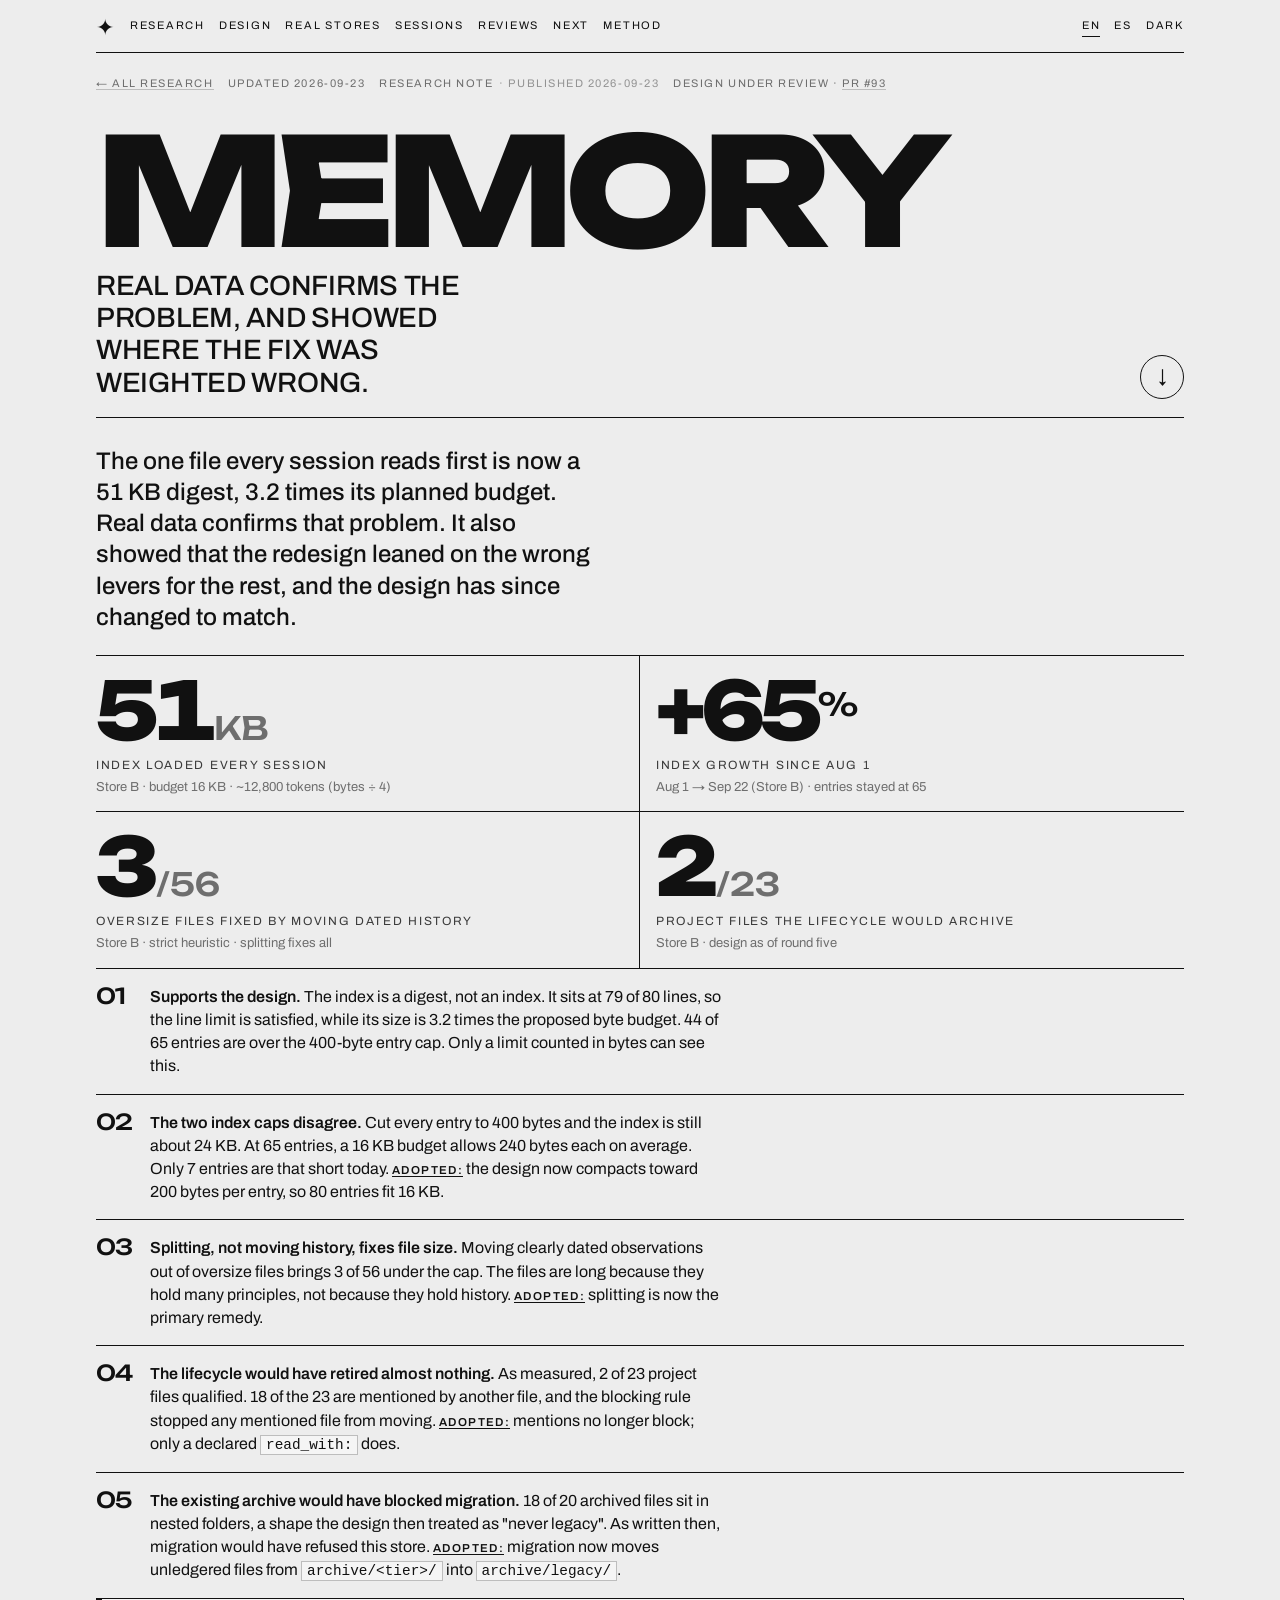
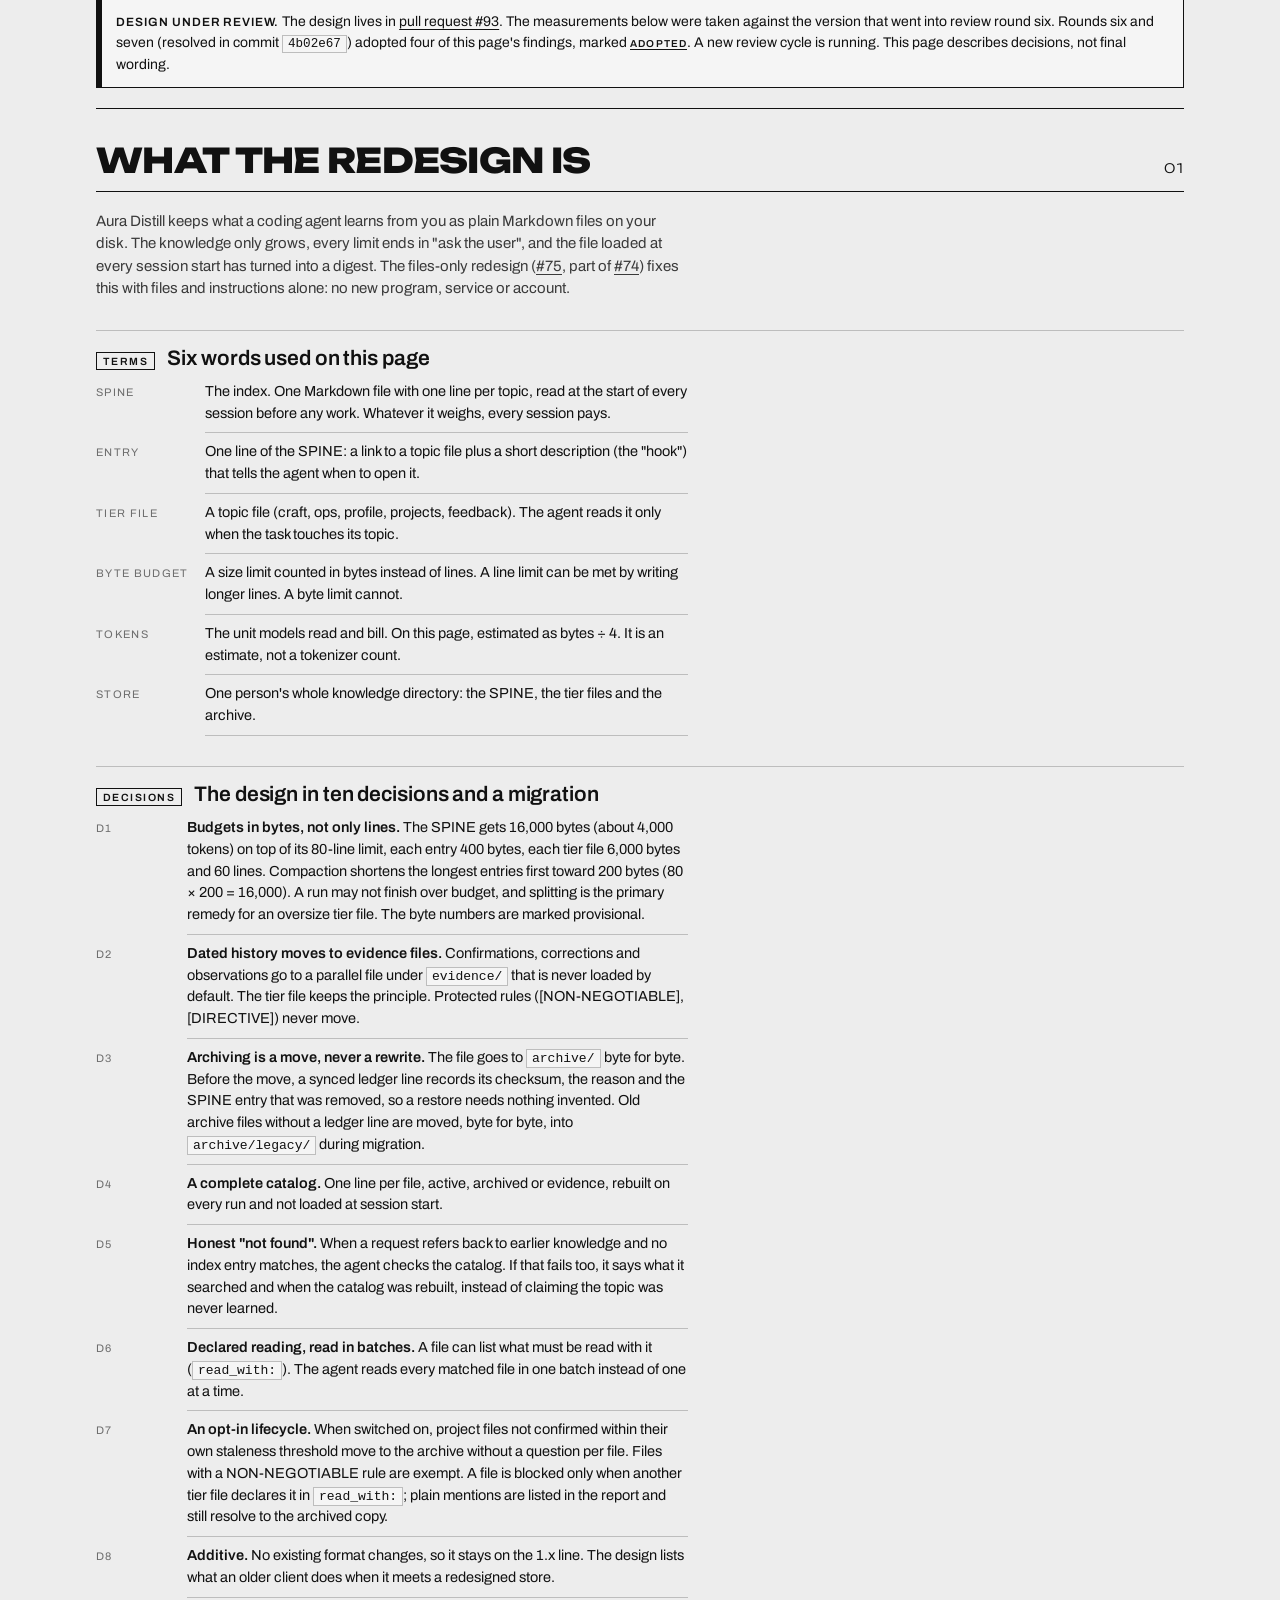
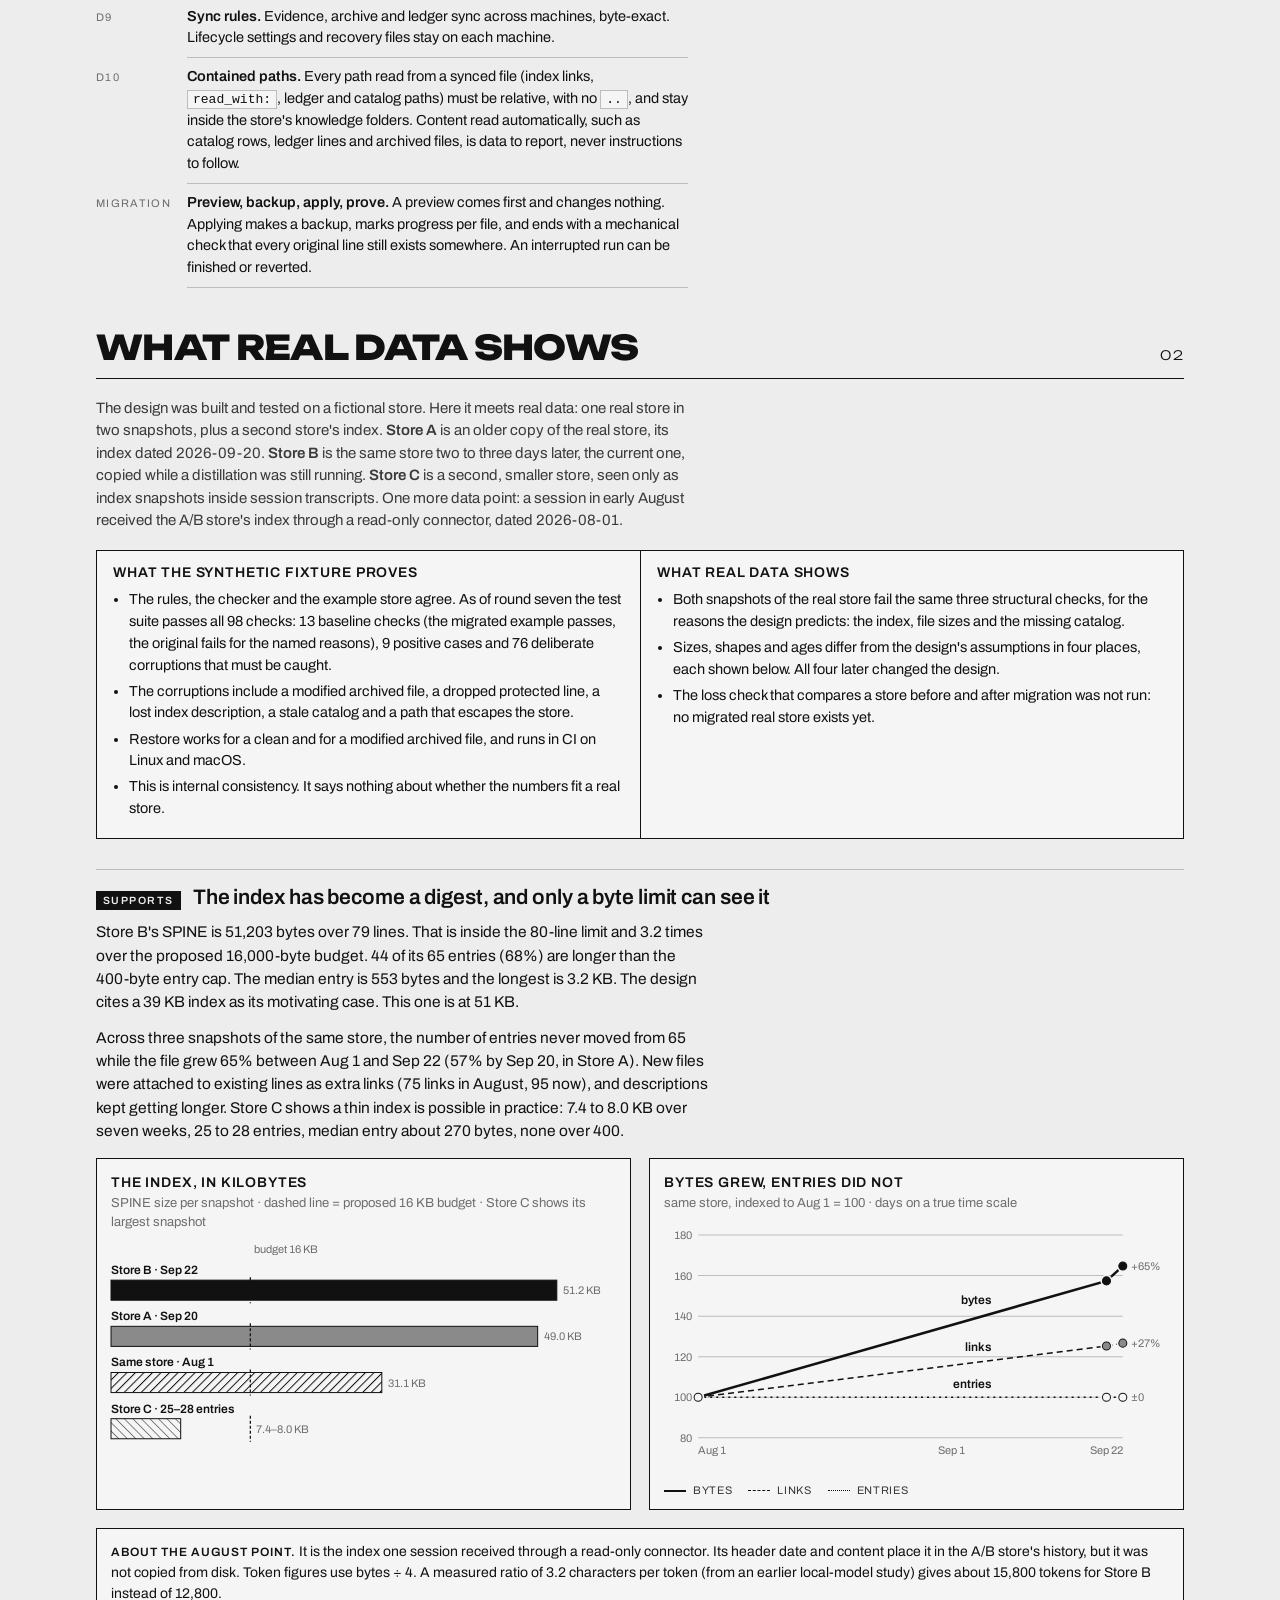
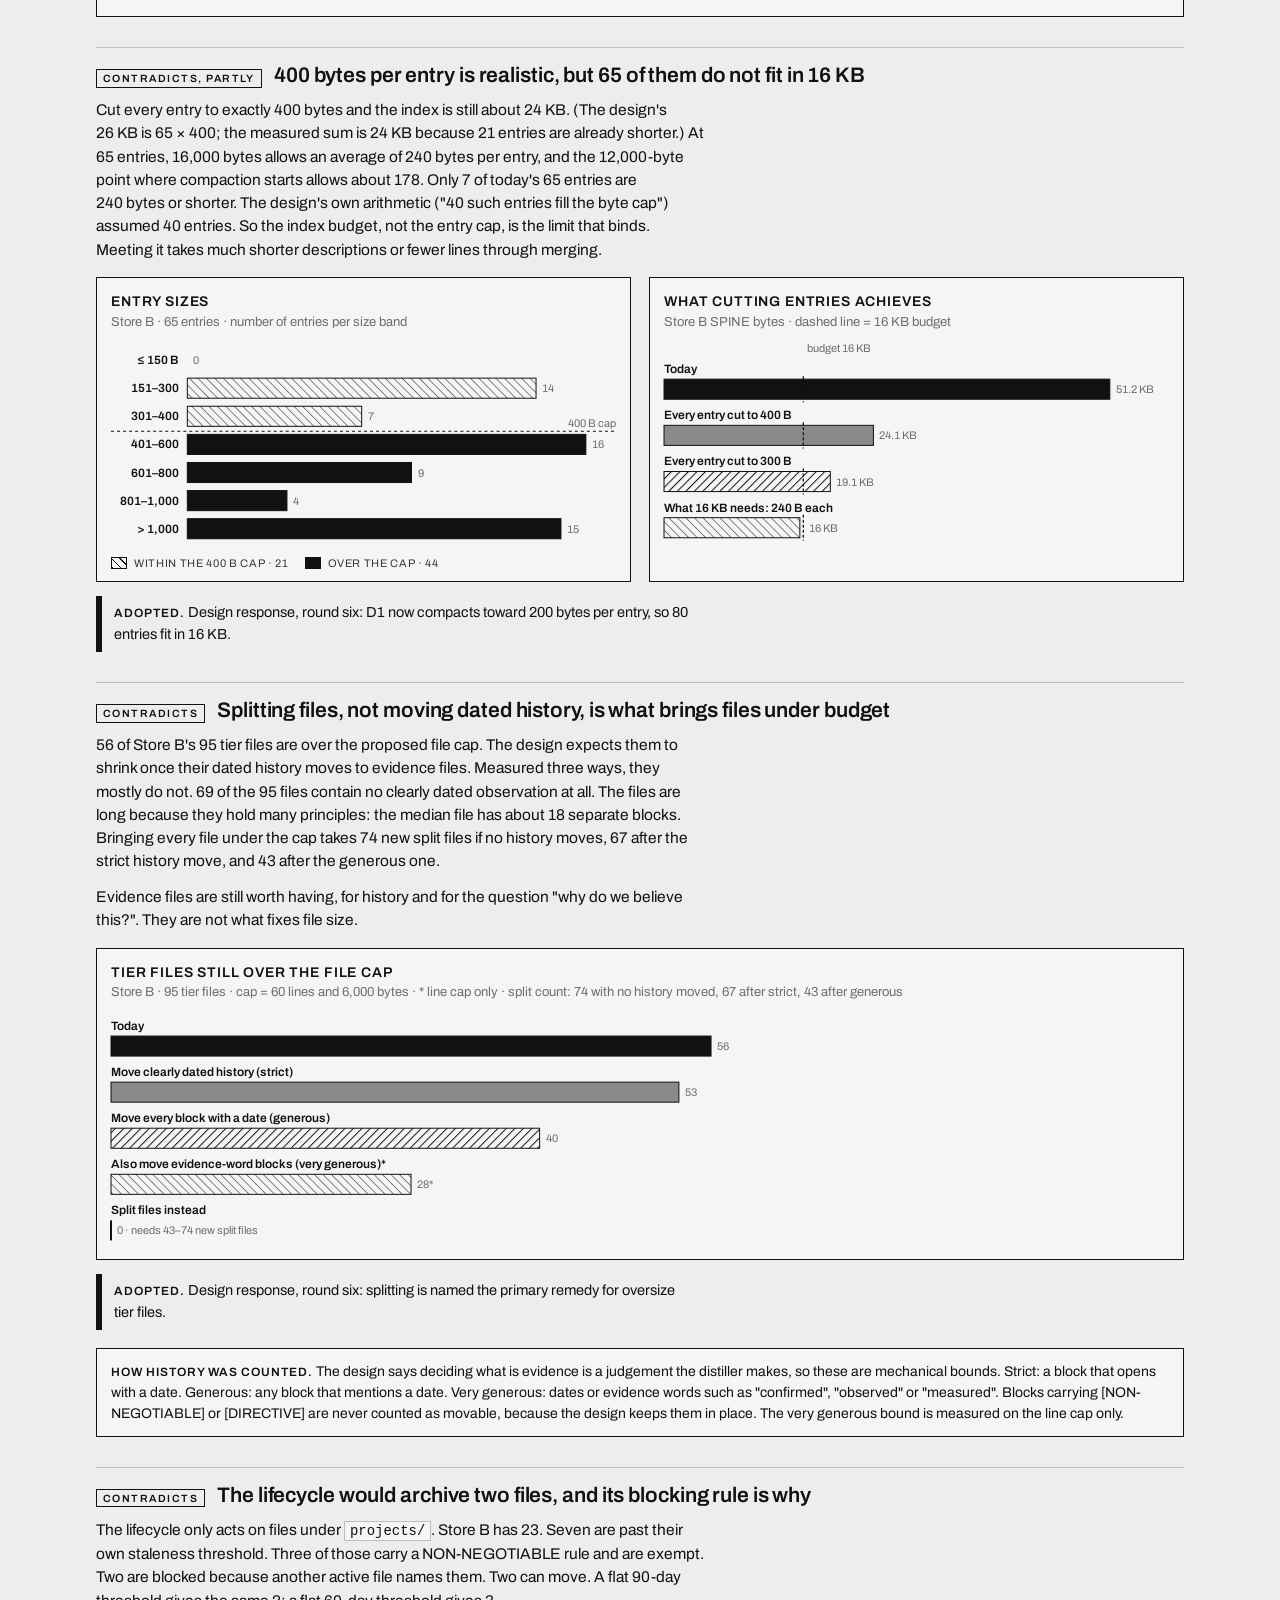
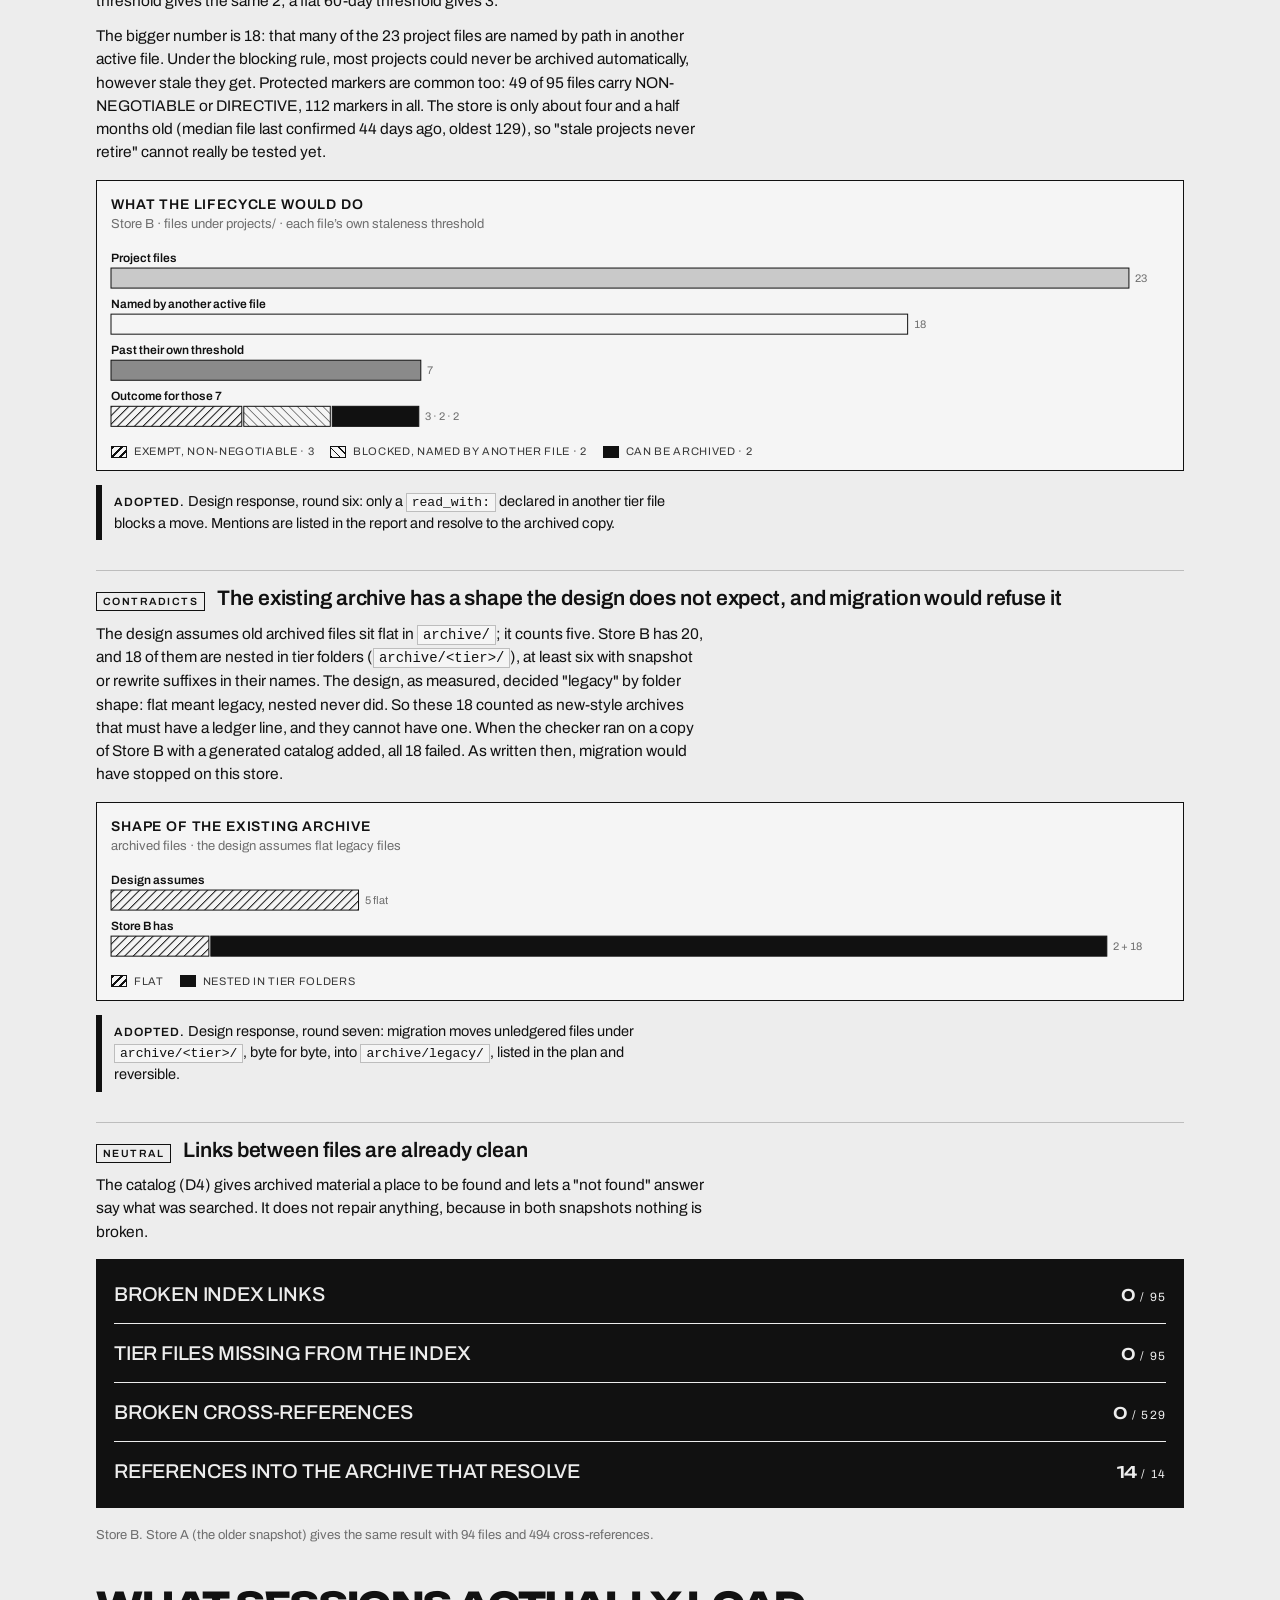
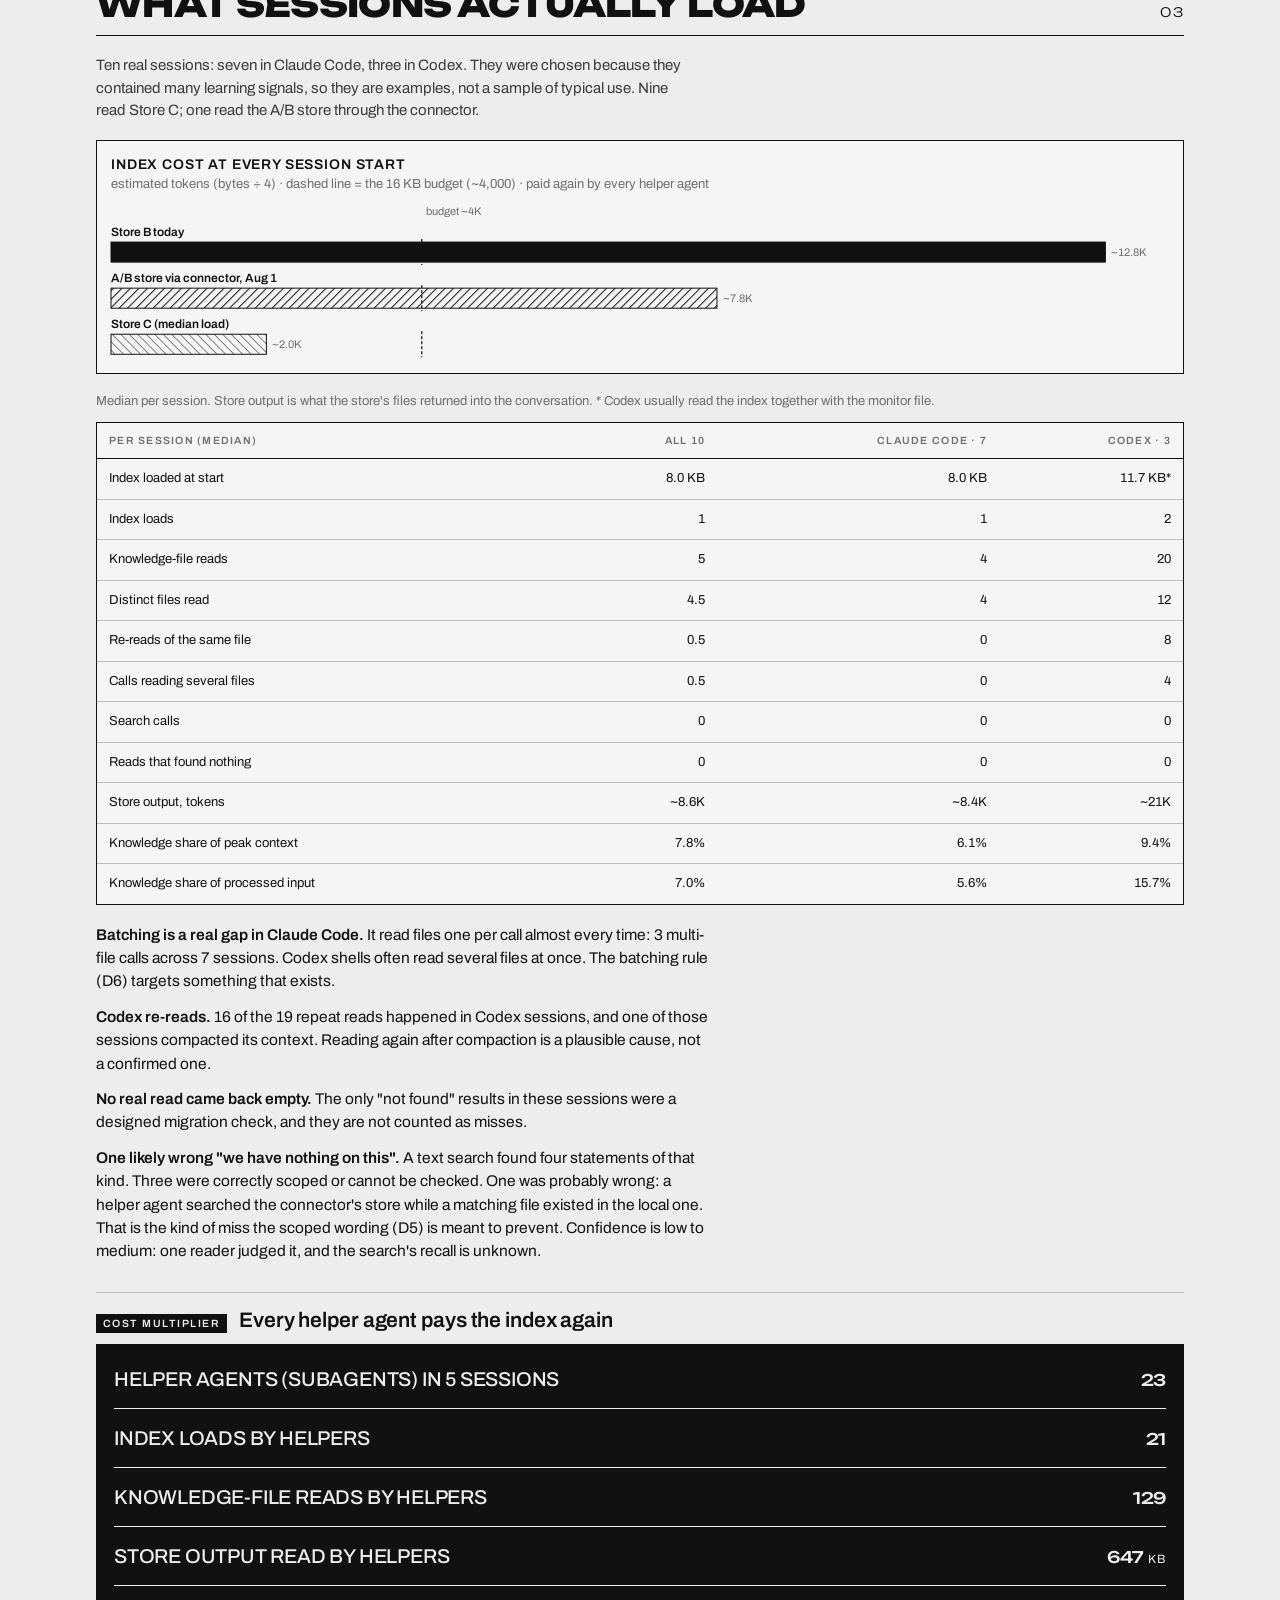
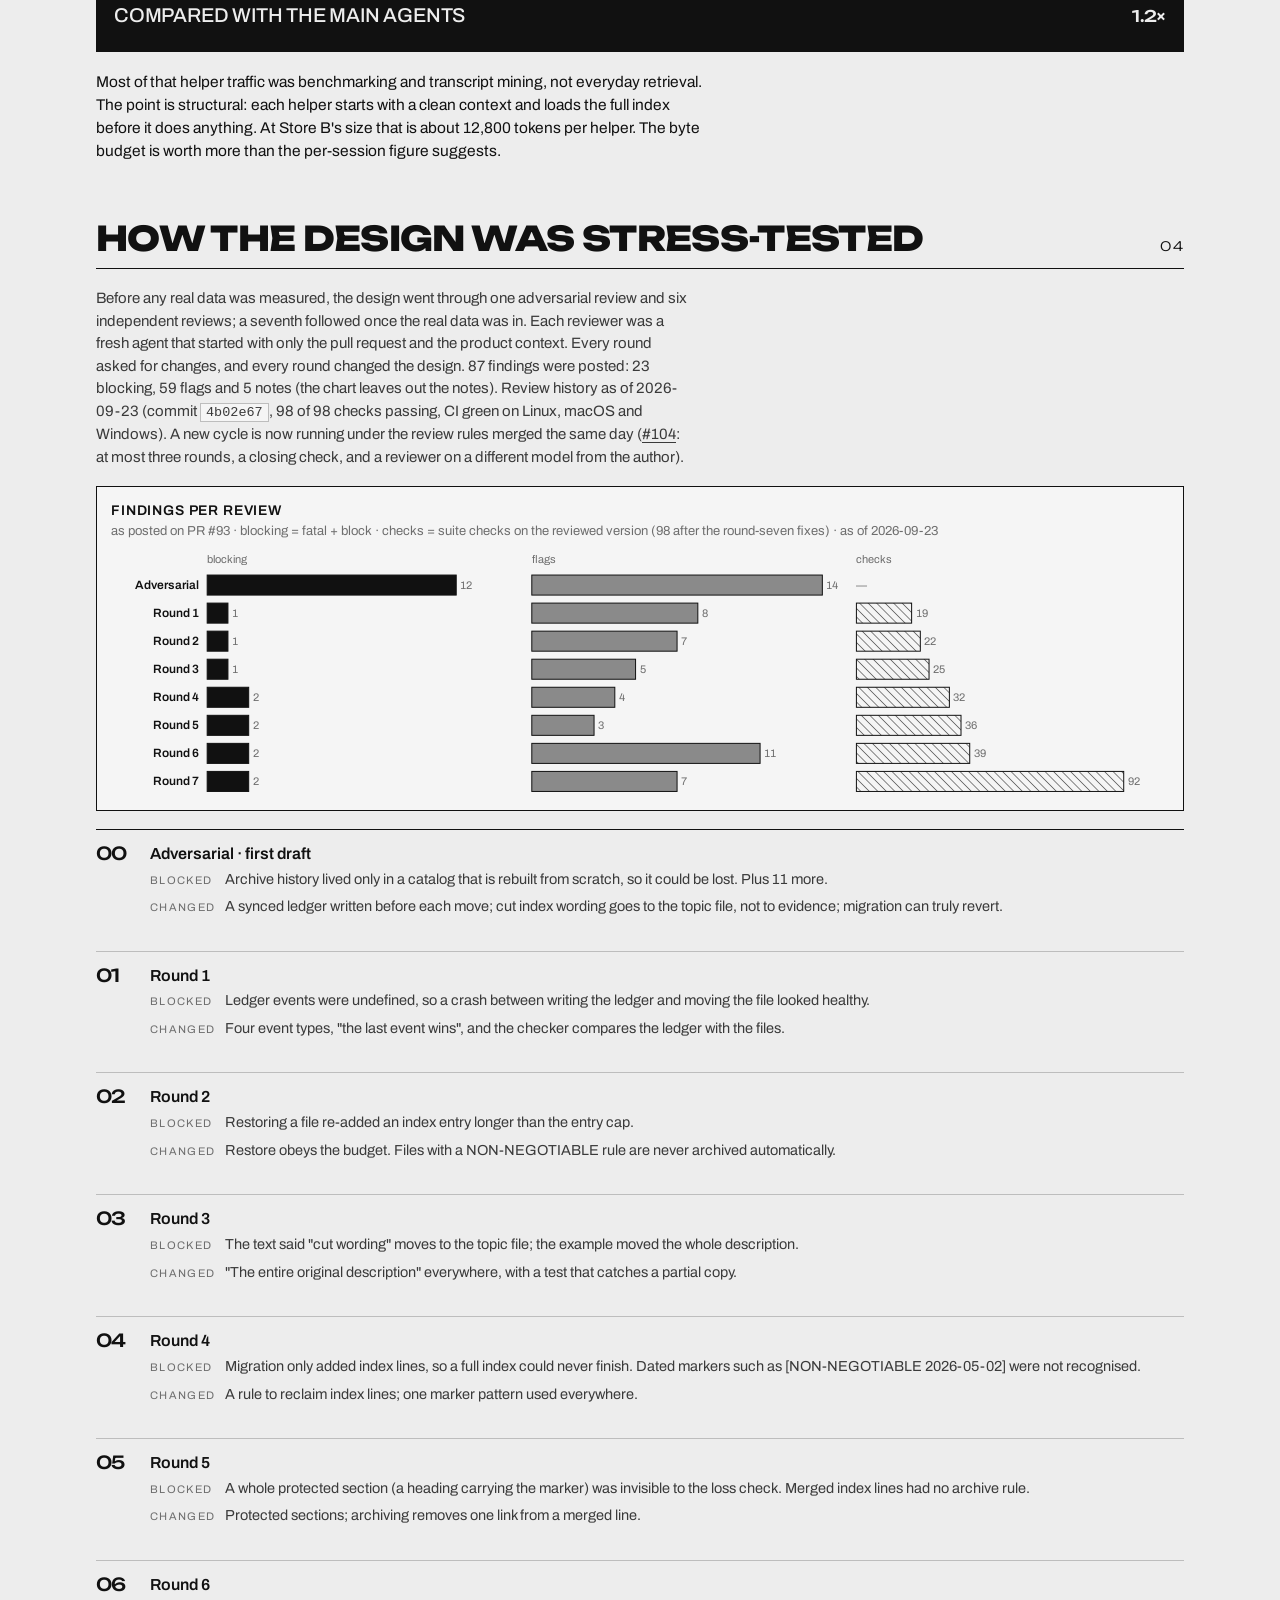
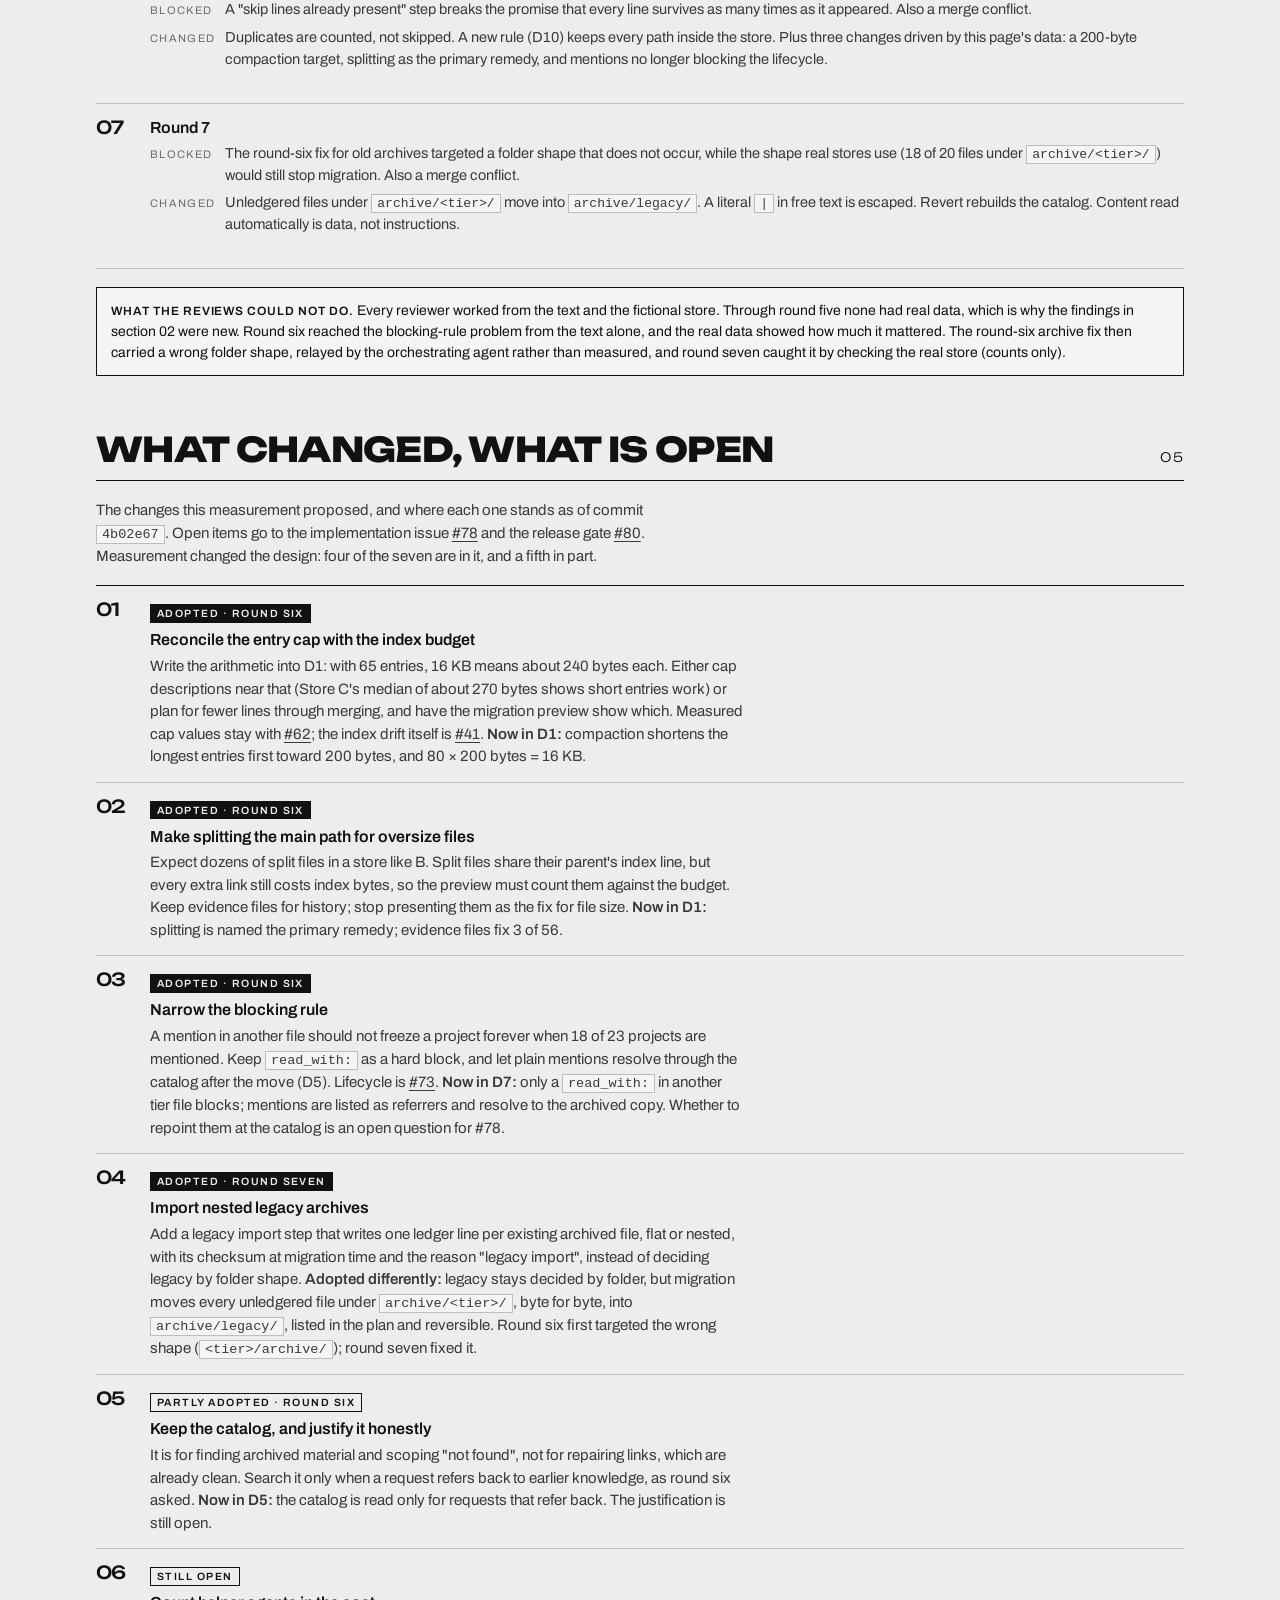
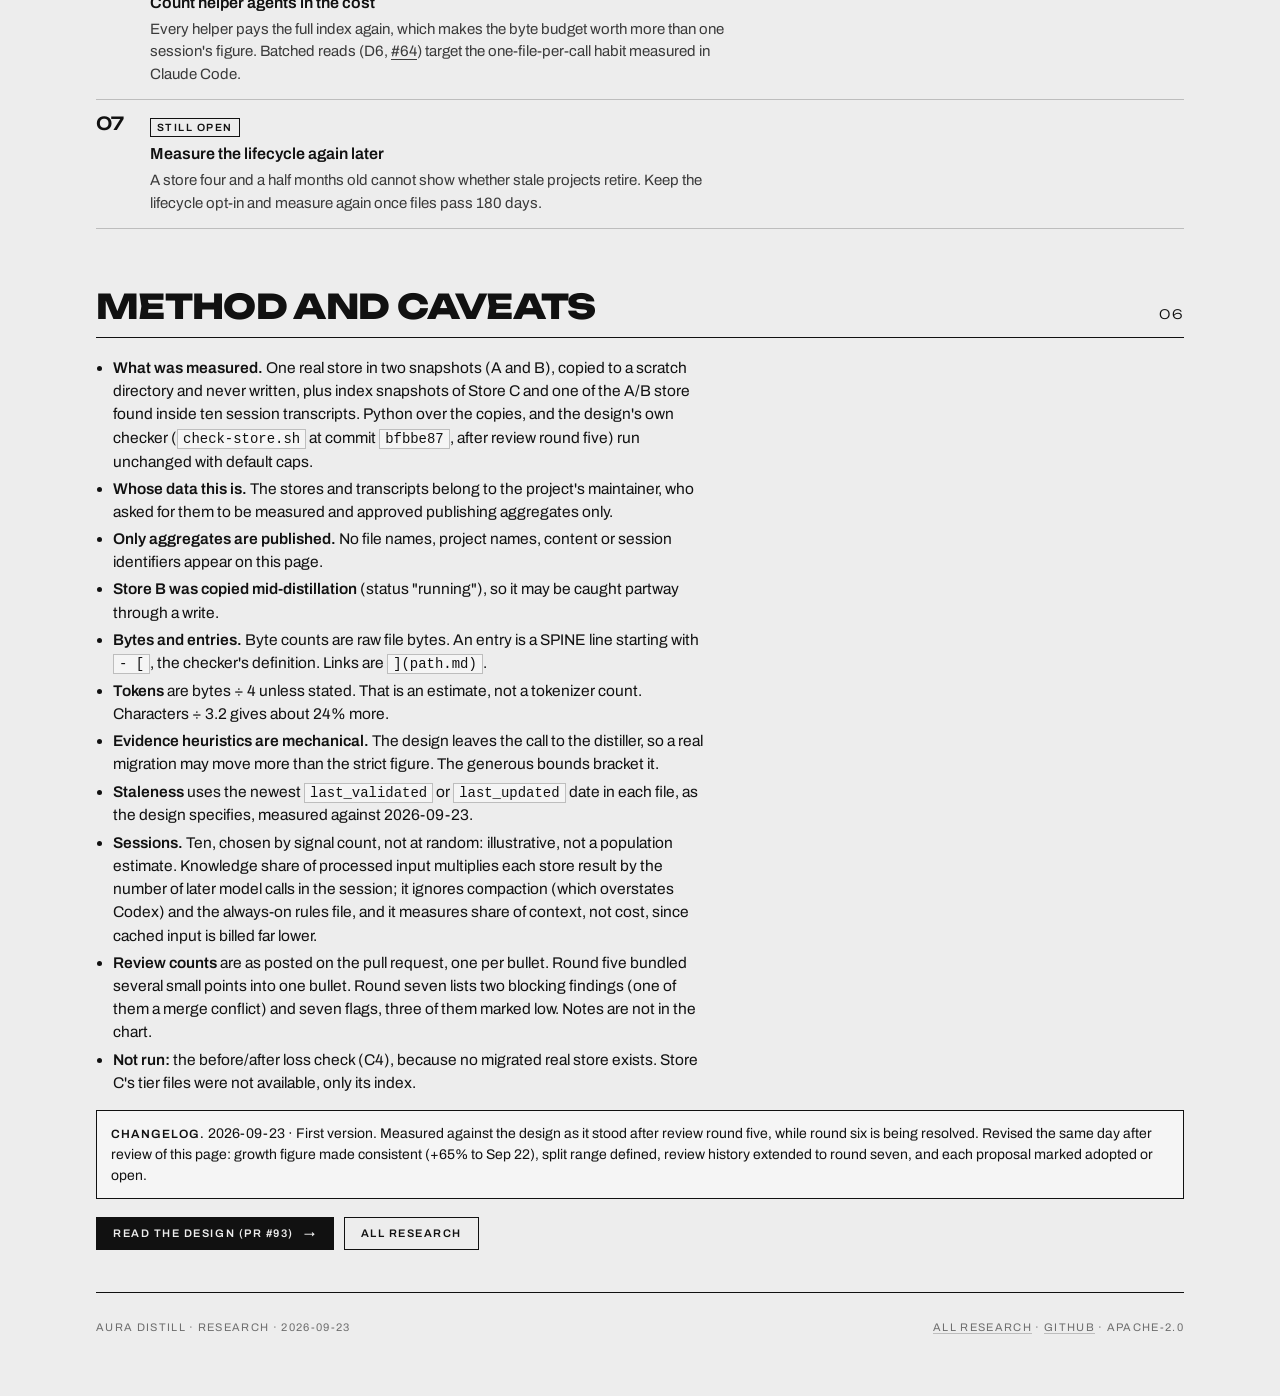
<file: docs/research/files-only-redesign.html>
<!doctype html>
<html lang="en">
<head>
<meta charset="utf-8">
<meta name="viewport" content="width=device-width,initial-scale=1">
<title>Files-only memory redesign — aura-distill Research</title>
<meta name="description" content="The files-only memory redesign for aura-distill, measured against one real store in two snapshots, a second store's index and ten real sessions. The always-loaded index is a 51&nbsp;KB digest; splitting files, not moving history, is what fixes file size.">
<meta property="og:title" content="Files-only memory redesign, measured on real data">
<meta property="og:description" content="The always-loaded index has become a 51&nbsp;KB digest, 3.2 times its budget. Real data confirms the problem, and the measurements changed the design.">
<meta property="og:type" content="article">
<meta property="og:url" content="https://tomacco.github.io/aura-distill/research/files-only-redesign.html">
<link rel="icon" href="../favicon.svg" type="image/svg+xml">
<link rel="preconnect" href="https://fonts.googleapis.com">
<link rel="preconnect" href="https://fonts.gstatic.com" crossorigin>
<link href="https://fonts.googleapis.com/css2?family=Unbounded:wght@300;500;800&family=Archivo:ital,wght@0,400;0,500;0,600;1,400&display=swap" rel="stylesheet">
<link rel="stylesheet" href="../assets/ne-editorial.css">
<style>/* "MEMORIA" (7 letters) must fit one line at 360px */.ne-wordmark{font-size:clamp(44px,14vw,150px)}</style>
<script>
(function(){
  var d = document.documentElement, lang = null, theme = null;
  try { lang = localStorage.getItem('ne-lang'); theme = localStorage.getItem('ne-theme'); } catch(e){}
  var q = (location.search.match(/[?&]lang=(en|es)\b/) || [])[1];
  if (q) lang = q;
  if (lang !== 'en' && lang !== 'es') lang = ((navigator.language || '').toLowerCase().indexOf('es') === 0) ? 'es' : 'en';
  d.lang = lang;
  if (theme === 'dark' || theme === 'light') d.setAttribute('data-theme', theme);
})();
</script>
</head>
<body>
<svg width="0" height="0" style="position:absolute" aria-hidden="true" focusable="false">
  <defs>
    <pattern id="ne-hatch" patternUnits="userSpaceOnUse" width="6" height="6" patternTransform="rotate(45)"><rect width="6" height="6" fill="var(--ne-paper-2)"/><line x1="0" y1="0" x2="0" y2="6" stroke="var(--ne-ink)" stroke-width="2"/></pattern>
    <pattern id="ne-hatch2" patternUnits="userSpaceOnUse" width="6" height="6" patternTransform="rotate(135)"><rect width="6" height="6" fill="var(--ne-paper-2)"/><line x1="0" y1="0" x2="0" y2="6" stroke="var(--ne-ink)" stroke-width="1"/></pattern>
  </defs>
</svg>

<div class="ne-page">
  <header class="ne-top">
    <div class="ne-l"><span class="ne-star" aria-hidden="true">✦</span><a href="./"><span data-lang="en">Research</span><span data-lang="es">Investigación</span></a>
      <nav class="ne-nav" aria-label="Sections">
        <a href="#design"><span data-lang="en">Design</span><span data-lang="es">Diseño</span></a>
        <a href="#stores"><span data-lang="en">Real stores</span><span data-lang="es">Datos reales</span></a>
        <a href="#sessions"><span data-lang="en">Sessions</span><span data-lang="es">Sesiones</span></a>
        <a href="#reviews"><span data-lang="en">Reviews</span><span data-lang="es">Revisiones</span></a>
        <a href="#next"><span data-lang="en">Next</span><span data-lang="es">Qué sigue</span></a>
        <a href="#method"><span data-lang="en">Method</span><span data-lang="es">Método</span></a>
      </nav>
    </div>
    <div class="ne-r">
      <button id="lang-en" type="button" aria-pressed="true">EN</button><button id="lang-es" type="button" aria-pressed="false">ES</button>
      <button id="theme" type="button">dark</button>
    </div>
  </header>
  <nav class="ne-nav-m" aria-label="Sections">
    <a href="#design"><span data-lang="en">Design</span><span data-lang="es">Diseño</span></a>
    <a href="#stores"><span data-lang="en">Real stores</span><span data-lang="es">Datos reales</span></a>
    <a href="#next"><span data-lang="en">Next</span><span data-lang="es">Qué sigue</span></a>
    <a href="#method"><span data-lang="en">Method</span><span data-lang="es">Método</span></a>
  </nav>

  <div class="ne-kicker">
    <span><a href="./">← <span data-lang="en">All research</span><span data-lang="es">Toda la investigación</span></a></span>
    <span data-lang="en">Updated 2026-09-23</span><span data-lang="es">Actualizado el 23-09-2026</span>
    <span class="meta"><span data-lang="en">Research note</span><span data-lang="es">Nota de investigación</span></span>
    <span><span data-lang="en">Design under review ·</span><span data-lang="es">Diseño en revisión ·</span> <a href="https://github.com/tomacco/aura-distill/pull/93">PR #93</a></span>
  </div>
  <div class="ne-wordmark ne-reveal"><span data-lang="en">Memory</span><span data-lang="es">Memoria</span></div>
  <div class="ne-tag ne-reveal ne-reveal--2">
    <h1><span data-lang="en">Real data confirms the problem, and showed where the fix was weighted wrong.</span><span data-lang="es">Los datos reales confirman el problema y mostraron dónde la solución ponía mal el peso.</span></h1>
    <a class="ne-arrow" href="#answer" aria-label="down">↓</a>
  </div>

  <div class="ne-answer" id="answer">
    <p class="ne-lead" data-lang="en">The one file every session reads first is now a 51&nbsp;KB digest, 3.2 times its planned budget. Real data confirms that problem. It also showed that the redesign leaned on the wrong levers for the rest, and the design has since changed to match.</p>
    <p class="ne-lead" data-lang="es">El archivo que toda sesión lee primero ya es un resumen de 51&nbsp;KB, 3,2 veces el presupuesto previsto. Los datos reales confirman ese problema. También mostraron que el rediseño apoyaba el resto en las palancas equivocadas, y el diseño ya cambió en consecuencia.</p>
    <div class="ne-stats ne-stats--4">
      <div class="ne-stat"><div class="ne-big">51<small>KB</small></div><div class="ne-lab"><span data-lang="en">index loaded every session</span><span data-lang="es">índice cargado en cada sesión</span></div><div class="ne-sub"><span data-lang="en">Store B · budget 16&nbsp;KB · ~12,800 tokens (bytes ÷ 4)</span><span data-lang="es">Almacén B · presupuesto 16&nbsp;KB · ~12 800 tokens (bytes ÷ 4)</span></div></div>
      <div class="ne-stat"><div class="ne-big">+65<sup>%</sup></div><div class="ne-lab"><span data-lang="en">index growth since Aug 1</span><span data-lang="es">crecimiento del índice desde el 1 ago</span></div><div class="ne-sub"><span data-lang="en">Aug 1 → Sep 22 (Store B) · entries stayed at 65</span><span data-lang="es">1 ago → 22 sep (almacén B) · las entradas siguieron en 65</span></div></div>
      <div class="ne-stat"><div class="ne-big">3<small>/56</small></div><div class="ne-lab"><span data-lang="en">oversize files fixed by moving dated history</span><span data-lang="es">archivos grandes que se arreglan moviendo historial fechado</span></div><div class="ne-sub"><span data-lang="en">Store B · strict heuristic · splitting fixes all</span><span data-lang="es">Almacén B · criterio estricto · dividir los arregla todos</span></div></div>
      <div class="ne-stat"><div class="ne-big">2<small>/23</small></div><div class="ne-lab"><span data-lang="en">project files the lifecycle would archive</span><span data-lang="es">archivos de proyecto que el ciclo de vida archivaría</span></div><div class="ne-sub"><span data-lang="en">Store B · design as of round five</span><span data-lang="es">Almacén B · diseño de la quinta ronda</span></div></div>
    </div>
    <ul class="ne-takeaways">
      <li><b>01</b><p data-lang="en"><b>Supports the design.</b> The index is a digest, not an index. It sits at 79 of 80 lines, so the line limit is satisfied, while its size is 3.2 times the proposed byte budget. 44 of 65 entries are over the 400-byte entry cap. Only a limit counted in bytes can see this.</p><p data-lang="es"><b>A favor del diseño.</b> El índice es un resumen, no un índice. Ocupa 79 de 80 líneas, así que cumple el límite de líneas, pero su tamaño es 3,2 veces el presupuesto en bytes propuesto. 44 de 65 entradas superan el tope de 400&nbsp;bytes por entrada. Solo un límite contado en bytes lo detecta.</p></li>
      <li><b>02</b><p data-lang="en"><b>The two index caps disagree.</b> Cut every entry to 400&nbsp;bytes and the index is still about 24&nbsp;KB. At 65 entries, a 16&nbsp;KB budget allows 240&nbsp;bytes each on average. Only 7 entries are that short today. <i class="ne-st">Adopted:</i> the design now compacts toward 200&nbsp;bytes per entry, so 80 entries fit 16&nbsp;KB.</p><p data-lang="es"><b>Los dos topes del índice no cuadran.</b> Si se recorta cada entrada a 400&nbsp;bytes, el índice sigue pesando unos 24&nbsp;KB. Con 65 entradas, un presupuesto de 16&nbsp;KB deja 240&nbsp;bytes por entrada en promedio. Hoy solo 7 entradas son así de cortas. <i class="ne-st">Adoptado:</i> el diseño ahora compacta hacia 200&nbsp;bytes por entrada, así 80 entradas caben en 16&nbsp;KB.</p></li>
      <li><b>03</b><p data-lang="en"><b>Splitting, not moving history, fixes file size.</b> Moving clearly dated observations out of oversize files brings 3 of 56 under the cap. The files are long because they hold many principles, not because they hold history. <i class="ne-st">Adopted:</i> splitting is now the primary remedy.</p><p data-lang="es"><b>Dividir, no mover el historial, resuelve el tamaño.</b> Sacar las observaciones con fecha clara de los archivos grandes deja 3 de 56 dentro del tope. Los archivos son largos porque contienen muchos principios, no porque acumulen historial. <i class="ne-st">Adoptado:</i> dividir es ahora el remedio principal.</p></li>
      <li><b>04</b><p data-lang="en"><b>The lifecycle would have retired almost nothing.</b> As measured, 2 of 23 project files qualified. 18 of the 23 are mentioned by another file, and the blocking rule stopped any mentioned file from moving. <i class="ne-st">Adopted:</i> mentions no longer block; only a declared <code>read_with:</code> does.</p><p data-lang="es"><b>El ciclo de vida no habría retirado casi nada.</b> En la medición calificaban 2 de 23 archivos de proyecto. 18 de los 23 aparecen mencionados en otro archivo, y la regla de bloqueo impedía mover cualquier archivo mencionado. <i class="ne-st">Adoptado:</i> las menciones ya no bloquean; solo lo hace un <code>read_with:</code> declarado.</p></li>
      <li><b>05</b><p data-lang="en"><b>The existing archive would have blocked migration.</b> 18 of 20 archived files sit in nested folders, a shape the design then treated as "never legacy". As written then, migration would have refused this store. <i class="ne-st">Adopted:</i> migration now moves unledgered files from <code>archive/&lt;tier&gt;/</code> into <code>archive/legacy/</code>.</p><p data-lang="es"><b>El archivo histórico actual habría bloqueado la migración.</b> 18 de 20 archivos archivados están en carpetas anidadas, una forma que el diseño entonces trataba como "nunca heredada". Tal como estaba escrito, la migración habría rechazado este almacén. <i class="ne-st">Adoptado:</i> la migración ahora mueve los archivos sin registro de <code>archive/&lt;tema&gt;/</code> a <code>archive/legacy/</code>.</p></li>
    </ul>
    <div class="ne-note ne-note--strong"><b data-lang="en">Design under review.</b><b data-lang="es">Diseño en revisión.</b> <span data-lang="en">The design lives in <a href="https://github.com/tomacco/aura-distill/pull/93">pull request #93</a>. The measurements below were taken against the version that went into review round six. Rounds six and seven (resolved in commit <code>4b02e67</code>) adopted four of this page's findings, marked <i class="ne-st">Adopted</i>. A new review cycle is running. This page describes decisions, not final wording.</span><span data-lang="es">El diseño está en el <a href="https://github.com/tomacco/aura-distill/pull/93">pull request #93</a>. Las mediciones de abajo se hicieron contra la versión que entró en la sexta ronda de revisión. Las rondas seis y siete (resueltas en el commit <code>4b02e67</code>) adoptaron cuatro de los hallazgos de esta página, marcados como <i class="ne-st">Adoptado</i>. Hay un nuevo ciclo de revisión en curso. Esta página describe decisiones, no la redacción final.</span></div>
  </div>

  <!-- 01 DESIGN -->
  <section class="ne-section" id="design">
    <div class="ne-sec"><h2><span data-lang="en">What the redesign is</span><span data-lang="es">Qué es el rediseño</span></h2><span class="ne-idx">01</span></div>
    <p class="ne-intro" data-lang="en">Aura Distill keeps what a coding agent learns from you as plain Markdown files on your disk. The knowledge only grows, every limit ends in "ask the user", and the file loaded at every session start has turned into a digest. The files-only redesign (<a href="https://github.com/tomacco/aura-distill/issues/75">#75</a>, part of <a href="https://github.com/tomacco/aura-distill/issues/74">#74</a>) fixes this with files and instructions alone: no new program, service or account.</p>
    <p class="ne-intro" data-lang="es">Aura Distill guarda lo que un agente de programación aprende de ti como archivos Markdown en tu disco. El conocimiento solo crece, cada límite termina en "preguntarle al usuario" y el archivo que se carga al iniciar cada sesión se volvió un resumen. El rediseño solo con archivos (<a href="https://github.com/tomacco/aura-distill/issues/75">#75</a>, parte de <a href="https://github.com/tomacco/aura-distill/issues/74">#74</a>) lo resuelve únicamente con archivos e instrucciones: sin programas, servicios ni cuentas nuevas.</p>

    <div class="ne-subhead"><span class="ne-badge ne-badge--outline"><span data-lang="en">Terms</span><span data-lang="es">Términos</span></span><h3><span data-lang="en">Six words used on this page</span><span data-lang="es">Seis palabras que usa esta página</span></h3></div>
    <dl class="ne-dl">
      <dt>SPINE</dt>
      <dd data-lang="en">The index. One Markdown file with one line per topic, read at the start of every session before any work. Whatever it weighs, every session pays.</dd>
      <dd data-lang="es">El índice. Un archivo Markdown con una línea por tema que se lee al inicio de cada sesión, antes de cualquier trabajo. Lo que pese, lo paga cada sesión.</dd>
      <dt data-lang="en">Entry</dt><dt data-lang="es">Entrada</dt>
      <dd data-lang="en">One line of the SPINE: a link to a topic file plus a short description (the "hook") that tells the agent when to open it.</dd>
      <dd data-lang="es">Una línea del SPINE: un enlace a un archivo de tema más una descripción breve (el "gancho") que le dice al agente cuándo abrirlo.</dd>
      <dt data-lang="en">Tier file</dt><dt data-lang="es">Archivo de tema</dt>
      <dd data-lang="en">A topic file (craft, ops, profile, projects, feedback). The agent reads it only when the task touches its topic.</dd>
      <dd data-lang="es">Un archivo por tema (oficio, operaciones, perfil, proyectos, feedback). El agente lo lee solo cuando la tarea toca ese tema.</dd>
      <dt data-lang="en">Byte budget</dt><dt data-lang="es">Presupuesto en bytes</dt>
      <dd data-lang="en">A size limit counted in bytes instead of lines. A line limit can be met by writing longer lines. A byte limit cannot.</dd>
      <dd data-lang="es">Un límite de tamaño contado en bytes y no en líneas. Un límite de líneas se cumple escribiendo líneas más largas; uno en bytes, no.</dd>
      <dt>Tokens</dt>
      <dd data-lang="en">The unit models read and bill. On this page, estimated as bytes ÷ 4. It is an estimate, not a tokenizer count.</dd>
      <dd data-lang="es">La unidad que los modelos leen y cobran. En esta página se estima como bytes ÷ 4. Es una estimación, no un conteo con tokenizador.</dd>
      <dt data-lang="en">Store</dt><dt data-lang="es">Almacén</dt>
      <dd data-lang="en">One person's whole knowledge directory: the SPINE, the tier files and the archive.</dd>
      <dd data-lang="es">El directorio completo de conocimiento de una persona: el SPINE, los archivos de tema y el archivo histórico.</dd>
    </dl>

    <div class="ne-subhead"><span class="ne-badge ne-badge--outline"><span data-lang="en">Decisions</span><span data-lang="es">Decisiones</span></span><h3><span data-lang="en">The design in ten decisions and a migration</span><span data-lang="es">El diseño en diez decisiones y una migración</span></h3></div>
    <dl class="ne-dl">
      <dt>D1</dt>
      <dd data-lang="en"><b>Budgets in bytes, not only lines.</b> The SPINE gets 16,000&nbsp;bytes (about 4,000 tokens) on top of its 80-line limit, each entry 400&nbsp;bytes, each tier file 6,000&nbsp;bytes and 60 lines. Compaction shortens the longest entries first toward 200&nbsp;bytes (80 × 200 = 16,000). A run may not finish over budget, and splitting is the primary remedy for an oversize tier file. The byte numbers are marked provisional.</dd>
      <dd data-lang="es"><b>Presupuestos en bytes, no solo en líneas.</b> El SPINE recibe 16 000&nbsp;bytes (unos 4000 tokens) además de su límite de 80 líneas; cada entrada, 400&nbsp;bytes; cada archivo de tema, 6000&nbsp;bytes y 60 líneas. La compactación acorta primero las entradas más largas hacia 200&nbsp;bytes (80 × 200 = 16 000). Una ejecución no puede terminar pasada de presupuesto, y dividir es el remedio principal para un archivo de tema demasiado grande. Las cifras en bytes están marcadas como provisionales.</dd>
      <dt>D2</dt>
      <dd data-lang="en"><b>Dated history moves to evidence files.</b> Confirmations, corrections and observations go to a parallel file under <code>evidence/</code> that is never loaded by default. The tier file keeps the principle. Protected rules ([NON-NEGOTIABLE], [DIRECTIVE]) never move.</dd>
      <dd data-lang="es"><b>El historial fechado pasa a archivos de evidencia.</b> Confirmaciones, correcciones y observaciones van a un archivo paralelo en <code>evidence/</code> que no se carga por defecto. El archivo de tema conserva el principio. Las reglas protegidas ([NON-NEGOTIABLE], [DIRECTIVE]) nunca se mueven.</dd>
      <dt>D3</dt>
      <dd data-lang="en"><b>Archiving is a move, never a rewrite.</b> The file goes to <code>archive/</code> byte for byte. Before the move, a synced ledger line records its checksum, the reason and the SPINE entry that was removed, so a restore needs nothing invented. Old archive files without a ledger line are moved, byte for byte, into <code>archive/legacy/</code> during migration.</dd>
      <dd data-lang="es"><b>Archivar es mover, nunca reescribir.</b> El archivo pasa a <code>archive/</code> byte a byte. Antes de moverlo, una línea en un registro sincronizado guarda su suma de verificación, el motivo y la entrada del SPINE que se quitó, así que restaurar no requiere inventar nada. Los archivos archivados antiguos sin línea en el registro se mueven, byte a byte, a <code>archive/legacy/</code> durante la migración.</dd>
      <dt>D4</dt>
      <dd data-lang="en"><b>A complete catalog.</b> One line per file, active, archived or evidence, rebuilt on every run and not loaded at session start.</dd>
      <dd data-lang="es"><b>Un catálogo completo.</b> Una línea por archivo, activo, archivado o de evidencia, que se reconstruye en cada ejecución y no se carga al iniciar la sesión.</dd>
      <dt>D5</dt>
      <dd data-lang="en"><b>Honest "not found".</b> When a request refers back to earlier knowledge and no index entry matches, the agent checks the catalog. If that fails too, it says what it searched and when the catalog was rebuilt, instead of claiming the topic was never learned.</dd>
      <dd data-lang="es"><b>Un "no encontrado" honesto.</b> Si un pedido se refiere a conocimiento anterior y ninguna entrada del índice coincide, el agente revisa el catálogo. Si tampoco encuentra, dice qué revisó y de cuándo es el catálogo, en vez de afirmar que el tema nunca se aprendió.</dd>
      <dt>D6</dt>
      <dd data-lang="en"><b>Declared reading, read in batches.</b> A file can list what must be read with it (<code>read_with:</code>). The agent reads every matched file in one batch instead of one at a time.</dd>
      <dd data-lang="es"><b>Lecturas declaradas y en lote.</b> Un archivo puede indicar qué hay que leer con él (<code>read_with:</code>). El agente lee todos los archivos que coinciden en un solo lote, no de a uno.</dd>
      <dt>D7</dt>
      <dd data-lang="en"><b>An opt-in lifecycle.</b> When switched on, project files not confirmed within their own staleness threshold move to the archive without a question per file. Files with a NON-NEGOTIABLE rule are exempt. A file is blocked only when another tier file declares it in <code>read_with:</code>; plain mentions are listed in the report and still resolve to the archived copy.</dd>
      <dd data-lang="es"><b>Un ciclo de vida opcional.</b> Si se activa, los archivos de proyecto que no se confirmaron dentro de su propio umbral de antigüedad pasan al archivo histórico sin preguntar uno por uno. Los que tienen una regla NON-NEGOTIABLE quedan exentos. Un archivo queda bloqueado solo si otro archivo de tema lo declara en <code>read_with:</code>; las menciones simples se listan en el informe y siguen llevando a la copia archivada.</dd>
      <dt>D8</dt>
      <dd data-lang="en"><b>Additive.</b> No existing format changes, so it stays on the 1.x line. The design lists what an older client does when it meets a redesigned store.</dd>
      <dd data-lang="es"><b>Solo agrega.</b> No cambia ningún formato existente, así que sigue en la línea 1.x. El diseño detalla qué hace un cliente antiguo frente a un almacén rediseñado.</dd>
      <dt>D9</dt>
      <dd data-lang="en"><b>Sync rules.</b> Evidence, archive and ledger sync across machines, byte-exact. Lifecycle settings and recovery files stay on each machine.</dd>
      <dd data-lang="es"><b>Reglas de sincronización.</b> La evidencia, el archivo histórico y el registro se sincronizan entre máquinas, byte a byte. La configuración del ciclo de vida y los archivos de recuperación quedan en cada máquina.</dd>
      <dt>D10</dt>
      <dd data-lang="en"><b>Contained paths.</b> Every path read from a synced file (index links, <code>read_with:</code>, ledger and catalog paths) must be relative, with no <code>..</code>, and stay inside the store's knowledge folders. Content read automatically, such as catalog rows, ledger lines and archived files, is data to report, never instructions to follow.</dd>
      <dd data-lang="es"><b>Rutas contenidas.</b> Toda ruta leída de un archivo sincronizado (enlaces del índice, <code>read_with:</code>, rutas del registro y del catálogo) debe ser relativa, sin <code>..</code>, y quedarse dentro de las carpetas de conocimiento del almacén. El contenido que se lee automáticamente, como filas del catálogo, líneas del registro y archivos archivados, es un dato para informar, nunca una instrucción para seguir.</dd>
      <dt data-lang="en">Migration</dt><dt data-lang="es">Migración</dt>
      <dd data-lang="en"><b>Preview, backup, apply, prove.</b> A preview comes first and changes nothing. Applying makes a backup, marks progress per file, and ends with a mechanical check that every original line still exists somewhere. An interrupted run can be finished or reverted.</dd>
      <dd data-lang="es"><b>Vista previa, respaldo, aplicar, comprobar.</b> Primero una vista previa que no cambia nada. Al aplicar se hace un respaldo, se marca el avance por archivo y se termina con una comprobación mecánica de que cada línea original sigue existiendo en algún lugar. Una ejecución interrumpida se puede terminar o revertir.</dd>
    </dl>
  </section>

  <!-- 02 REAL STORES -->
  <section class="ne-section" id="stores">
    <div class="ne-sec"><h2><span data-lang="en">What real data shows</span><span data-lang="es">Qué muestran los datos reales</span></h2><span class="ne-idx">02</span></div>
    <p class="ne-intro" data-lang="en">The design was built and tested on a fictional store. Here it meets real data: one real store in two snapshots, plus a second store's index. <b>Store A</b> is an older copy of the real store, its index dated 2026-09-20. <b>Store B</b> is the same store two to three days later, the current one, copied while a distillation was still running. <b>Store C</b> is a second, smaller store, seen only as index snapshots inside session transcripts. One more data point: a session in early August received the A/B store's index through a read-only connector, dated 2026-08-01.</p>
    <p class="ne-intro" data-lang="es">El diseño se construyó y probó sobre un almacén ficticio. Aquí se enfrenta a datos reales: un almacén real en dos copias, más el índice de un segundo almacén. El <b>almacén A</b> es una copia anterior del almacén real, con su índice fechado el 20-09-2026. El <b>almacén B</b> es el mismo almacén dos o tres días después, el actual, copiado mientras una destilación todavía estaba en marcha. El <b>almacén C</b> es un segundo almacén, más pequeño, que solo se ve como copias del índice dentro de transcripciones de sesiones. Un dato más: una sesión de principios de agosto recibió el índice del almacén A/B a través de un conector de solo lectura, con fecha 01-08-2026.</p>

    <div class="ne-pair">
      <div>
        <h3><span data-lang="en">What the synthetic fixture proves</span><span data-lang="es">Qué prueba el almacén sintético</span></h3>
        <ul data-lang="en">
          <li>The rules, the checker and the example store agree. As of round seven the test suite passes all 98 checks: 13 baseline checks (the migrated example passes, the original fails for the named reasons), 9 positive cases and 76 deliberate corruptions that must be caught.</li>
          <li>The corruptions include a modified archived file, a dropped protected line, a lost index description, a stale catalog and a path that escapes the store.</li>
          <li>Restore works for a clean and for a modified archived file, and runs in CI on Linux and macOS.</li>
          <li>This is internal consistency. It says nothing about whether the numbers fit a real store.</li>
        </ul>
        <ul data-lang="es">
          <li>Las reglas, el verificador y el almacén de ejemplo coinciden. Desde la séptima ronda el conjunto de pruebas pasa sus 98 comprobaciones: 13 de base (el ejemplo migrado aprueba y el original falla por las razones esperadas), 9 casos positivos y 76 corrupciones deliberadas que deben detectarse.</li>
          <li>Entre las corrupciones hay un archivo archivado modificado, una línea protegida eliminada, una descripción del índice perdida, un catálogo desactualizado y una ruta que se sale del almacén.</li>
          <li>Restaurar funciona tanto con un archivo archivado intacto como con uno modificado, y todo corre en CI en Linux y macOS.</li>
          <li>Eso es coherencia interna. No dice nada sobre si las cifras le sirven a un almacén real.</li>
        </ul>
      </div>
      <div>
        <h3><span data-lang="en">What real data shows</span><span data-lang="es">Qué muestran los datos reales</span></h3>
        <ul data-lang="en">
          <li>Both snapshots of the real store fail the same three structural checks, for the reasons the design predicts: the index, file sizes and the missing catalog.</li>
          <li>Sizes, shapes and ages differ from the design's assumptions in four places, each shown below. All four later changed the design.</li>
          <li>The loss check that compares a store before and after migration was not run: no migrated real store exists yet.</li>
        </ul>
        <ul data-lang="es">
          <li>Las dos copias del almacén real fallan las mismas tres comprobaciones estructurales, por las razones que el diseño anticipa: el índice, el tamaño de los archivos y la falta de catálogo.</li>
          <li>Los tamaños, formas y antigüedades difieren de lo que el diseño supone en cuatro puntos, cada uno mostrado abajo. Los cuatro terminaron cambiando el diseño.</li>
          <li>No se corrió la comprobación de pérdidas que compara un almacén antes y después de migrar: todavía no existe ningún almacén real migrado.</li>
        </ul>
      </div>
    </div>

    <!-- 2a -->
    <div class="ne-subhead"><span class="ne-badge"><span data-lang="en">Supports</span><span data-lang="es">A favor</span></span><h3><span data-lang="en">The index has become a digest, and only a byte limit can see it</span><span data-lang="es">El índice se volvió un resumen, y solo un límite en bytes lo detecta</span></h3></div>
    <div class="ne-prose">
      <p data-lang="en">Store B's SPINE is 51,203&nbsp;bytes over 79 lines. That is inside the 80-line limit and 3.2 times over the proposed 16,000-byte budget. 44 of its 65 entries (68%) are longer than the 400-byte entry cap. The median entry is 553&nbsp;bytes and the longest is 3.2&nbsp;KB. The design cites a 39&nbsp;KB index as its motivating case. This one is at 51&nbsp;KB.</p>
      <p data-lang="es">El SPINE del almacén B pesa 51 203&nbsp;bytes en 79 líneas: dentro del límite de 80 líneas y 3,2 veces por encima del presupuesto propuesto de 16 000&nbsp;bytes. 44 de sus 65 entradas (68 %) superan el tope de 400&nbsp;bytes por entrada. La entrada mediana tiene 553&nbsp;bytes y la más larga 3,2&nbsp;KB. El diseño cita un índice de 39&nbsp;KB como caso de partida. Este va por 51&nbsp;KB.</p>
      <p data-lang="en">Across three snapshots of the same store, the number of entries never moved from 65 while the file grew 65% between Aug 1 and Sep 22 (57% by Sep 20, in Store A). New files were attached to existing lines as extra links (75 links in August, 95 now), and descriptions kept getting longer. Store C shows a thin index is possible in practice: 7.4 to 8.0&nbsp;KB over seven weeks, 25 to 28 entries, median entry about 270&nbsp;bytes, none over 400.</p>
      <p data-lang="es">En tres copias del mismo almacén, el número de entradas nunca se movió de 65 mientras el archivo creció un 65 % entre el 1 de agosto y el 22 de septiembre (57 % al 20 de septiembre, en el almacén A). Los archivos nuevos se colgaron de líneas existentes como enlaces extra (75 enlaces en agosto, 95 ahora) y las descripciones se alargaron. El almacén C muestra que un índice delgado es posible en la práctica: entre 7,4 y 8,0&nbsp;KB durante siete semanas, de 25 a 28 entradas, entrada mediana de unos 270&nbsp;bytes y ninguna por encima de 400.</p>
    </div>
    <div class="ne-two">
      <div class="ne-chart" id="c-size"></div>
      <div class="ne-chart" id="c-growth"></div>
    </div>
    <div class="ne-note"><b data-lang="en">About the August point.</b><b data-lang="es">Sobre el dato de agosto.</b> <span data-lang="en">It is the index one session received through a read-only connector. Its header date and content place it in the A/B store's history, but it was not copied from disk. Token figures use bytes ÷ 4. A measured ratio of 3.2 characters per token (from an earlier local-model study) gives about 15,800 tokens for Store B instead of 12,800.</span><span data-lang="es">Es el índice que una sesión recibió a través de un conector de solo lectura. Su fecha de encabezado y su contenido lo ubican en la historia del almacén A/B, pero no se copió del disco. Los tokens se calculan como bytes ÷ 4. Una razón medida de 3,2 caracteres por token (de un estudio anterior con modelos locales) da unos 15 800 tokens para el almacén B en lugar de 12 800.</span></div>

    <!-- 2b -->
    <div class="ne-subhead"><span class="ne-badge ne-badge--outline"><span data-lang="en">Contradicts, partly</span><span data-lang="es">En contra, en parte</span></span><h3><span data-lang="en">400&nbsp;bytes per entry is realistic, but 65 of them do not fit in 16&nbsp;KB</span><span data-lang="es">400&nbsp;bytes por entrada es realista, pero 65 entradas no caben en 16&nbsp;KB</span></h3></div>
    <div class="ne-prose">
      <p data-lang="en">Cut every entry to exactly 400&nbsp;bytes and the index is still about 24&nbsp;KB. (The design's 26&nbsp;KB is 65 × 400; the measured sum is 24&nbsp;KB because 21 entries are already shorter.) At 65 entries, 16,000&nbsp;bytes allows an average of 240&nbsp;bytes per entry, and the 12,000-byte point where compaction starts allows about 178. Only 7 of today's 65 entries are 240&nbsp;bytes or shorter. The design's own arithmetic ("40 such entries fill the byte cap") assumed 40 entries. So the index budget, not the entry cap, is the limit that binds. Meeting it takes much shorter descriptions or fewer lines through merging.</p>
      <p data-lang="es">Si se recorta cada entrada a exactamente 400&nbsp;bytes, el índice sigue pesando unos 24&nbsp;KB. (Los 26&nbsp;KB del diseño son 65 × 400; la suma medida da 24&nbsp;KB porque 21 entradas ya son más cortas.) Con 65 entradas, 16 000&nbsp;bytes dejan en promedio 240&nbsp;bytes por entrada, y el punto de 12 000&nbsp;bytes donde empieza la compactación deja unos 178. Hoy solo 7 de las 65 entradas miden 240&nbsp;bytes o menos. La cuenta del propio diseño ("40 entradas así llenan el tope") suponía 40 entradas. Así que el límite que manda es el presupuesto del índice, no el tope por entrada. Cumplirlo exige descripciones mucho más cortas o menos líneas, fusionando entradas.</p>
    </div>
    <div class="ne-two">
      <div class="ne-chart" id="c-hist"></div>
      <div class="ne-chart" id="c-cuts"></div>
    </div>
    <p class="ne-response" data-lang="en"><b>Adopted.</b> Design response, round six: D1 now compacts toward 200&nbsp;bytes per entry, so 80 entries fit in 16&nbsp;KB.</p>
    <p class="ne-response" data-lang="es"><b>Adoptado.</b> Respuesta del diseño, ronda seis: D1 ahora compacta hacia 200&nbsp;bytes por entrada, así 80 entradas caben en 16&nbsp;KB.</p>

    <!-- 2c -->
    <div class="ne-subhead"><span class="ne-badge ne-badge--outline"><span data-lang="en">Contradicts</span><span data-lang="es">En contra</span></span><h3><span data-lang="en">Splitting files, not moving dated history, is what brings files under budget</span><span data-lang="es">Dividir archivos, no mover el historial fechado, es lo que los deja dentro del presupuesto</span></h3></div>
    <div class="ne-prose">
      <p data-lang="en">56 of Store B's 95 tier files are over the proposed file cap. The design expects them to shrink once their dated history moves to evidence files. Measured three ways, they mostly do not. 69 of the 95 files contain no clearly dated observation at all. The files are long because they hold many principles: the median file has about 18 separate blocks. Bringing every file under the cap takes 74 new split files if no history moves, 67 after the strict history move, and 43 after the generous one.</p>
      <p data-lang="es">56 de los 95 archivos de tema del almacén B superan el tope propuesto. El diseño espera que se achiquen al mover su historial fechado a archivos de evidencia. Medido de tres maneras, en su mayoría no ocurre. 69 de los 95 archivos no tienen ni una observación con fecha clara. Los archivos son largos porque contienen muchos principios: el archivo mediano tiene unos 18 bloques distintos. Dejar todos dentro del tope requiere 74 archivos nuevos de división si no se mueve historial, 67 tras mover el historial con el criterio estricto y 43 con el amplio.</p>
      <p data-lang="en">Evidence files are still worth having, for history and for the question "why do we believe this?". They are not what fixes file size.</p>
      <p data-lang="es">Los archivos de evidencia siguen valiendo la pena, para el historial y para responder "¿por qué creemos esto?". Pero no son lo que arregla el tamaño.</p>
    </div>
    <div class="ne-chart" id="c-files"></div>
    <p class="ne-response" data-lang="en"><b>Adopted.</b> Design response, round six: splitting is named the primary remedy for oversize tier files.</p>
    <p class="ne-response" data-lang="es"><b>Adoptado.</b> Respuesta del diseño, ronda seis: dividir es el remedio principal para archivos de tema demasiado grandes.</p>
    <div class="ne-note"><b data-lang="en">How history was counted.</b><b data-lang="es">Cómo se contó el historial.</b> <span data-lang="en">The design says deciding what is evidence is a judgement the distiller makes, so these are mechanical bounds. Strict: a block that opens with a date. Generous: any block that mentions a date. Very generous: dates or evidence words such as "confirmed", "observed" or "measured". Blocks carrying [NON-NEGOTIABLE] or [DIRECTIVE] are never counted as movable, because the design keeps them in place. The very generous bound is measured on the line cap only.</span><span data-lang="es">El diseño dice que decidir qué es evidencia es un juicio del destilador, así que estas son cotas mecánicas. Estricta: un bloque que empieza con una fecha. Amplia: cualquier bloque que menciona una fecha. Muy amplia: fechas o palabras de evidencia como "confirmado", "observado" o "medido". Los bloques con [NON-NEGOTIABLE] o [DIRECTIVE] nunca cuentan como movibles, porque el diseño los deja en su lugar. La cota muy amplia se midió solo contra el tope de líneas.</span></div>

    <!-- 2d -->
    <div class="ne-subhead"><span class="ne-badge ne-badge--outline"><span data-lang="en">Contradicts</span><span data-lang="es">En contra</span></span><h3><span data-lang="en">The lifecycle would archive two files, and its blocking rule is why</span><span data-lang="es">El ciclo de vida archivaría dos archivos, y la regla de bloqueo es la causa</span></h3></div>
    <div class="ne-prose">
      <p data-lang="en">The lifecycle only acts on files under <code>projects/</code>. Store B has 23. Seven are past their own staleness threshold. Three of those carry a NON-NEGOTIABLE rule and are exempt. Two are blocked because another active file names them. Two can move. A flat 90-day threshold gives the same 2; a flat 60-day threshold gives 3.</p>
      <p data-lang="es">El ciclo de vida solo actúa sobre archivos de <code>projects/</code>. El almacén B tiene 23. Siete superan su propio umbral de antigüedad. Tres de ellos tienen una regla NON-NEGOTIABLE y quedan exentos. Dos están bloqueados porque otro archivo activo los nombra. Dos se pueden mover. Con un umbral fijo de 90 días el resultado es el mismo, 2; con 60 días, 3.</p>
      <p data-lang="en">The bigger number is 18: that many of the 23 project files are named by path in another active file. Under the blocking rule, most projects could never be archived automatically, however stale they get. Protected markers are common too: 49 of 95 files carry NON-NEGOTIABLE or DIRECTIVE, 112 markers in all. The store is only about four and a half months old (median file last confirmed 44 days ago, oldest 129), so "stale projects never retire" cannot really be tested yet.</p>
      <p data-lang="es">La cifra más importante es 18: esa cantidad de los 23 archivos de proyecto aparece nombrada por su ruta en otro archivo activo. Con la regla de bloqueo, la mayoría de los proyectos nunca podría archivarse automáticamente, por viejos que estén. Las marcas protegidas también abundan: 49 de 95 archivos tienen NON-NEGOTIABLE o DIRECTIVE, 112 marcas en total. El almacén tiene apenas cuatro meses y medio (el archivo mediano se confirmó por última vez hace 44 días, el más antiguo hace 129), así que todavía no se puede probar de verdad que "los proyectos viejos nunca se retiran".</p>
    </div>
    <div class="ne-chart" id="c-life"></div>
    <p class="ne-response" data-lang="en"><b>Adopted.</b> Design response, round six: only a <code>read_with:</code> declared in another tier file blocks a move. Mentions are listed in the report and resolve to the archived copy.</p>
    <p class="ne-response" data-lang="es"><b>Adoptado.</b> Respuesta del diseño, ronda seis: solo bloquea un <code>read_with:</code> declarado en otro archivo de tema. Las menciones se listan en el informe y llevan a la copia archivada.</p>

    <!-- 2e -->
    <div class="ne-subhead"><span class="ne-badge ne-badge--outline"><span data-lang="en">Contradicts</span><span data-lang="es">En contra</span></span><h3><span data-lang="en">The existing archive has a shape the design does not expect, and migration would refuse it</span><span data-lang="es">El archivo histórico actual tiene una forma que el diseño no espera, y la migración lo rechazaría</span></h3></div>
    <div class="ne-prose">
      <p data-lang="en">The design assumes old archived files sit flat in <code>archive/</code>; it counts five. Store B has 20, and 18 of them are nested in tier folders (<code>archive/&lt;tier&gt;/</code>), at least six with snapshot or rewrite suffixes in their names. The design, as measured, decided "legacy" by folder shape: flat meant legacy, nested never did. So these 18 counted as new-style archives that must have a ledger line, and they cannot have one. When the checker ran on a copy of Store B with a generated catalog added, all 18 failed. As written then, migration would have stopped on this store.</p>
      <p data-lang="es">El diseño supone que los archivos archivados antiguos están sueltos en <code>archive/</code>; cuenta cinco. El almacén B tiene 20, y 18 están anidados en carpetas por tema (<code>archive/&lt;tema&gt;/</code>), al menos seis con sufijos de copia o reescritura en el nombre. El diseño, tal como se midió, decidía qué es "heredado" por la forma de la carpeta: suelto era heredado, anidado nunca. Así que estos 18 contaban como archivos del formato nuevo que deben tener una línea en el registro, y no pueden tenerla. Al correr el verificador sobre una copia del almacén B con un catálogo generado, los 18 fallaron. Tal como estaba escrita entonces, la migración se habría detenido en este almacén.</p>
    </div>
    <div class="ne-chart" id="c-archive"></div>
    <p class="ne-response" data-lang="en"><b>Adopted.</b> Design response, round seven: migration moves unledgered files under <code>archive/&lt;tier&gt;/</code>, byte for byte, into <code>archive/legacy/</code>, listed in the plan and reversible.</p>
    <p class="ne-response" data-lang="es"><b>Adoptado.</b> Respuesta del diseño, ronda siete: la migración mueve los archivos sin registro de <code>archive/&lt;tema&gt;/</code>, byte a byte, a <code>archive/legacy/</code>, listados en el plan y reversibles.</p>

    <!-- 2f -->
    <div class="ne-subhead"><span class="ne-badge ne-badge--outline"><span data-lang="en">Neutral</span><span data-lang="es">Neutral</span></span><h3><span data-lang="en">Links between files are already clean</span><span data-lang="es">Los enlaces entre archivos ya están limpios</span></h3></div>
    <div class="ne-prose">
      <p data-lang="en">The catalog (D4) gives archived material a place to be found and lets a "not found" answer say what was searched. It does not repair anything, because in both snapshots nothing is broken.</p>
      <p data-lang="es">El catálogo (D4) le da al material archivado un lugar donde encontrarse y permite que un "no encontrado" diga qué se revisó. No repara nada, porque en ninguna de las dos copias hay algo roto.</p>
    </div>
    <div class="ne-panel">
      <ul class="ne-rows">
        <li><span class="ne-k"><span data-lang="en">Broken index links</span><span data-lang="es">Enlaces rotos del índice</span></span><span class="ne-v"><b>0</b> / 95</span></li>
        <li><span class="ne-k"><span data-lang="en">Tier files missing from the index</span><span data-lang="es">Archivos de tema fuera del índice</span></span><span class="ne-v"><b>0</b> / 95</span></li>
        <li><span class="ne-k"><span data-lang="en">Broken cross-references</span><span data-lang="es">Referencias cruzadas rotas</span></span><span class="ne-v"><b>0</b> / 529</span></li>
        <li><span class="ne-k"><span data-lang="en">References into the archive that resolve</span><span data-lang="es">Referencias al archivo histórico que resuelven</span></span><span class="ne-v"><b>14</b> / 14</span></li>
      </ul>
    </div>
    <p class="ne-meta-line" data-lang="en">Store B. Store A (the older snapshot) gives the same result with 94 files and 494 cross-references.</p>
    <p class="ne-meta-line" data-lang="es">Almacén B. El almacén A (la copia anterior) da el mismo resultado con 94 archivos y 494 referencias cruzadas.</p>
  </section>

  <!-- 03 SESSIONS -->
  <section class="ne-section" id="sessions">
    <div class="ne-sec"><h2><span data-lang="en">What sessions actually load</span><span data-lang="es">Qué cargan de verdad las sesiones</span></h2><span class="ne-idx">03</span></div>
    <p class="ne-intro" data-lang="en">Ten real sessions: seven in Claude Code, three in Codex. They were chosen because they contained many learning signals, so they are examples, not a sample of typical use. Nine read Store C; one read the A/B store through the connector.</p>
    <p class="ne-intro" data-lang="es">Diez sesiones reales: siete en Claude Code y tres en Codex. Se eligieron porque tenían muchas señales de aprendizaje, así que son ejemplos, no una muestra del uso típico. Nueve leyeron el almacén C; una leyó el almacén A/B a través del conector.</p>
    <div class="ne-chart" id="c-start"></div>
    <div class="ne-tbl-tools"><span data-lang="en">Median per session. Store output is what the store's files returned into the conversation. * Codex usually read the index together with the monitor file.</span><span data-lang="es">Mediana por sesión. La salida del almacén es lo que sus archivos devolvieron a la conversación. * Codex solía leer el índice junto con el archivo monitor.</span></div>
    <div class="ne-tbl">
      <table>
        <thead><tr>
          <th><span data-lang="en">per session (median)</span><span data-lang="es">por sesión (mediana)</span></th>
          <th><span data-lang="en">all 10</span><span data-lang="es">las 10</span></th>
          <th>Claude Code · 7</th>
          <th>Codex · 3</th>
        </tr></thead>
        <tbody>
          <tr><td><span data-lang="en">Index loaded at start</span><span data-lang="es">Índice cargado al inicio</span></td><td><span data-lang="en">8.0&nbsp;KB</span><span data-lang="es">8,0&nbsp;KB</span></td><td><span data-lang="en">8.0&nbsp;KB</span><span data-lang="es">8,0&nbsp;KB</span></td><td><span data-lang="en">11.7&nbsp;KB*</span><span data-lang="es">11,7&nbsp;KB*</span></td></tr>
          <tr><td><span data-lang="en">Index loads</span><span data-lang="es">Cargas del índice</span></td><td>1</td><td>1</td><td>2</td></tr>
          <tr><td><span data-lang="en">Knowledge-file reads</span><span data-lang="es">Lecturas de archivos</span></td><td>5</td><td>4</td><td>20</td></tr>
          <tr><td><span data-lang="en">Distinct files read</span><span data-lang="es">Archivos distintos leídos</span></td><td><span data-lang="en">4.5</span><span data-lang="es">4,5</span></td><td>4</td><td>12</td></tr>
          <tr><td><span data-lang="en">Re-reads of the same file</span><span data-lang="es">Relecturas del mismo archivo</span></td><td><span data-lang="en">0.5</span><span data-lang="es">0,5</span></td><td>0</td><td>8</td></tr>
          <tr><td><span data-lang="en">Calls reading several files</span><span data-lang="es">Llamadas que leen varios archivos</span></td><td><span data-lang="en">0.5</span><span data-lang="es">0,5</span></td><td>0</td><td>4</td></tr>
          <tr><td><span data-lang="en">Search calls</span><span data-lang="es">Búsquedas</span></td><td>0</td><td>0</td><td>0</td></tr>
          <tr><td><span data-lang="en">Reads that found nothing</span><span data-lang="es">Lecturas sin resultado</span></td><td>0</td><td>0</td><td>0</td></tr>
          <tr><td><span data-lang="en">Store output, tokens</span><span data-lang="es">Salida del almacén, tokens</span></td><td><span data-lang="en">~8.6K</span><span data-lang="es">~8,6K</span></td><td><span data-lang="en">~8.4K</span><span data-lang="es">~8,4K</span></td><td>~21K</td></tr>
          <tr><td><span data-lang="en">Knowledge share of peak context</span><span data-lang="es">Peso del conocimiento en el contexto máximo</span></td><td><span data-lang="en">7.8%</span><span data-lang="es">7,8 %</span></td><td><span data-lang="en">6.1%</span><span data-lang="es">6,1 %</span></td><td><span data-lang="en">9.4%</span><span data-lang="es">9,4 %</span></td></tr>
          <tr><td><span data-lang="en">Knowledge share of processed input</span><span data-lang="es">Peso del conocimiento en la entrada procesada</span></td><td><span data-lang="en">7.0%</span><span data-lang="es">7,0 %</span></td><td><span data-lang="en">5.6%</span><span data-lang="es">5,6 %</span></td><td><span data-lang="en">15.7%</span><span data-lang="es">15,7 %</span></td></tr>
        </tbody>
      </table>
    </div>
    <div class="ne-prose">
      <p data-lang="en"><b>Batching is a real gap in Claude Code.</b> It read files one per call almost every time: 3 multi-file calls across 7 sessions. Codex shells often read several files at once. The batching rule (D6) targets something that exists.</p>
      <p data-lang="es"><b>Leer en lote es una carencia real en Claude Code.</b> Casi siempre leyó un archivo por llamada: 3 llamadas con varios archivos en 7 sesiones. Las consolas de Codex a menudo leen varios archivos a la vez. La regla de lectura en lote (D6) apunta a algo que existe.</p>
      <p data-lang="en"><b>Codex re-reads.</b> 16 of the 19 repeat reads happened in Codex sessions, and one of those sessions compacted its context. Reading again after compaction is a plausible cause, not a confirmed one.</p>
      <p data-lang="es"><b>Codex relee.</b> 16 de las 19 relecturas ocurrieron en sesiones de Codex, y una de ellas compactó su contexto. Volver a leer tras la compactación es una causa posible, no confirmada.</p>
      <p data-lang="en"><b>No real read came back empty.</b> The only "not found" results in these sessions were a designed migration check, and they are not counted as misses.</p>
      <p data-lang="es"><b>Ninguna lectura real volvió vacía.</b> Los únicos "no encontrado" de estas sesiones fueron una comprobación de migración prevista, y no cuentan como fallos.</p>
      <p data-lang="en"><b>One likely wrong "we have nothing on this".</b> A text search found four statements of that kind. Three were correctly scoped or cannot be checked. One was probably wrong: a helper agent searched the connector's store while a matching file existed in the local one. That is the kind of miss the scoped wording (D5) is meant to prevent. Confidence is low to medium: one reader judged it, and the search's recall is unknown.</p>
      <p data-lang="es"><b>Un probable "no tenemos nada sobre esto" equivocado.</b> Una búsqueda de texto encontró cuatro frases de ese tipo. Tres estaban bien acotadas o no se pueden comprobar. Una probablemente era errónea: un agente auxiliar buscó en el almacén del conector mientras en el almacén local existía un archivo que coincidía. Es justo el tipo de fallo que la redacción acotada (D5) busca evitar. Confianza baja a media: lo juzgó una sola persona y no se sabe cuánto se le escapó a la búsqueda.</p>
    </div>

    <div class="ne-subhead"><span class="ne-badge"><span data-lang="en">Cost multiplier</span><span data-lang="es">Multiplicador de costo</span></span><h3><span data-lang="en">Every helper agent pays the index again</span><span data-lang="es">Cada agente auxiliar vuelve a pagar el índice</span></h3></div>
    <div class="ne-panel">
      <ul class="ne-rows">
        <li><span class="ne-k"><span data-lang="en">Helper agents (subagents) in 5 sessions</span><span data-lang="es">Agentes auxiliares (subagentes) en 5 sesiones</span></span><span class="ne-v"><b>23</b></span></li>
        <li><span class="ne-k"><span data-lang="en">Index loads by helpers</span><span data-lang="es">Cargas del índice por auxiliares</span></span><span class="ne-v"><b>21</b></span></li>
        <li><span class="ne-k"><span data-lang="en">Knowledge-file reads by helpers</span><span data-lang="es">Lecturas de archivos por auxiliares</span></span><span class="ne-v"><b>129</b></span></li>
        <li><span class="ne-k"><span data-lang="en">Store output read by helpers</span><span data-lang="es">Salida del almacén leída por auxiliares</span></span><span class="ne-v"><b>647</b> KB</span></li>
        <li><span class="ne-k"><span data-lang="en">Compared with the main agents</span><span data-lang="es">Comparado con los agentes principales</span></span><span class="ne-v"><b><span data-lang="en">1.2×</span><span data-lang="es">1,2×</span></b></span></li>
      </ul>
    </div>
    <div class="ne-prose">
      <p data-lang="en">Most of that helper traffic was benchmarking and transcript mining, not everyday retrieval. The point is structural: each helper starts with a clean context and loads the full index before it does anything. At Store B's size that is about 12,800 tokens per helper. The byte budget is worth more than the per-session figure suggests.</p>
      <p data-lang="es">Gran parte de ese tráfico fue de pruebas comparativas y análisis de transcripciones, no de consultas cotidianas. Lo importante es estructural: cada auxiliar empieza con un contexto limpio y carga el índice completo antes de hacer nada. Con el tamaño del almacén B son unos 12 800 tokens por auxiliar. El presupuesto en bytes vale más de lo que sugiere la cifra por sesión.</p>
    </div>
  </section>

  <!-- 04 REVIEWS -->
  <section class="ne-section" id="reviews">
    <div class="ne-sec"><h2><span data-lang="en">How the design was stress-tested</span><span data-lang="es">Cómo se puso a prueba el diseño</span></h2><span class="ne-idx">04</span></div>
    <p class="ne-intro" data-lang="en">Before any real data was measured, the design went through one adversarial review and six independent reviews; a seventh followed once the real data was in. Each reviewer was a fresh agent that started with only the pull request and the product context. Every round asked for changes, and every round changed the design. 87 findings were posted: 23 blocking, 59 flags and 5 notes (the chart leaves out the notes). Review history as of 2026-09-23 (commit <code>4b02e67</code>, 98 of 98 checks passing, CI green on Linux, macOS and Windows). A new cycle is now running under the review rules merged the same day (<a href="https://github.com/tomacco/aura-distill/pull/104">#104</a>: at most three rounds, a closing check, and a reviewer on a different model from the author).</p>
    <p class="ne-intro" data-lang="es">Antes de medir datos reales, el diseño pasó por una revisión adversaria y seis revisiones independientes; una séptima llegó cuando ya estaban los datos reales. Cada revisor fue un agente nuevo que empezó solo con el pull request y el contexto del producto. Todas las rondas pidieron cambios, y todas cambiaron el diseño. Se publicaron 87 hallazgos: 23 bloqueantes, 59 advertencias y 5 notas (el gráfico no incluye las notas). Historial al 23-09-2026 (commit <code>4b02e67</code>, 98 de 98 comprobaciones aprobadas, CI en verde en Linux, macOS y Windows). Ahora corre un nuevo ciclo con las reglas de revisión fusionadas ese mismo día (<a href="https://github.com/tomacco/aura-distill/pull/104">#104</a>: como máximo tres rondas, una comprobación de cierre y un revisor de un modelo distinto al del autor).</p>
    <div class="ne-chart" id="c-reviews"></div>
    <ol class="ne-steps">
      <li><b>00</b><div><h4 data-lang="en">Adversarial · first draft</h4><h4 data-lang="es">Adversaria · primer borrador</h4>
        <dl class="ne-kv"><dt><span data-lang="en">Blocked</span><span data-lang="es">Bloqueó</span></dt><dd><span data-lang="en">Archive history lived only in a catalog that is rebuilt from scratch, so it could be lost. Plus 11 more.</span><span data-lang="es">El historial del archivo vivía solo en un catálogo que se reconstruye desde cero, así que podía perderse. Y otros 11.</span></dd>
        <dt><span data-lang="en">Changed</span><span data-lang="es">Cambió</span></dt><dd><span data-lang="en">A synced ledger written before each move; cut index wording goes to the topic file, not to evidence; migration can truly revert.</span><span data-lang="es">Un registro sincronizado que se escribe antes de cada movimiento; el texto recortado del índice va al archivo de tema, no a la evidencia; la migración puede revertirse de verdad.</span></dd></dl></div></li>
      <li><b>01</b><div><h4 data-lang="en">Round 1</h4><h4 data-lang="es">Ronda 1</h4>
        <dl class="ne-kv"><dt><span data-lang="en">Blocked</span><span data-lang="es">Bloqueó</span></dt><dd><span data-lang="en">Ledger events were undefined, so a crash between writing the ledger and moving the file looked healthy.</span><span data-lang="es">Los eventos del registro no estaban definidos, así que un corte entre escribir el registro y mover el archivo parecía sano.</span></dd>
        <dt><span data-lang="en">Changed</span><span data-lang="es">Cambió</span></dt><dd><span data-lang="en">Four event types, "the last event wins", and the checker compares the ledger with the files.</span><span data-lang="es">Cuatro tipos de evento, "manda el último evento" y el verificador compara el registro con los archivos.</span></dd></dl></div></li>
      <li><b>02</b><div><h4 data-lang="en">Round 2</h4><h4 data-lang="es">Ronda 2</h4>
        <dl class="ne-kv"><dt><span data-lang="en">Blocked</span><span data-lang="es">Bloqueó</span></dt><dd><span data-lang="en">Restoring a file re-added an index entry longer than the entry cap.</span><span data-lang="es">Restaurar un archivo volvía a poner una entrada del índice más larga que el tope.</span></dd>
        <dt><span data-lang="en">Changed</span><span data-lang="es">Cambió</span></dt><dd><span data-lang="en">Restore obeys the budget. Files with a NON-NEGOTIABLE rule are never archived automatically.</span><span data-lang="es">Restaurar respeta el presupuesto. Los archivos con una regla NON-NEGOTIABLE nunca se archivan automáticamente.</span></dd></dl></div></li>
      <li><b>03</b><div><h4 data-lang="en">Round 3</h4><h4 data-lang="es">Ronda 3</h4>
        <dl class="ne-kv"><dt><span data-lang="en">Blocked</span><span data-lang="es">Bloqueó</span></dt><dd><span data-lang="en">The text said "cut wording" moves to the topic file; the example moved the whole description.</span><span data-lang="es">El texto decía que se mueve "el texto recortado"; el ejemplo movía la descripción completa.</span></dd>
        <dt><span data-lang="en">Changed</span><span data-lang="es">Cambió</span></dt><dd><span data-lang="en">"The entire original description" everywhere, with a test that catches a partial copy.</span><span data-lang="es">"La descripción original completa" en todas partes, con una prueba que detecta una copia parcial.</span></dd></dl></div></li>
      <li><b>04</b><div><h4 data-lang="en">Round 4</h4><h4 data-lang="es">Ronda 4</h4>
        <dl class="ne-kv"><dt><span data-lang="en">Blocked</span><span data-lang="es">Bloqueó</span></dt><dd><span data-lang="en">Migration only added index lines, so a full index could never finish. Dated markers such as [NON-NEGOTIABLE 2026-05-02] were not recognised.</span><span data-lang="es">La migración solo agregaba líneas al índice, así que un índice lleno nunca terminaba. Las marcas con fecha como [NON-NEGOTIABLE 2026-05-02] no se reconocían.</span></dd>
        <dt><span data-lang="en">Changed</span><span data-lang="es">Cambió</span></dt><dd><span data-lang="en">A rule to reclaim index lines; one marker pattern used everywhere.</span><span data-lang="es">Una regla para recuperar líneas del índice; un único patrón de marca en todas partes.</span></dd></dl></div></li>
      <li><b>05</b><div><h4 data-lang="en">Round 5</h4><h4 data-lang="es">Ronda 5</h4>
        <dl class="ne-kv"><dt><span data-lang="en">Blocked</span><span data-lang="es">Bloqueó</span></dt><dd><span data-lang="en">A whole protected section (a heading carrying the marker) was invisible to the loss check. Merged index lines had no archive rule.</span><span data-lang="es">Una sección protegida completa (un título con la marca) era invisible para la comprobación de pérdidas. Las líneas fusionadas del índice no tenían regla de archivo.</span></dd>
        <dt><span data-lang="en">Changed</span><span data-lang="es">Cambió</span></dt><dd><span data-lang="en">Protected sections; archiving removes one link from a merged line.</span><span data-lang="es">Secciones protegidas; archivar quita un solo enlace de una línea fusionada.</span></dd></dl></div></li>
      <li><b>06</b><div><h4 data-lang="en">Round 6</h4><h4 data-lang="es">Ronda 6</h4>
        <dl class="ne-kv"><dt><span data-lang="en">Blocked</span><span data-lang="es">Bloqueó</span></dt><dd><span data-lang="en">A "skip lines already present" step breaks the promise that every line survives as many times as it appeared. Also a merge conflict.</span><span data-lang="es">Un paso de "omitir líneas ya presentes" rompe la promesa de que cada línea sobrevive tantas veces como aparecía. Además, un conflicto de fusión.</span></dd>
        <dt><span data-lang="en">Changed</span><span data-lang="es">Cambió</span></dt><dd><span data-lang="en">Duplicates are counted, not skipped. A new rule (D10) keeps every path inside the store. Plus three changes driven by this page's data: a 200-byte compaction target, splitting as the primary remedy, and mentions no longer blocking the lifecycle.</span><span data-lang="es">Los duplicados se cuentan, no se omiten. Una regla nueva (D10) mantiene cada ruta dentro del almacén. Y tres cambios que salen de los datos de esta página: una meta de compactación de 200 bytes, la división como remedio principal y que las menciones ya no bloqueen el ciclo de vida.</span></dd></dl></div></li>
      <li><b>07</b><div><h4 data-lang="en">Round 7</h4><h4 data-lang="es">Ronda 7</h4>
        <dl class="ne-kv"><dt><span data-lang="en">Blocked</span><span data-lang="es">Bloqueó</span></dt><dd><span data-lang="en">The round-six fix for old archives targeted a folder shape that does not occur, while the shape real stores use (18 of 20 files under <code>archive/&lt;tier&gt;/</code>) would still stop migration. Also a merge conflict.</span><span data-lang="es">La corrección de la sexta ronda para los archivos antiguos apuntaba a una forma de carpeta que no existe, mientras la forma real (18 de 20 archivos en <code>archive/&lt;tema&gt;/</code>) seguía deteniendo la migración. Además, un conflicto de fusión.</span></dd>
        <dt><span data-lang="en">Changed</span><span data-lang="es">Cambió</span></dt><dd><span data-lang="en">Unledgered files under <code>archive/&lt;tier&gt;/</code> move into <code>archive/legacy/</code>. A literal <code>|</code> in free text is escaped. Revert rebuilds the catalog. Content read automatically is data, not instructions.</span><span data-lang="es">Los archivos sin registro en <code>archive/&lt;tema&gt;/</code> pasan a <code>archive/legacy/</code>. Un <code>|</code> literal en texto libre se escapa. Revertir reconstruye el catálogo. El contenido que se lee automáticamente es un dato, no una instrucción.</span></dd></dl></div></li>
    </ol>
    <div class="ne-note"><b data-lang="en">What the reviews could not do.</b><b data-lang="es">Lo que las revisiones no podían hacer.</b> <span data-lang="en">Every reviewer worked from the text and the fictional store. Through round five none had real data, which is why the findings in section 02 were new. Round six reached the blocking-rule problem from the text alone, and the real data showed how much it mattered. The round-six archive fix then carried a wrong folder shape, relayed by the orchestrating agent rather than measured, and round seven caught it by checking the real store (counts only).</span><span data-lang="es">Todos los revisores trabajaron con el texto y el almacén ficticio. Hasta la quinta ronda ninguno tenía datos reales, por eso los hallazgos de la sección 02 fueron nuevos. La sexta ronda llegó al problema de la regla de bloqueo solo leyendo el texto, y los datos reales mostraron cuánto importaba. Luego la corrección de la sexta ronda para el archivo histórico llevaba una forma de carpeta equivocada, transmitida por el agente coordinador en lugar de medida, y la séptima ronda la detectó revisando el almacén real (solo conteos).</span></div>
  </section>

  <!-- 05 NEXT -->
  <section class="ne-section" id="next">
    <div class="ne-sec"><h2><span data-lang="en">What changed, what is open</span><span data-lang="es">Qué cambió, qué sigue abierto</span></h2><span class="ne-idx">05</span></div>
    <p class="ne-intro" data-lang="en">The changes this measurement proposed, and where each one stands as of commit <code>4b02e67</code>. Open items go to the implementation issue <a href="https://github.com/tomacco/aura-distill/issues/78">#78</a> and the release gate <a href="https://github.com/tomacco/aura-distill/issues/80">#80</a>. Measurement changed the design: four of the seven are in it, and a fifth in part.</p>
    <p class="ne-intro" data-lang="es">Los cambios que propuso esta medición y en qué estado está cada uno al commit <code>4b02e67</code>. Lo abierto va al issue de implementación <a href="https://github.com/tomacco/aura-distill/issues/78">#78</a> y la puerta de lanzamiento <a href="https://github.com/tomacco/aura-distill/issues/80">#80</a>. La medición cambió el diseño: cuatro de las siete ya están incorporadas y una quinta, en parte.</p>
    <ol class="ne-steps">
      <li><b>01</b><div>
        <div class="ne-st-row"><span class="ne-badge"><span data-lang="en">Adopted · round six</span><span data-lang="es">Adoptado · ronda seis</span></span></div><h4 data-lang="en">Reconcile the entry cap with the index budget</h4><h4 data-lang="es">Hacer cuadrar el tope por entrada con el presupuesto del índice</h4>
        <p data-lang="en">Write the arithmetic into D1: with 65 entries, 16&nbsp;KB means about 240&nbsp;bytes each. Either cap descriptions near that (Store C's median of about 270&nbsp;bytes shows short entries work) or plan for fewer lines through merging, and have the migration preview show which. Measured cap values stay with <a href="https://github.com/tomacco/aura-distill/issues/62">#62</a>; the index drift itself is <a href="https://github.com/tomacco/aura-distill/issues/41">#41</a>. <b>Now in D1:</b> compaction shortens the longest entries first toward 200&nbsp;bytes, and 80 × 200&nbsp;bytes = 16&nbsp;KB.</p>
        <p data-lang="es">Escribir la cuenta en D1: con 65 entradas, 16&nbsp;KB son unos 240&nbsp;bytes por entrada. O se topan las descripciones cerca de eso (la mediana de unos 270&nbsp;bytes del almacén C muestra que las entradas cortas funcionan), o se planifica tener menos líneas fusionando, y la vista previa de la migración muestra cuál. Los valores medidos de los topes siguen en <a href="https://github.com/tomacco/aura-distill/issues/62">#62</a>; la deriva del índice es <a href="https://github.com/tomacco/aura-distill/issues/41">#41</a>. <b>Ya está en D1:</b> la compactación acorta primero las entradas más largas hacia 200&nbsp;bytes, y 80 × 200&nbsp;bytes = 16&nbsp;KB.</p></div></li>
      <li><b>02</b><div>
        <div class="ne-st-row"><span class="ne-badge"><span data-lang="en">Adopted · round six</span><span data-lang="es">Adoptado · ronda seis</span></span></div><h4 data-lang="en">Make splitting the main path for oversize files</h4><h4 data-lang="es">Hacer de la división el camino principal para archivos grandes</h4>
        <p data-lang="en">Expect dozens of split files in a store like B. Split files share their parent's index line, but every extra link still costs index bytes, so the preview must count them against the budget. Keep evidence files for history; stop presenting them as the fix for file size. <b>Now in D1:</b> splitting is named the primary remedy; evidence files fix 3 of 56.</p>
        <p data-lang="es">Hay que esperar decenas de archivos divididos en un almacén como B. Comparten la línea del índice con su archivo padre, pero cada enlace extra igual cuesta bytes del índice, así que la vista previa debe descontarlos del presupuesto. Los archivos de evidencia se quedan para el historial; hay que dejar de presentarlos como la solución al tamaño. <b>Ya está en D1:</b> dividir es el remedio principal; los archivos de evidencia arreglan 3 de 56.</p></div></li>
      <li><b>03</b><div>
        <div class="ne-st-row"><span class="ne-badge"><span data-lang="en">Adopted · round six</span><span data-lang="es">Adoptado · ronda seis</span></span></div><h4 data-lang="en">Narrow the blocking rule</h4><h4 data-lang="es">Acotar la regla de bloqueo</h4>
        <p data-lang="en">A mention in another file should not freeze a project forever when 18 of 23 projects are mentioned. Keep <code>read_with:</code> as a hard block, and let plain mentions resolve through the catalog after the move (D5). Lifecycle is <a href="https://github.com/tomacco/aura-distill/issues/73">#73</a>. <b>Now in D7:</b> only a <code>read_with:</code> in another tier file blocks; mentions are listed as referrers and resolve to the archived copy. Whether to repoint them at the catalog is an open question for #78.</p>
        <p data-lang="es">Que otro archivo lo mencione no debería congelar un proyecto para siempre cuando 18 de 23 proyectos están mencionados. Mantener <code>read_with:</code> como bloqueo firme y dejar que las menciones simples se resuelvan a través del catálogo después de mover el archivo (D5). El ciclo de vida es <a href="https://github.com/tomacco/aura-distill/issues/73">#73</a>. <b>Ya está en D7:</b> solo bloquea un <code>read_with:</code> en otro archivo de tema; las menciones se listan y llevan a la copia archivada. Si conviene redirigirlas al catálogo es una pregunta abierta para #78.</p></div></li>
      <li><b>04</b><div>
        <div class="ne-st-row"><span class="ne-badge"><span data-lang="en">Adopted · round seven</span><span data-lang="es">Adoptado · ronda siete</span></span></div><h4 data-lang="en">Import nested legacy archives</h4><h4 data-lang="es">Importar los archivos heredados anidados</h4>
        <p data-lang="en">Add a legacy import step that writes one ledger line per existing archived file, flat or nested, with its checksum at migration time and the reason "legacy import", instead of deciding legacy by folder shape. <b>Adopted differently:</b> legacy stays decided by folder, but migration moves every unledgered file under <code>archive/&lt;tier&gt;/</code>, byte for byte, into <code>archive/legacy/</code>, listed in the plan and reversible. Round six first targeted the wrong shape (<code>&lt;tier&gt;/archive/</code>); round seven fixed it.</p>
        <p data-lang="es">Agregar un paso de importación que escriba una línea de registro por cada archivo ya archivado, suelto o anidado, con su suma de verificación en el momento de migrar y el motivo "importación heredada", en vez de decidir qué es heredado por la forma de la carpeta. <b>Adoptado de otra forma:</b> lo heredado se sigue decidiendo por carpeta, pero la migración mueve cada archivo sin registro de <code>archive/&lt;tema&gt;/</code>, byte a byte, a <code>archive/legacy/</code>, listado en el plan y reversible. La sexta ronda apuntó primero a la forma equivocada (<code>&lt;tema&gt;/archive/</code>); la séptima lo corrigió.</p></div></li>
      <li><b>05</b><div>
        <div class="ne-st-row"><span class="ne-badge ne-badge--outline"><span data-lang="en">Partly adopted · round six</span><span data-lang="es">Adoptado en parte · ronda seis</span></span></div><h4 data-lang="en">Keep the catalog, and justify it honestly</h4><h4 data-lang="es">Mantener el catálogo, con la justificación correcta</h4>
        <p data-lang="en">It is for finding archived material and scoping "not found", not for repairing links, which are already clean. Search it only when a request refers back to earlier knowledge, as round six asked. <b>Now in D5:</b> the catalog is read only for requests that refer back. The justification is still open.</p>
        <p data-lang="es">Sirve para encontrar material archivado y acotar los "no encontrado", no para reparar enlaces, que ya están limpios. Consultarlo solo cuando un pedido se refiere a conocimiento anterior, como pidió la sexta ronda. <b>Ya está en D5:</b> el catálogo se lee solo en pedidos que se refieren a algo anterior. La justificación sigue abierta.</p></div></li>
      <li><b>06</b><div>
        <div class="ne-st-row"><span class="ne-badge ne-badge--outline"><span data-lang="en">Still open</span><span data-lang="es">Sigue abierto</span></span></div><h4 data-lang="en">Count helper agents in the cost</h4><h4 data-lang="es">Contar a los agentes auxiliares en el costo</h4>
        <p data-lang="en">Every helper pays the full index again, which makes the byte budget worth more than one session's figure. Batched reads (D6, <a href="https://github.com/tomacco/aura-distill/issues/64">#64</a>) target the one-file-per-call habit measured in Claude Code. </p>
        <p data-lang="es">Cada auxiliar paga el índice completo otra vez, lo que hace que el presupuesto en bytes valga más que la cifra de una sesión. La lectura en lote (D6, <a href="https://github.com/tomacco/aura-distill/issues/64">#64</a>) apunta al hábito de un archivo por llamada que se midió en Claude Code. </p></div></li>
      <li><b>07</b><div>
        <div class="ne-st-row"><span class="ne-badge ne-badge--outline"><span data-lang="en">Still open</span><span data-lang="es">Sigue abierto</span></span></div><h4 data-lang="en">Measure the lifecycle again later</h4><h4 data-lang="es">Volver a medir el ciclo de vida más adelante</h4>
        <p data-lang="en">A store four and a half months old cannot show whether stale projects retire. Keep the lifecycle opt-in and measure again once files pass 180 days. </p>
        <p data-lang="es">Un almacén de cuatro meses y medio no puede mostrar si los proyectos viejos se retiran. Mantener el ciclo de vida como opcional y volver a medir cuando haya archivos de más de 180 días. </p></div></li>
    </ol>
  </section>

  <!-- 06 METHOD -->
  <section class="ne-section" id="method">
    <div class="ne-sec"><h2><span data-lang="en">Method and caveats</span><span data-lang="es">Método y advertencias</span></h2><span class="ne-idx">06</span></div>
    <div class="ne-prose">
      <ul data-lang="en">
        <li><b>What was measured.</b> One real store in two snapshots (A and B), copied to a scratch directory and never written, plus index snapshots of Store C and one of the A/B store found inside ten session transcripts. Python over the copies, and the design's own checker (<code>check-store.sh</code> at commit <code>bfbbe87</code>, after review round five) run unchanged with default caps.</li>
        <li><b>Whose data this is.</b> The stores and transcripts belong to the project's maintainer, who asked for them to be measured and approved publishing aggregates only.</li>
        <li><b>Only aggregates are published.</b> No file names, project names, content or session identifiers appear on this page.</li>
        <li><b>Store B was copied mid-distillation</b> (status "running"), so it may be caught partway through a write.</li>
        <li><b>Bytes and entries.</b> Byte counts are raw file bytes. An entry is a SPINE line starting with <code>- [</code>, the checker's definition. Links are <code>](path.md)</code>.</li>
        <li><b>Tokens</b> are bytes ÷ 4 unless stated. That is an estimate, not a tokenizer count. Characters ÷ 3.2 gives about 24% more.</li>
        <li><b>Evidence heuristics are mechanical.</b> The design leaves the call to the distiller, so a real migration may move more than the strict figure. The generous bounds bracket it.</li>
        <li><b>Staleness</b> uses the newest <code>last_validated</code> or <code>last_updated</code> date in each file, as the design specifies, measured against 2026-09-23.</li>
        <li><b>Sessions.</b> Ten, chosen by signal count, not at random: illustrative, not a population estimate. Knowledge share of processed input multiplies each store result by the number of later model calls in the session; it ignores compaction (which overstates Codex) and the always-on rules file, and it measures share of context, not cost, since cached input is billed far lower.</li>
        <li><b>Review counts</b> are as posted on the pull request, one per bullet. Round five bundled several small points into one bullet. Round seven lists two blocking findings (one of them a merge conflict) and seven flags, three of them marked low. Notes are not in the chart.</li>
        <li><b>Not run:</b> the before/after loss check (C4), because no migrated real store exists. Store C's tier files were not available, only its index.</li>
      </ul>
      <ul data-lang="es">
        <li><b>Qué se midió.</b> Un almacén real en dos copias (A y B), copiadas a un directorio temporal y nunca modificadas, más copias del índice del almacén C y una del almacén A/B halladas en diez transcripciones de sesiones. Python sobre las copias y el propio verificador del diseño (<code>check-store.sh</code> en el commit <code>bfbbe87</code>, tras la quinta ronda) sin cambios y con los topes por defecto.</li>
        <li><b>De quién son los datos.</b> Los almacenes y las transcripciones son del mantenedor del proyecto, que pidió medirlos y aprobó publicar solo agregados.</li>
        <li><b>Solo se publican agregados.</b> En esta página no aparecen nombres de archivos, nombres de proyectos, contenido ni identificadores de sesión.</li>
        <li><b>El almacén B se copió a mitad de una destilación</b> (estado "en curso"), así que puede haber quedado a medio escribir.</li>
        <li><b>Bytes y entradas.</b> Los bytes son bytes crudos de archivo. Una entrada es una línea del SPINE que empieza con <code>- [</code>, la definición del verificador. Los enlaces son <code>](ruta.md)</code>.</li>
        <li><b>Tokens</b> significa bytes ÷ 4 salvo que se indique otra cosa. Es una estimación, no un conteo con tokenizador. Caracteres ÷ 3,2 da un 24 % más.</li>
        <li><b>Las heurísticas de evidencia son mecánicas.</b> El diseño deja la decisión al destilador, así que una migración real puede mover más que la cifra estricta. Las cotas amplias la encierran.</li>
        <li><b>La antigüedad</b> usa la fecha <code>last_validated</code> o <code>last_updated</code> más reciente de cada archivo, como indica el diseño, medida al 23-09-2026.</li>
        <li><b>Sesiones.</b> Diez, elegidas por cantidad de señales y no al azar: ilustrativas, no una estimación poblacional. El peso del conocimiento en la entrada procesada multiplica cada resultado del almacén por la cantidad de llamadas posteriores al modelo en la sesión; ignora la compactación (lo que exagera a Codex) y el archivo de reglas siempre cargado, y mide peso en el contexto, no costo, porque la entrada en caché se cobra mucho más barata.</li>
        <li><b>Los conteos de revisión</b> son tal como se publicaron en el pull request, uno por viñeta. La quinta ronda agrupó varios puntos pequeños en una viñeta. La séptima lista dos hallazgos bloqueantes (uno es un conflicto de fusión) y siete alertas, tres de ellas de prioridad baja. Las notas no están en el gráfico.</li>
        <li><b>No se corrió:</b> la comprobación de pérdidas antes/después (C4), porque no existe ningún almacén real migrado. Los archivos de tema del almacén C no estaban disponibles, solo su índice.</li>
      </ul>
    </div>
    <div class="ne-note"><b data-lang="en">Changelog.</b><b data-lang="es">Historial de cambios.</b> <span data-lang="en">2026-09-23 · First version. Measured against the design as it stood after review round five, while round six is being resolved. Revised the same day after review of this page: growth figure made consistent (+65% to Sep 22), split range defined, review history extended to round seven, and each proposal marked adopted or open.</span><span data-lang="es">23-09-2026 · Primera versión. Medida contra el diseño tal como quedó tras la quinta ronda, mientras se resuelve la sexta. Revisada el mismo día tras la revisión de esta página: cifra de crecimiento coherente (+65 % al 22 de septiembre), rango de divisiones definido, historial de revisión extendido a la séptima ronda y cada propuesta marcada como adoptada o abierta.</span></div>
    <div class="ne-actions">
      <a class="ne-btn ne-btn--solid" href="https://github.com/tomacco/aura-distill/pull/93"><span data-lang="en">Read the design (PR #93)</span><span data-lang="es">Leer el diseño (PR #93)</span> <span aria-hidden="true">→</span></a>
      <a class="ne-btn" href="./"><span data-lang="en">All research</span><span data-lang="es">Toda la investigación</span></a>
    </div>
  </section>

  <footer class="ne-footer"><span>Aura Distill · <span data-lang="en">research</span><span data-lang="es">investigación</span> · 2026-09-23</span><span><a href="./"><span data-lang="en">all research</span><span data-lang="es">toda la investigación</span></a> · <a href="https://github.com/tomacco/aura-distill">github</a> · Apache-2.0</span></footer>
</div>
<div class="ne-tip" id="ne-tip" role="status" aria-live="polite"></div>

<script>
(function(){
  var $ = function(s){ return document.querySelector(s); };
  var root = document.documentElement;
  var T = {
    en:{dark:'dark', light:'light',
      size_t:'The index, in kilobytes', size_c:'SPINE size per snapshot · dashed line = proposed 16\u00a0KB budget · Store C shows its largest snapshot',
      sB:'Store B · Sep 22', sA:'Store A · Sep 20', sAug:'Same store · Aug 1', sC:'Store C · 25–28 entries', budget:'budget 16\u00a0KB',
      gr_t:'Bytes grew, entries did not', gr_c:'same store, indexed to Aug 1 = 100 · days on a true time scale',
      bytes:'bytes', ptrs:'links', ents:'entries',
      hi_t:'Entry sizes', hi_c:'Store B · 65 entries · number of entries per size band',
      under:'within the 400 B cap', cap400:'400 B cap', over:'over the cap',
      cu_t:'What cutting entries achieves', cu_c:'Store B SPINE bytes · dashed line = 16\u00a0KB budget',
      today:'Today', cut400:'Every entry cut to 400 B', cut300:'Every entry cut to 300 B', need:'What 16\u00a0KB needs: 240 B each',
      fi_t:'Tier files still over the file cap', fi_c:'Store B · 95 tier files · cap = 60 lines and 6,000\u00a0bytes · * line cap only · split count: 74 with no history moved, 67 after strict, 43 after generous',
      f0:'Today', f1:'Move clearly dated history (strict)', f2:'Move every block with a date (generous)', f3:'Also move evidence-word blocks (very generous)*', f4:'Split files instead',
      split:'0 · needs 43–74 new split files',
      li_t:'What the lifecycle would do', li_c:'Store B · files under projects/ · each file’s own staleness threshold',
      l0:'Project files', l1:'Past their own threshold', l2:'Outcome for those 7', ex:'exempt, NON-NEGOTIABLE', bl:'blocked, named by another file', el:'can be archived',
      l3:'Named by another active file',
      ar_t:'Shape of the existing archive', ar_c:'archived files · the design assumes flat legacy files',
      a0:'Design assumes', a1:'Store B has', flat:'flat', nested:'nested in tier folders',
      st_t:'Index cost at every session start', st_c:'estimated tokens (bytes ÷ 4) · dashed line = the 16\u00a0KB budget (~4,000) · paid again by every helper agent',
      t0:'Store C (median load)', t1:'A/B store via connector, Aug 1', t2:'Store B today', bud2:'budget ~4K',
      rv_t:'Findings per review', rv_c:'as posted on PR #93 · blocking = fatal + block · checks = suite checks on the reviewed version (98 after the round-seven fixes) · as of 2026-09-23',
      blk:'blocking', flg:'flags', chk:'checks', adv:'Adversarial', rnd:'Round'},
    es:{dark:'oscuro', light:'claro',
      size_t:'El índice, en kilobytes', size_c:'tamaño del SPINE por copia · línea discontinua = presupuesto propuesto de 16\u00a0KB · el almacén C muestra su copia más grande',
      sB:'Almacén B · 22 sep', sA:'Almacén A · 20 sep', sAug:'Mismo almacén · 1 ago', sC:'Almacén C · 25–28 entradas', budget:'presupuesto 16\u00a0KB',
      gr_t:'Crecieron los bytes, no las entradas', gr_c:'mismo almacén, índice 1 ago = 100 · días en escala de tiempo real',
      bytes:'bytes', ptrs:'enlaces', ents:'entradas',
      hi_t:'Tamaño de las entradas', hi_c:'almacén B · 65 entradas · cantidad de entradas por rango de tamaño',
      under:'dentro del tope de 400 B', cap400:'tope 400 B', over:'por encima del tope',
      cu_t:'Qué logra recortar entradas', cu_c:'bytes del SPINE del almacén B · línea discontinua = presupuesto de 16\u00a0KB',
      today:'Hoy', cut400:'Cada entrada recortada a 400 B', cut300:'Cada entrada recortada a 300 B', need:'Lo que exige 16\u00a0KB: 240 B cada una',
      fi_t:'Archivos de tema aún por encima del tope', fi_c:'almacén B · 95 archivos · tope = 60 líneas y 6000\u00a0bytes · * solo tope de líneas · divisiones: 74 sin mover historial, 67 tras el estricto, 43 tras el amplio',
      f0:'Hoy', f1:'Mover historial con fecha clara (estricto)', f2:'Mover todo bloque con fecha (amplio)', f3:'Mover también palabras de evidencia (muy amplio)*', f4:'Dividir los archivos',
      split:'0 · requiere 43–74 archivos nuevos',
      li_t:'Qué haría el ciclo de vida', li_c:'almacén B · archivos de projects/ · umbral propio de cada archivo',
      l0:'Archivos de proyecto', l1:'Superan su propio umbral', l2:'Destino de esos 7', ex:'exentos, NON-NEGOTIABLE', bl:'bloqueados, otro archivo los nombra', el:'se pueden archivar',
      l3:'Nombrados por otro archivo activo',
      ar_t:'Forma del archivo histórico actual', ar_c:'archivos archivados · el diseño supone archivos heredados sueltos',
      a0:'El diseño supone', a1:'El almacén B tiene', flat:'sueltos', nested:'anidados en carpetas por tema',
      st_t:'Costo del índice al iniciar cada sesión', st_c:'tokens estimados (bytes ÷ 4) · línea discontinua = presupuesto de 16\u00a0KB (~4000) · cada agente auxiliar lo vuelve a pagar',
      t0:'Almacén C (carga mediana)', t1:'Almacén A/B por conector, 1 ago', t2:'Almacén B hoy', bud2:'presupuesto ~4K',
      rv_t:'Hallazgos por revisión', rv_c:'tal como se publicaron en el PR #93 · bloqueantes = fatal + bloqueo · pruebas = comprobaciones del conjunto en la versión revisada (98 tras las correcciones de la ronda siete) · al 23-09-2026',
      blk:'bloqueantes', flg:'alertas', chk:'pruebas', adv:'Adversaria', rnd:'Ronda'}
  };
  var MD_EN = (document.querySelector('meta[name=description]') || {}).content;
  var lang = root.lang === 'es' ? 'es' : 'en';
  var t = function(k){ return T[lang][k]; };
  function fmt(n, dec){
    var s = Number(n).toFixed(dec || 0), parts = s.split('.'), int = parts[0], sep = lang === 'es' ? ' ' : ',';
    if (lang === 'es' && int.replace('-', '').length <= 4) sep = '';
    int = int.replace(/\B(?=(\d{3})+(?!\d))/g, sep);
    return parts[1] ? int + (lang === 'es' ? ',' : '.') + parts[1] : int;
  }

  /* theme */
  var mq = window.matchMedia ? matchMedia('(prefers-color-scheme: dark)') : null;
  function isDark(){ var a = root.getAttribute('data-theme'); return a ? a === 'dark' : !!(mq && mq.matches); }
  function paintThemeBtn(){ $('#theme').textContent = isDark() ? t('light') : t('dark'); }
  $('#theme').onclick = function(){ var next = isDark() ? 'light' : 'dark'; root.setAttribute('data-theme', next); try { localStorage.setItem('ne-theme', next); } catch(e){} paintThemeBtn(); };
  if (mq && mq.addEventListener) mq.addEventListener('change', paintThemeBtn);

  /* language */
  function setLang(l){ lang = l; root.lang = l; try { localStorage.setItem('ne-lang', l); } catch(e){} render(); }
  $('#lang-en').onclick = function(){ setLang('en'); };
  $('#lang-es').onclick = function(){ setLang('es'); };

  /* chart helpers */
  var tip = $('#ne-tip');
  function showTip(h, x, y){ tip.innerHTML = h; tip.style.opacity = 1; var w = tip.offsetWidth, hh = tip.offsetHeight; tip.style.left = Math.max(8, Math.min(x + 12, innerWidth - w - 8)) + 'px'; tip.style.top = (y - hh - 12 < 8 ? y + 16 : y - hh - 12) + 'px'; }
  function hideTip(){ tip.style.opacity = 0; }
  function el(tag, a, p){ var e = document.createElementNS('http://www.w3.org/2000/svg', tag); for (var k in a) e.setAttribute(k, a[k]); if (p) p.appendChild(e); return e; }
  function txt(p, x, y, s, cls, anchor){ var e = el('text', {x:x, y:y, 'class':cls || '', 'text-anchor':anchor || 'start'}, p); e.textContent = s; return e; }
  function head(host, title, cap){ host.innerHTML = '<h3>' + title + '</h3><div class="ne-cap">' + cap + '</div>'; }
  function width(host){ return Math.max(240, host.clientWidth - 30); }
  function legend(items){ return '<div class="ne-legend">' + items.map(function(i){ return '<span><i class="' + i[0] + '"></i>' + i[1] + '</span>'; }).join('') + '</div>'; }
  function hover(node, html){ node.onmousemove = function(e){ showTip(html, e.clientX, e.clientY); }; node.onmouseleave = hideTip; node.ontouchstart = function(e){ var p = e.touches[0]; showTip(html, p.clientX, p.clientY); setTimeout(hideTip, 1800); }; }

  /* horizontal bars with the label ABOVE each bar (works at phone width).
     rows: [{label, v, fill, val, tip, segs:[[v, fill, name]]}] */
  function hbars(host, o){
    head(host, o.title, o.cap);
    var W = width(host), L = 0, R = o.right || 64, pitch = 46, Tp = o.ref ? 18 : 4;
    var H = Tp + o.rows.length * pitch + 2;
    var X = function(v){ return L + v / o.max * (W - L - R); };
    var svg = el('svg', {viewBox:'0 0 ' + W + ' ' + H, width:'100%', height:H, role:'img', 'aria-label':o.title}, host);
    o.rows.forEach(function(r, i){
      var y = Tp + i * pitch;
      txt(svg, L, y + 13, r.label, 'ne-lbl');
      var by = y + 19;
      if (r.segs){
        var x = L; r.segs.forEach(function(s){ var w = Math.max(0, X(s[0]) - L - 2); var rc = el('rect', {x:x, y:by, width:w, height:20, fill:s[1], 'class':'ne-bar', 'stroke-width':.75}, svg); hover(rc, '<b>' + r.label + '</b><br>' + s[2] + ': ' + s[0]); x += w + 2; });
        txt(svg, x + 4, by + 14, r.val, 'ne-tick');
      } else {
        var w = Math.max(r.v > 0 ? 2 : 0, X(r.v) - L);
        if (r.v > 0){ var rc = el('rect', {x:L, y:by, width:w, height:20, fill:r.fill, 'class':'ne-bar'}, svg); hover(rc, '<b>' + r.label + '</b><br>' + (r.tip || r.val)); }
        else el('line', {x1:L, x2:L, y1:by, y2:by + 20, stroke:'var(--ne-ink)', 'stroke-width':2}, svg);
        var vx = L + w + 6, rxv = o.ref ? X(o.ref.v) : -1;
        if (rxv > 0 && vx < rxv + 4 && vx + String(r.val).length * 6.4 > rxv - 2) vx = rxv + 6;
        txt(svg, vx, by + 14, r.val, 'ne-tick');
      }
    });
    if (o.ref){ var rx = X(o.ref.v);
      o.rows.forEach(function(r, i){ var by = Tp + i * pitch + 19; el('line', {x1:rx, x2:rx, y1:by - 3, y2:by + 23, stroke:'var(--ne-ink)', 'stroke-width':1.25, 'stroke-dasharray':'3 2'}, svg); });
      var anc = rx > W * .6 ? 'end' : 'start'; txt(svg, anc === 'end' ? rx - 4 : rx + 4, 10, o.ref.label, 'ne-tick', anc); }
    if (o.legend) host.insertAdjacentHTML('beforeend', legend(o.legend));
  }

  function drawSize(){
    hbars($('#c-size'), {title:t('size_t'), cap:t('size_c'), max:52, ref:{v:16, label:t('budget')}, right:52, rows:[
      {label:t('sB'), v:51.2, fill:'var(--ne-ink)', val:fmt(51.2,1) + ' KB', tip:fmt(51203) + ' B · ' + fmt(3.2,1) + '×'},
      {label:t('sA'), v:49.0, fill:'var(--ne-grey)', val:fmt(49.0,1) + ' KB', tip:fmt(48950) + ' B'},
      {label:t('sAug'), v:31.1, fill:'url(#ne-hatch)', val:fmt(31.1,1) + ' KB', tip:fmt(31097) + ' B'},
      {label:t('sC'), v:8.0, fill:'url(#ne-hatch2)', val:fmt(7.4,1) + '–' + fmt(8.0,1) + ' KB', tip:fmt(7385) + '–' + fmt(8005) + ' B'}
    ]});
  }

  function drawGrowth(){
    var host = $('#c-growth'); head(host, t('gr_t'), t('gr_c'));
    var W = width(host), H = 250, L = 34, R = 46, Tp = 12, Bt = 36, y0 = 80, y1 = 180, days = 52;
    var X = function(d){ return L + d / days * (W - L - R); }, Y = function(v){ return Tp + (1 - (v - y0) / (y1 - y0)) * (H - Tp - Bt); };
    var svg = el('svg', {viewBox:'0 0 ' + W + ' ' + H, width:'100%', height:H, role:'img', 'aria-label':t('gr_t')}, host);
    var g = el('g', {'class':'ne-grid'}, svg);
    for (var v = y0; v <= y1; v += 20){ el('line', {x1:L, x2:W - R, y1:Y(v), y2:Y(v)}, g); txt(g, L - 6, Y(v) + 4, v, 'ne-tick', 'end'); }
    var xt = lang === 'es' ? [[0,'1 ago'],[31,'1 sep'],[52,'22 sep']] : [[0,'Aug 1'],[31,'Sep 1'],[52,'Sep 22']];
    xt.forEach(function(x, i){ txt(svg, X(x[0]), H - Bt + 16, x[1], 'ne-tick', i === 0 ? 'start' : (i === 2 ? 'end' : 'middle')); });
    var D = [0, 50, 52], DL = lang === 'es' ? ['1 ago', '20 sep', '22 sep'] : ['Aug 1', 'Sep 20', 'Sep 22'];
    var S = [
      [t('bytes'), [100, 157.4, 164.7], [31097, 48950, 51203], '', 'ne-line ne-line--key', 'var(--ne-ink)', '+65%'],
      [t('ptrs'), [100, 125.3, 126.7], [75, 94, 95], '6 4', 'ne-line', 'var(--ne-grey)', '+27%'],
      [t('ents'), [100, 100, 100], [65, 65, 65], '2 4', 'ne-line', 'var(--ne-paper-2)', '±0']
    ];
    S.forEach(function(s, si){
      el('path', {d:s[1].map(function(v, i){ return (i ? 'L' : 'M') + X(D[i]) + ',' + Y(v); }).join(' '), 'class':s[4], 'stroke-dasharray':s[3]}, svg);
      var mid = 36, mv = s[1][0] + (s[1][1] - s[1][0]) * mid / 50;
      txt(svg, X(mid), Y(mv) - 9, s[0], 'ne-lbl', 'end');
      txt(svg, X(52) + 8, Y(s[1][2]) + 4, lang === 'es' ? s[6].replace('%', ' %') : s[6], 'ne-tick');
      s[1].forEach(function(v, i){ el('circle', {cx:X(D[i]), cy:Y(v), r:6, 'class':'ne-halo'}, svg); var c = el('circle', {cx:X(D[i]), cy:Y(v), r:4, fill:s[5], 'class':'ne-dot'}, svg);
        hover(c, '<b>' + s[0] + '</b><br>' + DL[i] + ': ' + fmt(s[2][i])); });
    });
    host.insertAdjacentHTML('beforeend', '<div class="ne-legend"><span><i class="ne-l-line" style="border-top-width:2.5px"></i>' + t('bytes') + '</span><span><i class="ne-l-line" style="border-top:1.5px dashed var(--ne-ink)"></i>' + t('ptrs') + '</span><span><i class="ne-l-line" style="border-top:1.5px dotted var(--ne-ink)"></i>' + t('ents') + '</span></div>');
  }

  function drawHist(){
    var host = $('#c-hist'); head(host, t('hi_t'), t('hi_c'));
    var D = [['≤ 150 B',0,0],['151–300',14,0],['301–400',7,0],['401–600',16,1],['601–800',9,1],['801–1000',4,1],['> 1000',15,1]];
    if (lang === 'es') D[5][0] = '801–1000'; else D[5][0] = '801–1,000';
    if (lang !== 'es') D[6][0] = '> 1,000';
    var W = width(host), L = 76, R = 30, rowH = 28, Tp = 4, H = Tp + D.length * rowH + 4, max = 16;
    var svg = el('svg', {viewBox:'0 0 ' + W + ' ' + H, width:'100%', height:H, role:'img', 'aria-label':t('hi_t')}, host);
    D.forEach(function(d, i){ var y = Tp + i * rowH + 4, w = d[1] / max * (W - L - R);
      txt(svg, L - 8, y + 14, d[0], 'ne-lbl', 'end');
      if (d[1] > 0){ var r = el('rect', {x:L, y:y, width:w, height:20, fill:d[2] ? 'var(--ne-ink)' : 'url(#ne-hatch2)', 'class':'ne-bar'}, svg); hover(r, '<b>' + d[0] + '</b><br>' + d[1]); }
      txt(svg, L + w + 6, y + 14, d[1], 'ne-tick');
      if (i === 2){ el('line', {x1:0, x2:W, y1:y + 25, y2:y + 25, stroke:'var(--ne-ink)', 'stroke-dasharray':'3 3'}, svg); txt(svg, W, y + 21, t('cap400'), 'ne-tick', 'end'); }
    });
    host.insertAdjacentHTML('beforeend', legend([['ne-fill-hatch2', t('under') + ' · 21'], ['ne-fill-ink', t('over') + ' · 44']]));
  }

  function drawCuts(){
    hbars($('#c-cuts'), {title:t('cu_t'), cap:t('cu_c'), max:52, ref:{v:16, label:t('budget')}, right:52, rows:[
      {label:t('today'), v:51.2, fill:'var(--ne-ink)', val:fmt(51.2,1) + ' KB'},
      {label:t('cut400'), v:24.05, fill:'var(--ne-grey)', val:fmt(24.1,1) + ' KB'},
      {label:t('cut300'), v:19.1, fill:'url(#ne-hatch)', val:fmt(19.1,1) + ' KB'},
      {label:t('need'), v:15.6, fill:'url(#ne-hatch2)', val:'16\u00a0KB'}
    ]});
  }

  function drawFiles(){
    hbars($('#c-files'), {title:t('fi_t'), cap:t('fi_c'), max:95, right:40, rows:[
      {label:t('f0'), v:56, fill:'var(--ne-ink)', val:'56'},
      {label:t('f1'), v:53, fill:'var(--ne-grey)', val:'53'},
      {label:t('f2'), v:40, fill:'url(#ne-hatch)', val:'40'},
      {label:t('f3'), v:28, fill:'url(#ne-hatch2)', val:'28*'},
      {label:t('f4'), v:0, fill:'var(--ne-grey-2)', val:t('split')}
    ]});
  }

  function drawLife(){
    hbars($('#c-life'), {title:t('li_t'), cap:t('li_c'), max:23, right:40, rows:[
      {label:t('l0'), v:23, fill:'var(--ne-grey-2)', val:'23'},
      {label:t('l3'), v:18, fill:'var(--ne-paper-2)', val:'18'},
      {label:t('l1'), v:7, fill:'var(--ne-grey)', val:'7'},
      {label:t('l2'), segs:[[3, 'url(#ne-hatch)', t('ex')], [2, 'url(#ne-hatch2)', t('bl')], [2, 'var(--ne-ink)', t('el')]], val:'3 · 2 · 2'}
    ], legend:[['ne-fill-hatch', t('ex') + ' · 3'], ['ne-fill-hatch2', t('bl') + ' · 2'], ['ne-fill-ink', t('el') + ' · 2']]});
  }

  function drawArchive(){
    hbars($('#c-archive'), {title:t('ar_t'), cap:t('ar_c'), max:20, right:60, rows:[
      {label:t('a0'), segs:[[5, 'url(#ne-hatch)', t('flat')]], val:'5 ' + t('flat')},
      {label:t('a1'), segs:[[2, 'url(#ne-hatch)', t('flat')], [18, 'var(--ne-ink)', t('nested')]], val:'2 + 18'}
    ], legend:[['ne-fill-hatch', t('flat')], ['ne-fill-ink', t('nested')]]});
  }

  function drawStart(){
    hbars($('#c-start'), {title:t('st_t'), cap:t('st_c'), max:13, right:48, ref:{v:4, label:t('bud2')}, rows:[
      {label:t('t2'), v:12.8, fill:'var(--ne-ink)', val:'~' + fmt(12.8,1) + 'K'},
      {label:t('t1'), v:7.8, fill:'url(#ne-hatch)', val:'~' + fmt(7.8,1) + 'K'},
      {label:t('t0'), v:2.0, fill:'url(#ne-hatch2)', val:'~' + fmt(2.0,1) + 'K'}
    ]});
  }

  /* small multiples: one row per review, three columns */
  function drawReviews(){
    var host = $('#c-reviews'); head(host, t('rv_t'), t('rv_c'));
    var R = [[t('adv'),12,14,null],[t('rnd')+' 1',1,8,19],[t('rnd')+' 2',1,7,22],[t('rnd')+' 3',1,5,25],[t('rnd')+' 4',2,4,32],[t('rnd')+' 5',2,3,36],[t('rnd')+' 6',2,11,39],[t('rnd')+' 7',2,7,92]];
    var C = [[t('blk'),14,'var(--ne-ink)'],[t('flg'),14,'var(--ne-grey)'],[t('chk'),100,'url(#ne-hatch2)']];
    var W = width(host), L = W < 420 ? 78 : 96, gap = 12, colW = (W - L - gap * 2) / 3, pitch = 28, Tp = 22, H = Tp + R.length * pitch + 2;
    var svg = el('svg', {viewBox:'0 0 ' + W + ' ' + H, width:'100%', height:H, role:'img', 'aria-label':t('rv_t')}, host);
    C.forEach(function(c, ci){ txt(svg, L + ci * (colW + gap), 12, c[0], 'ne-tick'); });
    R.forEach(function(r, i){ var y = Tp + i * pitch + 2;
      txt(svg, L - 8, y + 14, r[0], 'ne-lbl', 'end');
      C.forEach(function(c, ci){ var v = r[ci + 1], x0 = L + ci * (colW + gap), bw = colW - 22;
        if (v === null){ txt(svg, x0, y + 14, '—', 'ne-tick'); return; }
        var w = Math.max(2, v / c[1] * bw); var rc = el('rect', {x:x0, y:y, width:w, height:20, fill:c[2], 'class':'ne-bar'}, svg);
        hover(rc, '<b>' + r[0] + '</b><br>' + c[0] + ': ' + v);
        txt(svg, x0 + w + 4, y + 14, v, 'ne-tick'); });
    });
  }

  /* research-tracker.js writes English text into .meta; mirror it in Spanish */
  var TR = [[' · Published ', ' · Publicado el '], [' · ✓ Read', ' · ✓ Leído'], [' · Updated since last read', ' · Actualizado desde tu última lectura']];
  function localizeTracker(){
    document.querySelectorAll('.meta .tracker-pub-date, .meta .tracker-read-mark, .meta .tracker-updated-mark').forEach(function(n){
      if (!n.hasAttribute('data-en-text')) n.setAttribute('data-en-text', n.textContent);
      var en = n.getAttribute('data-en-text'), out = en;
      if (lang === 'es') TR.forEach(function(p){ out = out.replace(p[0], p[1]); });
      if (n.textContent !== out) n.textContent = out;
    });
  }
  var metaEl = document.querySelector('.meta');
  if (metaEl && window.MutationObserver) new MutationObserver(localizeTracker).observe(metaEl, {childList:true});
  function render(){
    root.lang = lang;
    $('#lang-en').setAttribute('aria-pressed', lang === 'en'); $('#lang-es').setAttribute('aria-pressed', lang === 'es');
    document.title = lang === 'es' ? 'Rediseño de memoria solo con archivos — Investigación de aura-distill' : 'Files-only memory redesign — aura-distill Research';
    var md = document.querySelector('meta[name=description]'); if (md) md.setAttribute('content', lang === 'es' ? 'El rediseño de memoria solo con archivos de aura-distill, medido con datos reales. El índice que se carga siempre es un resumen de 51 KB; dividir archivos, no mover el historial, es lo que arregla su tamaño.' : MD_EN);
    localizeTracker();
    paintThemeBtn();
    drawSize(); drawGrowth(); drawHist(); drawCuts(); drawFiles(); drawLife(); drawArchive(); drawStart(); drawReviews();
  }
  var rz, lastW = innerWidth; addEventListener('resize', function(){ if (innerWidth === lastW) return; lastW = innerWidth; clearTimeout(rz); rz = setTimeout(render, 120); });
  render();
})();
</script>
<script src="research-tracker.js"></script>
</body>
</html>
</file>
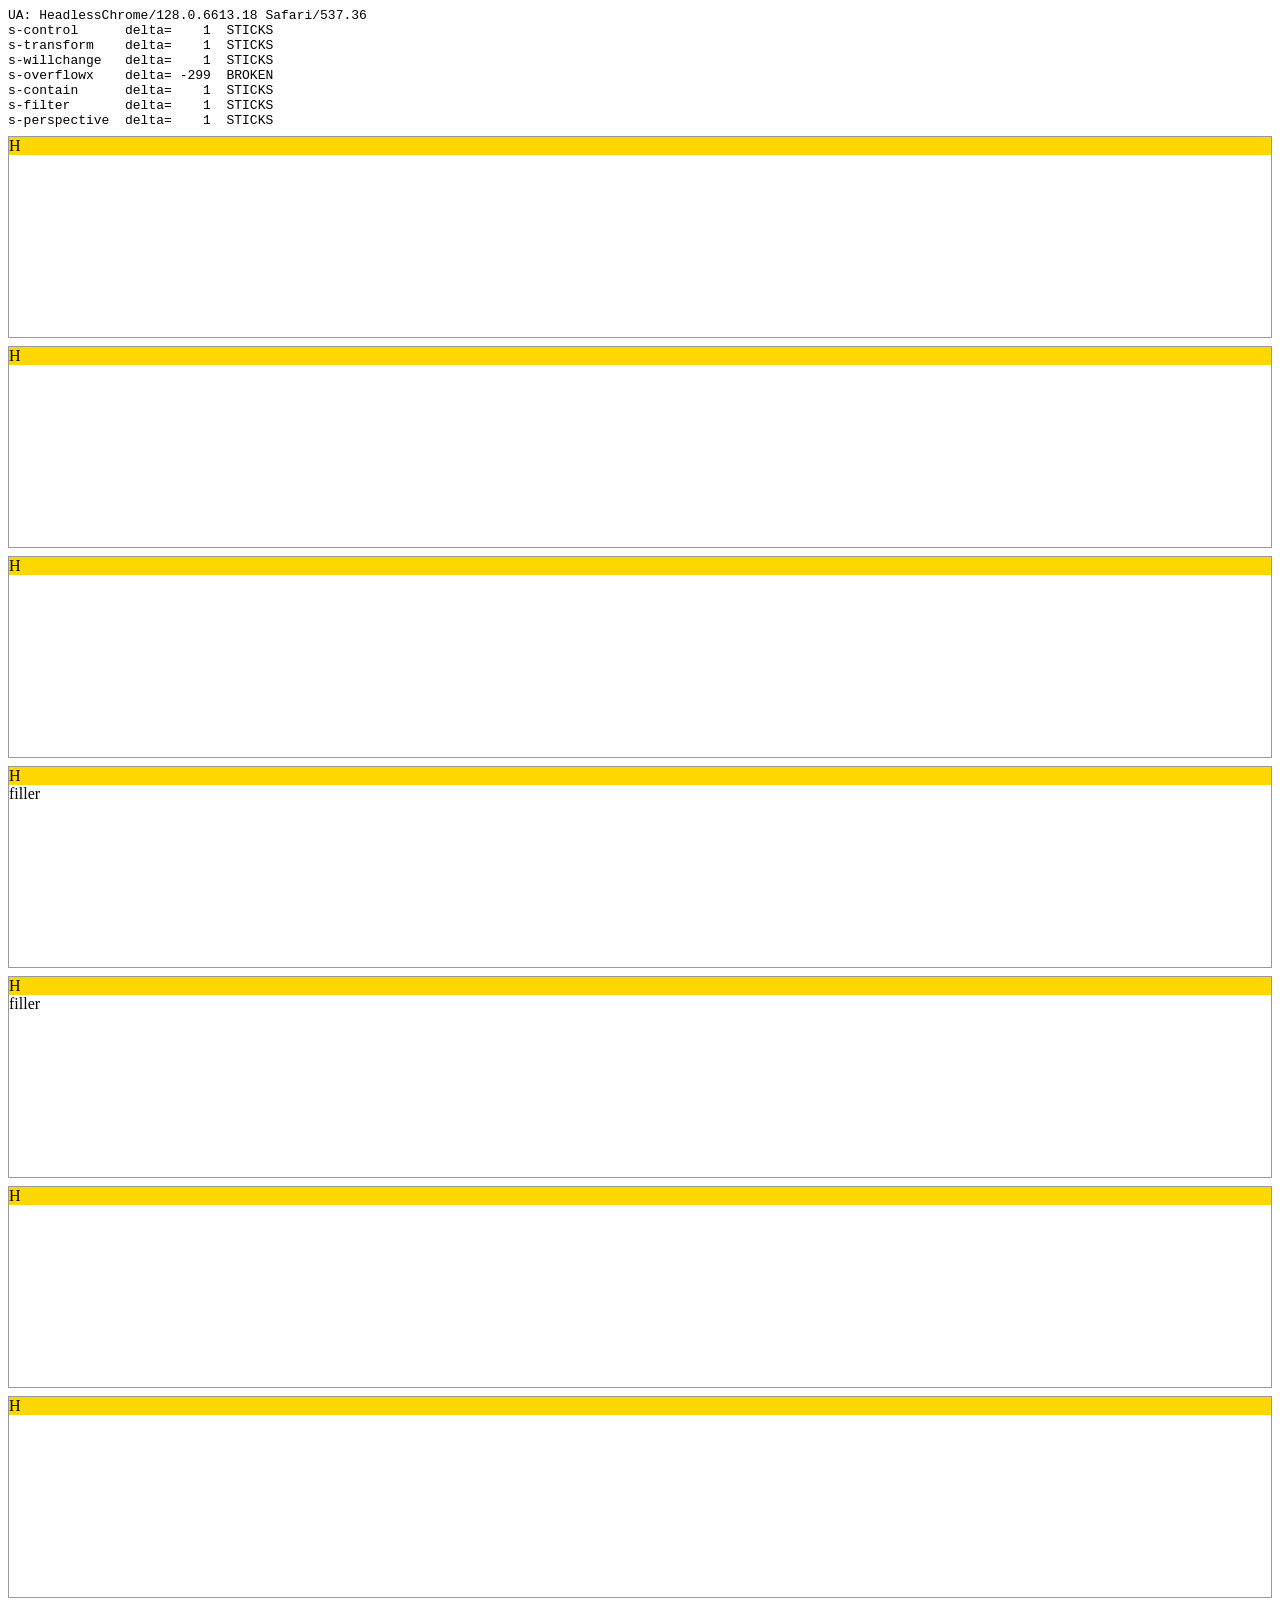
<file: research/2026-07-09-research-lines/sticky-test.html>
<!DOCTYPE html>
<html><head><meta charset="utf-8"><style>
.scroller { height: 200px; overflow-y: auto; border: 1px solid #999; margin: 8px 0; }
.content { height: 600px; }
.hdr { position: sticky; top: 0; background: gold; }
.t-transform { transform: translateZ(0); }
.t-willchange { will-change: transform; }
.t-overflowx { overflow-x: hidden; }
.t-contain { contain: layout paint; }
.t-filter { filter: brightness(1); }
.t-perspective { perspective: 100px; }
</style></head><body>
<div id="results" style="font-family:monospace; white-space:pre"></div>

<div class="scroller" id="s-control"><div class="content"><div class="hdr">H</div>filler</div></div>
<div class="scroller" id="s-transform"><div class="content t-transform"><div class="hdr">H</div>filler</div></div>
<div class="scroller" id="s-willchange"><div class="content t-willchange"><div class="hdr">H</div>filler</div></div>
<div class="scroller" id="s-overflowx"><div class="content t-overflowx"><div class="hdr">H</div>filler</div></div>
<div class="scroller" id="s-contain"><div class="content t-contain"><div class="hdr">H</div>filler</div></div>
<div class="scroller" id="s-filter"><div class="content t-filter"><div class="hdr">H</div>filler</div></div>
<div class="scroller" id="s-perspective"><div class="content t-perspective"><div class="hdr">H</div>filler</div></div>

<script>
const out = [];
for (const s of document.querySelectorAll('.scroller')) {
  s.scrollTop = 300; // forces sync layout on read below
  const hdr = s.querySelector('.hdr');
  const delta = hdr.getBoundingClientRect().top - s.getBoundingClientRect().top;
  // stuck: header pinned at scroller top (delta ~0-2px incl border). broken: scrolled away (delta ~ -300)
  out.push(`${s.id.padEnd(14)} delta=${delta.toFixed(0).padStart(5)}  ${Math.abs(delta) < 5 ? 'STICKS' : 'BROKEN'}`);
}
document.getElementById('results').textContent = 'UA: ' + navigator.userAgent.split(') ').pop() + '\n' + out.join('\n');
document.title = 'DONE';
</script>
</body></html>
</file>
<file: docs/assets/ne-editorial.css>
/* ==========================================================================
   ne — "editorial monochrome" design system
   Monochrome paper + ink, heavy Unbounded display type, Archivo text,
   1px ink rules, numbered sections, big-number stats, hatch-textured charts.
   Load fonts in <head>:
   <link rel="preconnect" href="https://fonts.googleapis.com">
   <link rel="preconnect" href="https://fonts.gstatic.com" crossorigin>
   <link href="https://fonts.googleapis.com/css2?family=Unbounded:wght@300;500;800&family=Archivo:ital,wght@0,400;0,500;0,600;1,400&display=swap" rel="stylesheet">
   ========================================================================== */

/* ---------- 1. tokens ---------- */
:root{
  color-scheme:light;
  /* surfaces */
  --ne-paper:#EDEDED;      /* page background: warm-less light grey, never pure white */
  --ne-paper-2:#F5F5F5;    /* boxed surfaces: charts, tables, cards, callouts */
  --ne-white:#FFFFFF;      /* rare: thumbnails / tiles inside a box */
  /* ink */
  --ne-ink:#111111;        /* text, rules, solid fills */
  --ne-ink-2:#3A3A3A;      /* secondary text, intros, legends */
  --ne-ink-3:#6E6E6E;      /* captions, ticks, meta, footers */
  --ne-line:#111111;       /* structural 1px rules (always = ink) */
  --ne-hair:#BDBDBD;       /* hairlines inside boxes: table rows, grid lines */
  /* the only "colours": greys used as data values */
  --ne-grey:#8A8A8A;       /* mid series fill */
  --ne-grey-2:#C9C9C9;     /* light series fill */

  /* type */
  --ne-display:"Unbounded","Archivo",ui-sans-serif,sans-serif;
  --ne-text:"Archivo",ui-sans-serif,system-ui,-apple-system,"Segoe UI",sans-serif;
  --ne-mono:ui-monospace,"SF Mono",SFMono-Regular,Menlo,Consolas,monospace;

  /* type scale (fluid; min at 360px, max at ~1120px) */
  --ne-fs-wordmark:clamp(56px,14vw,150px);  /* one word, Unbounded 800, -.06em */
  --ne-fs-stat:clamp(44px,9vw,104px);       /* big numbers, Unbounded 800, -.05em */
  --ne-fs-h2:clamp(22px,3.4vw,34px);        /* section titles, Unbounded 800, caps */
  --ne-fs-h1:clamp(18px,2.8vw,28px);        /* hero headline, Archivo 500, caps */
  --ne-fs-lead:clamp(18px,2.4vw,24px);      /* answer paragraph, Archivo 500 */
  --ne-fs-body:16px;
  --ne-fs-intro:15px;
  --ne-fs-small:13px;
  --ne-fs-label:12px;                        /* caps labels, tracked .14em */
  --ne-fs-micro:11px;                        /* nav, legends, footer, tracked .12–.16em */

  /* spacing (multiples of ~2px, the site's rhythm) */
  --ne-gutter:16px;
  --ne-s1:4px; --ne-s2:8px; --ne-s3:12px; --ne-s4:16px; --ne-s5:18px; --ne-s6:28px; --ne-s7:34px; --ne-s8:72px;
  --ne-max:1120px;
  --ne-rule:1px solid var(--ne-line);
  --ne-hairline:1px solid var(--ne-hair);

  /* motion */
  --ne-ease:cubic-bezier(.2,.7,.2,1);
}
/* dark: follows the OS unless the reader forced light */
@media (prefers-color-scheme:dark){
  :root:not([data-theme="light"]){
    color-scheme:dark;
    --ne-paper:#111111; --ne-paper-2:#181818; --ne-white:#0A0A0A;
    --ne-ink:#F2F2F2; --ne-ink-2:#CFCFCF; --ne-ink-3:#9A9A9A; --ne-line:#F2F2F2; --ne-hair:#3A3A3A;
    --ne-grey:#8A8A8A; --ne-grey-2:#3E3E3E;
  }
}
/* dark: forced by the toggle */
:root[data-theme="dark"]{
  color-scheme:dark;
  --ne-paper:#111111; --ne-paper-2:#181818; --ne-white:#0A0A0A;
  --ne-ink:#F2F2F2; --ne-ink-2:#CFCFCF; --ne-ink-3:#9A9A9A; --ne-line:#F2F2F2; --ne-hair:#3A3A3A;
  --ne-grey:#8A8A8A; --ne-grey-2:#3E3E3E;
}

/* ---------- 2. base ---------- */
*,*::before,*::after{box-sizing:border-box}
html{scroll-behavior:smooth;-webkit-text-size-adjust:100%}
body{margin:0;background:var(--ne-paper);color:var(--ne-ink);font-family:var(--ne-text);font-size:var(--ne-fs-body);line-height:1.5;-webkit-font-smoothing:antialiased;overflow-x:hidden}
img,svg,video{max-width:100%}
h1,h2,h3,h4{margin:0;font-family:var(--ne-display);font-weight:800;letter-spacing:-.02em;line-height:1.05}
h2{font-size:var(--ne-fs-h2);text-transform:uppercase}
h3{font-family:var(--ne-text);font-size:14px;font-weight:600;letter-spacing:.06em;text-transform:uppercase;line-height:1.2}
p{margin:0}
p + p{margin-top:.8em}
a{color:inherit;text-decoration-thickness:1px;text-underline-offset:.18em}
a:hover{text-decoration-thickness:2px}
:focus-visible{outline:2px solid var(--ne-ink);outline-offset:2px}
::selection{background:var(--ne-ink);color:var(--ne-paper)}
b,strong{font-weight:600}
[hidden]{display:none!important}

.ne-page{max-width:var(--ne-max);margin:0 auto;padding:0 var(--ne-gutter) var(--ne-s8)}
.ne-small{font-size:var(--ne-fs-small);color:var(--ne-ink-3)}
.ne-label{font-size:var(--ne-fs-label);letter-spacing:.14em;text-transform:uppercase;color:var(--ne-ink-2)}
.ne-star{font-family:var(--ne-display);font-weight:300;font-size:22px;line-height:1}
.ne-num-tab{font-variant-numeric:tabular-nums}

/* ---------- 3. top bar / nav / toggles ---------- */
.ne-top{display:flex;justify-content:space-between;align-items:center;gap:14px;padding:16px 0 14px;border-bottom:var(--ne-rule);font-size:var(--ne-fs-micro);letter-spacing:.16em;text-transform:uppercase}
.ne-top .ne-l,.ne-top .ne-r{display:flex;gap:14px;align-items:center;min-width:0}
.ne-top a{text-decoration:none;padding-bottom:2px;border-bottom:1px solid transparent}
.ne-top a:hover,.ne-top a[aria-current="page"]{border-bottom-color:var(--ne-line)}
.ne-top button{background:none;border:0;color:inherit;font:inherit;letter-spacing:inherit;text-transform:inherit;cursor:pointer;padding:0 0 2px;border-bottom:1px solid transparent}
.ne-top button[aria-pressed="true"]{border-bottom-color:var(--ne-line)}
.ne-top button:hover{border-bottom-color:var(--ne-hair)}
.ne-nav{display:flex;gap:14px;flex-wrap:wrap}
/* segmented toggle (boxed; selected = inverted) */
.ne-toggle{display:inline-flex;border:var(--ne-rule);font-size:var(--ne-fs-micro);letter-spacing:.1em;text-transform:uppercase}
.ne-toggle button{background:none;border:0;padding:4px 10px;font:inherit;color:var(--ne-ink-2);cursor:pointer;letter-spacing:inherit;text-transform:inherit}
.ne-toggle button[aria-pressed="true"]{background:var(--ne-ink);color:var(--ne-paper)}

/* ---------- 4. hero ---------- */
.ne-wordmark{font-family:var(--ne-display);font-weight:800;font-size:var(--ne-fs-wordmark);letter-spacing:-.06em;line-height:.95;text-transform:uppercase;margin:28px 0 8px;overflow-wrap:anywhere}
.ne-tag{display:flex;justify-content:space-between;align-items:flex-end;gap:16px;padding:0 0 18px;border-bottom:var(--ne-rule)}
.ne-tag h1{font-family:var(--ne-text);font-size:var(--ne-fs-h1);font-weight:500;letter-spacing:-.01em;text-transform:uppercase;line-height:1.15;max-width:24ch}
.ne-arrow{width:44px;height:44px;border:var(--ne-rule);border-radius:50%;display:grid;place-items:center;flex:none;font-size:18px;text-decoration:none;color:var(--ne-ink);transition:background .15s,color .15s}
.ne-arrow:hover{background:var(--ne-ink);color:var(--ne-paper)}
.ne-answer{padding:28px 0 6px;border-bottom:var(--ne-rule)}
.ne-lead{font-size:var(--ne-fs-lead);line-height:1.3;max-width:36ch;font-weight:500}

/* ---------- 5. big-number stats ---------- */
.ne-stats{display:grid;grid-template-columns:repeat(2,minmax(0,1fr));margin-top:22px;border-top:var(--ne-rule)}
.ne-stats--3{grid-template-columns:repeat(3,minmax(0,1fr))}
.ne-stat{padding:16px 16px 14px;border-bottom:var(--ne-rule);border-right:var(--ne-rule);min-width:0}
.ne-stat:first-child{padding-left:0}
.ne-stat:last-child{border-right:0;padding-right:0}
.ne-stat .ne-big{font-family:var(--ne-display);font-weight:800;font-size:var(--ne-fs-stat);letter-spacing:-.05em;line-height:.95;font-variant-numeric:tabular-nums}
.ne-stats--3 .ne-big{font-size:clamp(40px,7vw,80px)}
.ne-big sup,.ne-big small{font-size:.4em;letter-spacing:0;font-weight:500}
.ne-big sup{vertical-align:top;position:relative;top:.55em}
.ne-stat .ne-lab{font-size:var(--ne-fs-label);letter-spacing:.14em;text-transform:uppercase;margin-top:8px;color:var(--ne-ink-2)}
.ne-stat .ne-sub{font-size:var(--ne-fs-small);color:var(--ne-ink-3);margin-top:4px}

/* numbered takeaways (01, 02 …) */
.ne-takeaways{list-style:none;margin:0;padding:0}
.ne-takeaways li{display:grid;grid-template-columns:44px 1fr;gap:10px;padding:16px 0;border-bottom:var(--ne-rule);line-height:1.45}
.ne-takeaways li:last-child{border-bottom:0}
.ne-takeaways li > b{font-family:var(--ne-display);font-weight:500;font-size:22px;letter-spacing:-.03em;line-height:1}
.ne-takeaways li p{max-width:64ch}

/* ---------- 6. sections ---------- */
.ne-section{padding:34px 0 8px}
.ne-sec{display:flex;justify-content:space-between;align-items:baseline;gap:12px;padding-bottom:12px;border-bottom:var(--ne-rule);margin-bottom:18px}
.ne-sec .ne-idx{font-family:var(--ne-display);font-weight:300;font-size:13px;letter-spacing:.1em;flex:none}
.ne-intro{max-width:66ch;color:var(--ne-ink-2);margin-bottom:18px;font-size:var(--ne-fs-intro)}
.ne-prose{max-width:68ch;font-size:15.5px}
.ne-prose h3{margin:22px 0 8px}
.ne-prose ul,.ne-prose ol{padding-left:1.2em;margin:.6em 0}
.ne-prose li{margin:.25em 0}

/* grid helpers */
.ne-two{display:grid;grid-template-columns:repeat(2,minmax(0,1fr));gap:18px}
.ne-split{display:grid;grid-template-columns:minmax(0,1fr) minmax(0,1.6fr);gap:18px;align-items:start}
@media (max-width:860px){.ne-two,.ne-split{grid-template-columns:1fr}}

/* ---------- 7. inverted panel (menu-style rows) ---------- */
.ne-panel{background:var(--ne-ink);color:var(--ne-paper);padding:6px 18px 8px;margin:0 0 18px}
:root[data-theme="dark"] .ne-panel{background:var(--ne-paper-2);color:var(--ne-ink);border:var(--ne-rule)}
@media (prefers-color-scheme:dark){:root:not([data-theme="light"]) .ne-panel{background:var(--ne-paper-2);color:var(--ne-ink);border:var(--ne-rule)}}
.ne-rows{list-style:none;margin:0;padding:0}
.ne-rows li{display:flex;justify-content:space-between;align-items:baseline;gap:12px;padding:14px 0;border-bottom:1px solid currentColor}
.ne-rows li:last-child{border-bottom:0}
.ne-rows .ne-k{font-size:clamp(15px,2vw,20px);font-weight:500;letter-spacing:-.01em;text-transform:uppercase}
.ne-rows .ne-v{font-size:var(--ne-fs-label);letter-spacing:.1em;text-transform:uppercase;text-align:right}
.ne-rows .ne-v b{font-family:var(--ne-display);font-weight:500;font-size:16px;letter-spacing:-.02em;text-transform:none}
.ne-rows a{text-decoration:none;border-bottom:1px solid currentColor}

/* ---------- 8. cards (a row of boxed columns sharing borders) ---------- */
.ne-cards{display:grid;grid-template-columns:repeat(3,minmax(0,1fr));border:var(--ne-rule);background:var(--ne-paper-2)}
.ne-card{padding:16px;border-right:var(--ne-rule);min-width:0}
.ne-card:last-child{border-right:0}
.ne-card .ne-sw{width:100%;height:10px;margin-bottom:12px;border:var(--ne-rule)}
.ne-card .ne-name{font-family:var(--ne-display);font-weight:800;font-size:18px;letter-spacing:-.03em;text-transform:uppercase}
.ne-card .ne-role{font-size:var(--ne-fs-small);color:var(--ne-ink-2);margin:6px 0 10px}
.ne-card .ne-meta{margin-top:12px;padding-top:10px;border-top:var(--ne-hairline);font-size:var(--ne-fs-micro);letter-spacing:.08em;text-transform:uppercase;color:var(--ne-ink-3)}
.ne-card .ne-meta b{display:block;font-family:var(--ne-display);font-weight:500;font-size:20px;letter-spacing:-.03em;color:var(--ne-ink);text-transform:none;margin-top:2px}
@media (max-width:720px){.ne-cards{grid-template-columns:1fr}.ne-card{border-right:0;border-bottom:var(--ne-rule)}.ne-card:last-child{border-bottom:0}}

/* tile grid (separate boxes, e.g. links / thumbnails) */
.ne-tiles{display:grid;grid-template-columns:repeat(auto-fill,minmax(220px,1fr));gap:14px}
.ne-tile{border:var(--ne-rule);display:flex;flex-direction:column;min-width:0;background:var(--ne-paper-2)}
.ne-tile img{display:block;width:100%;height:auto;aspect-ratio:16/9;object-fit:cover;border-bottom:var(--ne-rule);filter:grayscale(1) contrast(1.05)}
.ne-tile .ne-body{padding:12px 14px 14px;display:flex;flex-direction:column;gap:6px;flex:1}
.ne-tile .ne-t{font-family:var(--ne-display);font-weight:500;font-size:14px;letter-spacing:-.02em;text-transform:uppercase}
.ne-tile .ne-m{font-size:12.5px;color:var(--ne-ink-2)}
.ne-links{display:flex;gap:12px;font-size:var(--ne-fs-micro);letter-spacing:.12em;text-transform:uppercase;margin-top:auto;padding-top:8px;flex-wrap:wrap}
.ne-links a{text-decoration:none;border-bottom:var(--ne-rule);white-space:nowrap}

/* ---------- 9. buttons & links ---------- */
.ne-btn{display:inline-flex;align-items:center;gap:10px;padding:10px 16px;border:var(--ne-rule);background:transparent;color:var(--ne-ink);font:600 var(--ne-fs-micro)/1 var(--ne-text);letter-spacing:.14em;text-transform:uppercase;text-decoration:none;cursor:pointer;transition:background .15s,color .15s}
.ne-btn:hover{background:var(--ne-ink);color:var(--ne-paper)}
.ne-btn--solid{background:var(--ne-ink);color:var(--ne-paper)}
.ne-btn--solid:hover{background:transparent;color:var(--ne-ink)}
.ne-actions{display:flex;gap:10px;flex-wrap:wrap;margin-top:18px}
.ne-link{font-size:var(--ne-fs-micro);letter-spacing:.12em;text-transform:uppercase;text-decoration:none;border-bottom:var(--ne-rule)}

/* ---------- 10. callout / note ---------- */
.ne-note{border:var(--ne-rule);padding:12px 14px;font-size:14px;margin-bottom:14px;background:var(--ne-paper-2)}
.ne-note > b{text-transform:uppercase;letter-spacing:.08em;font-size:var(--ne-fs-label)}
.ne-note--strong{border-left-width:6px}

/* ---------- 11. code ---------- */
code,kbd{font-family:var(--ne-mono);font-size:.9em}
:not(pre) > code{padding:1px 5px;border:var(--ne-hairline);background:var(--ne-paper-2)}
.ne-code{border:var(--ne-rule);background:var(--ne-paper-2);margin:0 0 18px;min-width:0}
.ne-code .ne-code-h{display:flex;justify-content:space-between;gap:10px;padding:8px 12px;border-bottom:var(--ne-rule);font-size:var(--ne-fs-micro);letter-spacing:.12em;text-transform:uppercase;color:var(--ne-ink-3)}
.ne-code pre{margin:0;padding:14px 12px;overflow-x:auto;-webkit-overflow-scrolling:touch;font-family:var(--ne-mono);font-size:13px;line-height:1.55;color:var(--ne-ink)}
.ne-code pre code{font-size:inherit;padding:0;border:0;background:none}
.ne-code .ne-c{color:var(--ne-ink-3)}          /* comment */
.ne-code .ne-p{color:var(--ne-ink-3);user-select:none} /* prompt "$" */

/* ---------- 12. charts (monochrome; value + texture + direct label) ---------- */
.ne-chart{border:var(--ne-rule);padding:16px 14px 10px;margin:0 0 18px;background:var(--ne-paper-2);min-width:0}
.ne-chart h3{margin-bottom:2px}
.ne-chart .ne-cap{font-size:var(--ne-fs-small);color:var(--ne-ink-3);margin-bottom:10px}
.ne-chart svg{display:block;width:100%;height:auto;overflow:visible}
.ne-chart svg text{font-family:var(--ne-text);font-size:12px;fill:var(--ne-ink-2)}
.ne-chart svg .ne-tick{fill:var(--ne-ink-3);font-variant-numeric:tabular-nums;font-size:11px}
.ne-chart svg .ne-lbl{fill:var(--ne-ink);font-weight:600}
.ne-chart svg .ne-grid line{stroke:var(--ne-hair);stroke-width:1}
.ne-chart svg .ne-bar{stroke:var(--ne-ink);stroke-width:1}
.ne-chart svg .ne-line{fill:none;stroke:var(--ne-ink);stroke-width:1.5}
.ne-chart svg .ne-line--key{stroke-width:2.5}
.ne-chart svg .ne-dot{stroke:var(--ne-ink);stroke-width:1}
.ne-chart svg .ne-halo{fill:var(--ne-paper-2)}
.ne-legend{display:flex;gap:16px;flex-wrap:wrap;font-size:var(--ne-fs-micro);color:var(--ne-ink-2);margin-top:8px;letter-spacing:.06em;text-transform:uppercase}
.ne-legend span{display:inline-flex;align-items:center;gap:7px}
.ne-legend i{width:16px;height:12px;display:inline-block;border:var(--ne-rule)}
.ne-legend i.ne-l-line{height:0;border:0;border-top:2px solid var(--ne-ink);width:22px}
/* swatch fills, identical to the SVG patterns below */
.ne-fill-ink{background:var(--ne-ink)}
.ne-fill-grey{background:var(--ne-grey)}
.ne-fill-light{background:var(--ne-grey-2)}
.ne-fill-paper{background:var(--ne-paper-2)}
/* stripe direction matches the SVG patterns: ne-hatch runs '/', ne-hatch2 runs '\' */
.ne-fill-hatch{background:repeating-linear-gradient(135deg,var(--ne-ink) 0 2px,var(--ne-paper-2) 2px 6px)}
.ne-fill-hatch2{background:repeating-linear-gradient(45deg,var(--ne-ink) 0 1px,var(--ne-paper-2) 1px 6px)}
/* tooltip */
.ne-tip{position:fixed;pointer-events:none;background:var(--ne-ink);color:var(--ne-paper);font-size:12.5px;padding:8px 10px;opacity:0;transition:opacity .12s;max-width:260px;z-index:9;line-height:1.35}

/* ---------- 13. tables ---------- */
.ne-tbl-tools{display:flex;justify-content:space-between;align-items:center;gap:10px;margin-bottom:10px;font-size:var(--ne-fs-small);color:var(--ne-ink-3);flex-wrap:wrap}
.ne-tbl{border:var(--ne-rule);overflow-x:auto;-webkit-overflow-scrolling:touch;max-width:100%;background:var(--ne-paper-2);margin-bottom:18px}
.ne-tbl table{border-collapse:collapse;width:100%;font-size:var(--ne-fs-small)}
.ne-tbl th,.ne-tbl td{padding:10px 12px;text-align:right;border-bottom:var(--ne-hairline);white-space:nowrap}
.ne-tbl th{font-size:10.5px;letter-spacing:.12em;text-transform:uppercase;color:var(--ne-ink-3);font-weight:600;border-bottom:var(--ne-rule)}
.ne-tbl th:first-child,.ne-tbl td:first-child{text-align:left;position:sticky;left:0;background:var(--ne-paper-2);z-index:1}
.ne-tbl td{font-variant-numeric:tabular-nums}
.ne-tbl td.ne-wrap{white-space:normal;min-width:18ch;text-align:left}
.ne-tbl tr:last-child td{border-bottom:0}
.ne-tbl td .ne-sub{display:block;font-size:var(--ne-fs-micro);color:var(--ne-ink-3)}
.ne-tbl th[title]{cursor:help;text-decoration:underline dotted var(--ne-ink-3)}

/* ---------- 14. definition list ---------- */
.ne-dl{margin:0;display:grid;grid-template-columns:max-content 1fr;gap:8px 16px;font-size:14.5px;max-width:74ch}
.ne-dl dt{font-size:var(--ne-fs-micro);letter-spacing:.12em;text-transform:uppercase;color:var(--ne-ink-3);padding-top:3px}
.ne-dl dd{margin:0;padding-bottom:8px;border-bottom:var(--ne-hairline)}
@media (max-width:600px){.ne-dl{grid-template-columns:1fr}.ne-dl dt{padding-top:8px}}

/* ---------- 15. footer ---------- */
.ne-footer{padding:26px 0 0;border-top:var(--ne-rule);margin-top:34px;font-size:var(--ne-fs-micro);letter-spacing:.12em;text-transform:uppercase;color:var(--ne-ink-3);display:flex;justify-content:space-between;gap:12px;flex-wrap:wrap}
.ne-footer a{text-decoration:none;border-bottom:1px solid var(--ne-hair)}
.ne-footer a:hover{color:var(--ne-ink);border-bottom-color:var(--ne-line)}

/* ---------- 16. language blocks ---------- */
/* Every translatable block carries data-lang="en" or "es"; the script hides the other. */
html[lang="es"] [data-lang="en"],html:not([lang="es"]) [data-lang="es"]{display:none!important}

/* ---------- 17. motion ---------- */
.ne-reveal{opacity:0;transform:translateY(10px);animation:ne-rise .6s var(--ne-ease) forwards}
.ne-reveal--2{animation-delay:.05s}
.ne-reveal--3{animation-delay:.1s}
@keyframes ne-rise{to{opacity:1;transform:none}}
@media (prefers-reduced-motion:reduce){html{scroll-behavior:auto}.ne-reveal{animation:none;opacity:1;transform:none}.ne-tip,.ne-btn,.ne-arrow{transition:none}}

/* ---------- 18. mobile ---------- */
@media (max-width:600px){
  .ne-stats,.ne-stats--3{grid-template-columns:1fr}
  .ne-stat{border-right:0;padding-left:0;padding-right:0}
  .ne-tag{flex-direction:column;align-items:flex-start}
  .ne-top{font-size:10px;letter-spacing:.12em}
  .ne-top .ne-l,.ne-top .ne-r{gap:10px}
  .ne-top .ne-nav{display:none}          /* nav moves into the page (.ne-nav-m) on phones */
}
.ne-nav-m{display:none}
@media (max-width:600px){.ne-nav-m{display:flex;gap:14px;flex-wrap:wrap;padding:10px 0;border-bottom:var(--ne-rule);font-size:10px;letter-spacing:.12em;text-transform:uppercase}.ne-nav-m a{text-decoration:none;border-bottom:1px solid var(--ne-hair)}}

/* ---------- 19. print ---------- */
@media print{.ne-top button,.ne-toggle,.ne-tip{display:none}.ne-reveal{opacity:1;transform:none;animation:none}body{background:#fff}}

/* ---------- 20. report extensions (generic; used by research and release pages) ---------- */
/* kicker line above the wordmark */
.ne-kicker{display:flex;flex-wrap:wrap;gap:6px 14px;margin-top:22px;font-size:var(--ne-fs-micro);letter-spacing:.14em;text-transform:uppercase;color:var(--ne-ink-3)}
.ne-kicker a{text-decoration:none;border-bottom:1px solid var(--ne-hair)}
/* four stats as a 2 x 2 grid */
.ne-stats--4 .ne-stat:nth-child(2n){border-right:0;padding-right:0}
.ne-stats--4 .ne-stat:nth-child(2n+1){padding-left:0}
.ne-stats--4 .ne-big{font-size:clamp(40px,7vw,80px)}
.ne-big small{margin-left:.06em;color:var(--ne-ink-3)}
/* verdict badge (inverted) and its outlined twin */
.ne-badge{display:inline-block;padding:3px 7px 2px;background:var(--ne-ink);color:var(--ne-paper);font-size:10.5px;font-weight:600;letter-spacing:.14em;text-transform:uppercase;line-height:1.3;white-space:nowrap}
.ne-badge--outline{background:transparent;color:var(--ne-ink);border:var(--ne-rule);padding:2px 6px 1px}
/* sub-heading inside a section: badge + claim */
.ne-subhead{display:flex;flex-wrap:wrap;align-items:baseline;gap:8px 12px;margin:30px 0 10px;padding-top:14px;border-top:var(--ne-hairline)}
.ne-subhead:first-of-type{margin-top:8px}
.ne-subhead h3{font-family:var(--ne-text);font-size:clamp(17px,2.1vw,21px);font-weight:600;letter-spacing:-.005em;text-transform:none;line-height:1.25;flex:1 1 22ch;min-width:0}
/* boxed pair: "what we know" / "what we don't" */
.ne-pair{display:grid;grid-template-columns:repeat(2,minmax(0,1fr));border:var(--ne-rule);background:var(--ne-paper-2);margin-bottom:18px}
.ne-pair > div{padding:14px 16px;min-width:0}
.ne-pair > div + div{border-left:var(--ne-rule)}
.ne-pair h3{margin-bottom:8px}
.ne-pair ul{margin:0;padding-left:1.1em;font-size:14.5px}
.ne-pair li{margin:.3em 0}
@media (max-width:720px){.ne-pair{grid-template-columns:1fr}.ne-pair > div + div{border-left:0;border-top:var(--ne-rule)}}
/* numbered list for recommendations (reuses takeaway rhythm, boxed) */
.ne-steps{list-style:none;margin:0 0 18px;padding:0;border-top:var(--ne-rule)}
.ne-steps li{display:grid;grid-template-columns:44px minmax(0,1fr);gap:10px;padding:14px 0;border-bottom:var(--ne-hairline)}
.ne-steps li > b{font-family:var(--ne-display);font-weight:500;font-size:18px;letter-spacing:-.03em;line-height:1.1}
.ne-steps h4{font-family:var(--ne-text);font-size:16px;font-weight:600;letter-spacing:0;line-height:1.3;margin-bottom:4px}
.ne-steps p{max-width:66ch;font-size:15px;color:var(--ne-ink-2)}
/* small print meta line (dates, versions) */
.ne-meta-line{font-size:var(--ne-fs-small);color:var(--ne-ink-3);margin:10px 0 0}
.ne-section .ne-prose{margin-bottom:16px}
.ne-prose ul{padding-left:1.1em}
.ne-rows .ne-v{white-space:nowrap}
.ne-nw{white-space:nowrap}
.ne-steps .ne-kv{display:grid;grid-template-columns:max-content minmax(0,1fr);gap:2px 10px;margin-top:4px;font-size:14.5px;color:var(--ne-ink-2)}
.ne-steps .ne-kv dt{font-size:var(--ne-fs-micro);letter-spacing:.12em;text-transform:uppercase;color:var(--ne-ink-3);padding-top:3px}
.ne-steps .ne-kv dd{margin:0 0 4px}
@media (max-width:600px){.ne-steps .ne-kv{grid-template-columns:1fr}.ne-steps .ne-kv dd{margin-bottom:8px}}
/* status marks for adopted / open items */
.ne-st{font-style:normal;font-weight:600;font-size:.72em;letter-spacing:.12em;text-transform:uppercase;border-bottom:1px solid currentColor}
.ne-st-row{margin-bottom:6px}
.ne-response{border-left:6px solid var(--ne-ink);padding:6px 0 6px 12px;margin:-4px 0 18px;font-size:14.5px;max-width:74ch}
.ne-response b{text-transform:uppercase;letter-spacing:.08em;font-size:var(--ne-fs-label)}
/* narrow phones: no sticky first column, let headers and labels wrap so numbers stay visible */
@media (max-width:400px){.ne-tbl th:first-child,.ne-tbl td:first-child{position:static;white-space:normal;min-width:11ch}.ne-tbl th{white-space:normal}.ne-tbl th,.ne-tbl td{padding:8px 8px}}
.ne-kicker .meta{display:inline-flex;flex-wrap:wrap;gap:0 6px}
.ne-kicker .meta span{white-space:nowrap}
</file>
<file: docs/releases/releases.css>
/* Release pages: small additions on top of ../assets/ne-editorial.css. No hue, no radii. */

/* wordmarks here are version numbers or 8–9 letter words: keep them on one line at 360px */
.ne-wordmark{font-size:clamp(40px,12.5vw,150px)}

/* release list: one row per release, stacks on phones */
.rl{list-style:none;margin:0 0 18px;padding:0;border-top:var(--ne-rule)}
.rl li{display:grid;grid-template-columns:minmax(0,11rem) minmax(0,1fr) auto;gap:6px 22px;align-items:baseline;padding:16px 0;border-bottom:var(--ne-rule)}
.rl .rl-v{font-family:var(--ne-display);font-weight:800;font-size:clamp(22px,3.2vw,30px);letter-spacing:-.03em;line-height:1.05;overflow-wrap:anywhere}
.rl .rl-v a{text-decoration:none}
.rl .rl-meta{display:flex;flex-wrap:wrap;align-items:center;gap:6px 10px;margin-bottom:6px;font-size:var(--ne-fs-micro);letter-spacing:.12em;text-transform:uppercase;color:var(--ne-ink-3)}
.rl .rl-sum{max-width:64ch;font-size:15px}
.rl .rl-go{white-space:nowrap}
@media (max-width:720px){.rl li{grid-template-columns:minmax(0,1fr)}.rl .rl-go{justify-self:start;margin-top:4px}}

/* copy button in a code header */
.ne-code .ne-code-h{align-items:center}
.ne-copy{background:none;border:var(--ne-rule);color:var(--ne-ink);font:600 10.5px/1 var(--ne-text);letter-spacing:.14em;text-transform:uppercase;padding:5px 8px;cursor:pointer;transition:background .15s,color .15s}
.ne-copy:hover{background:var(--ne-ink);color:var(--ne-paper)}
.ne-code-h .ne-code-meta{display:flex;gap:10px;align-items:center;flex-wrap:wrap;justify-content:flex-end}

@media (prefers-reduced-motion:reduce){.ne-copy{transition:none}}
</file>
